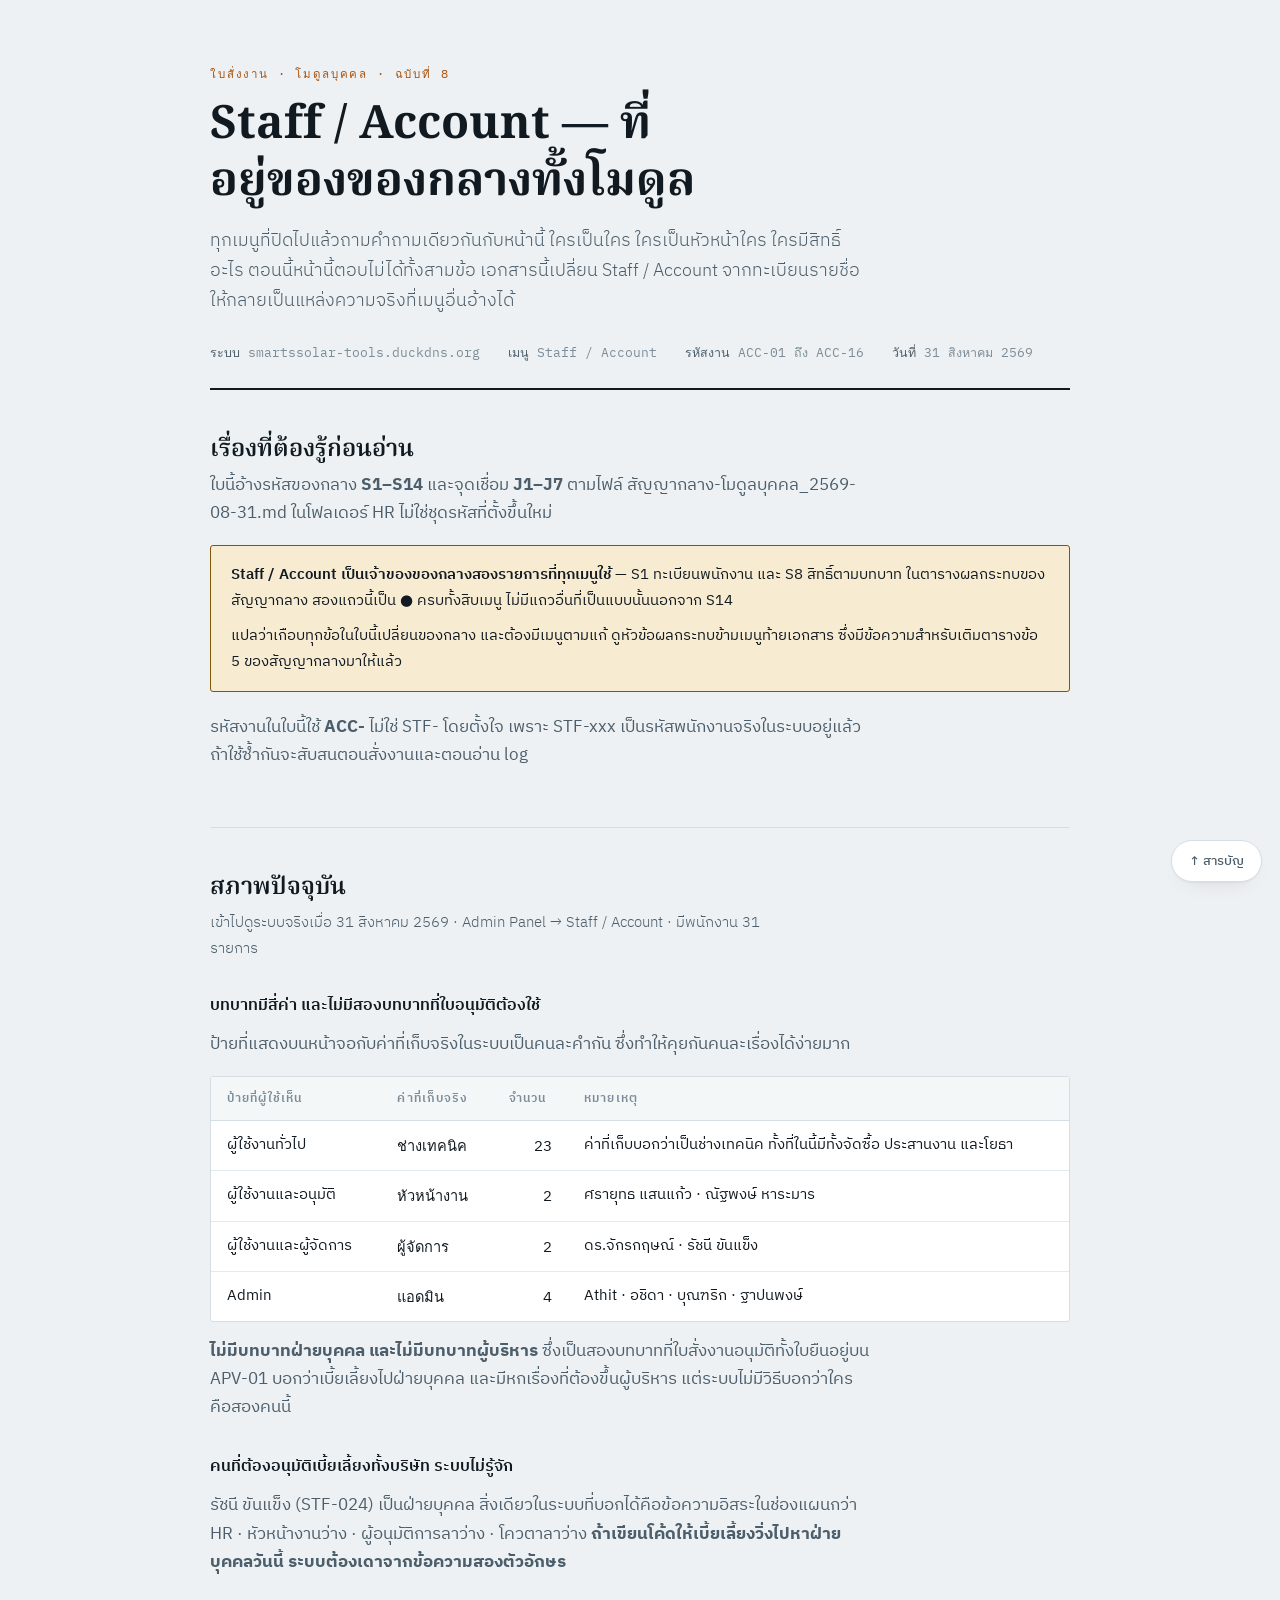
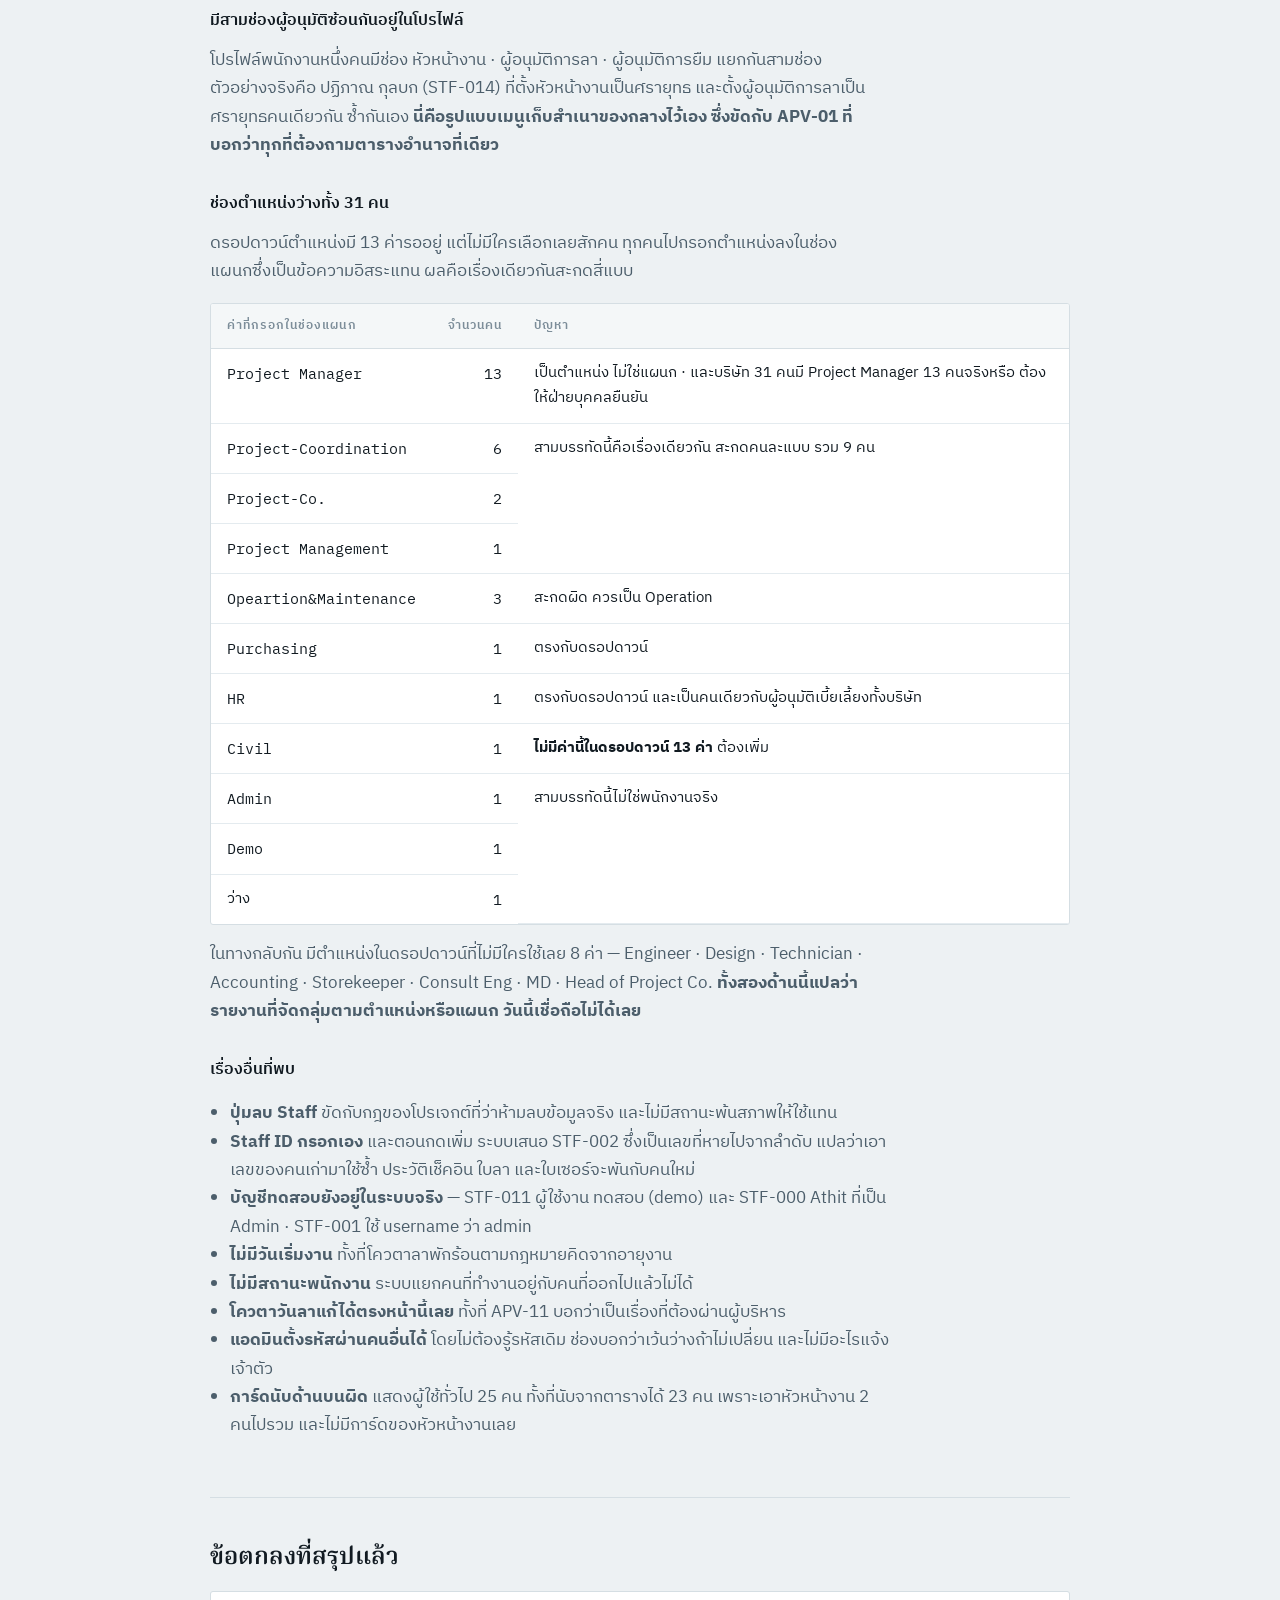
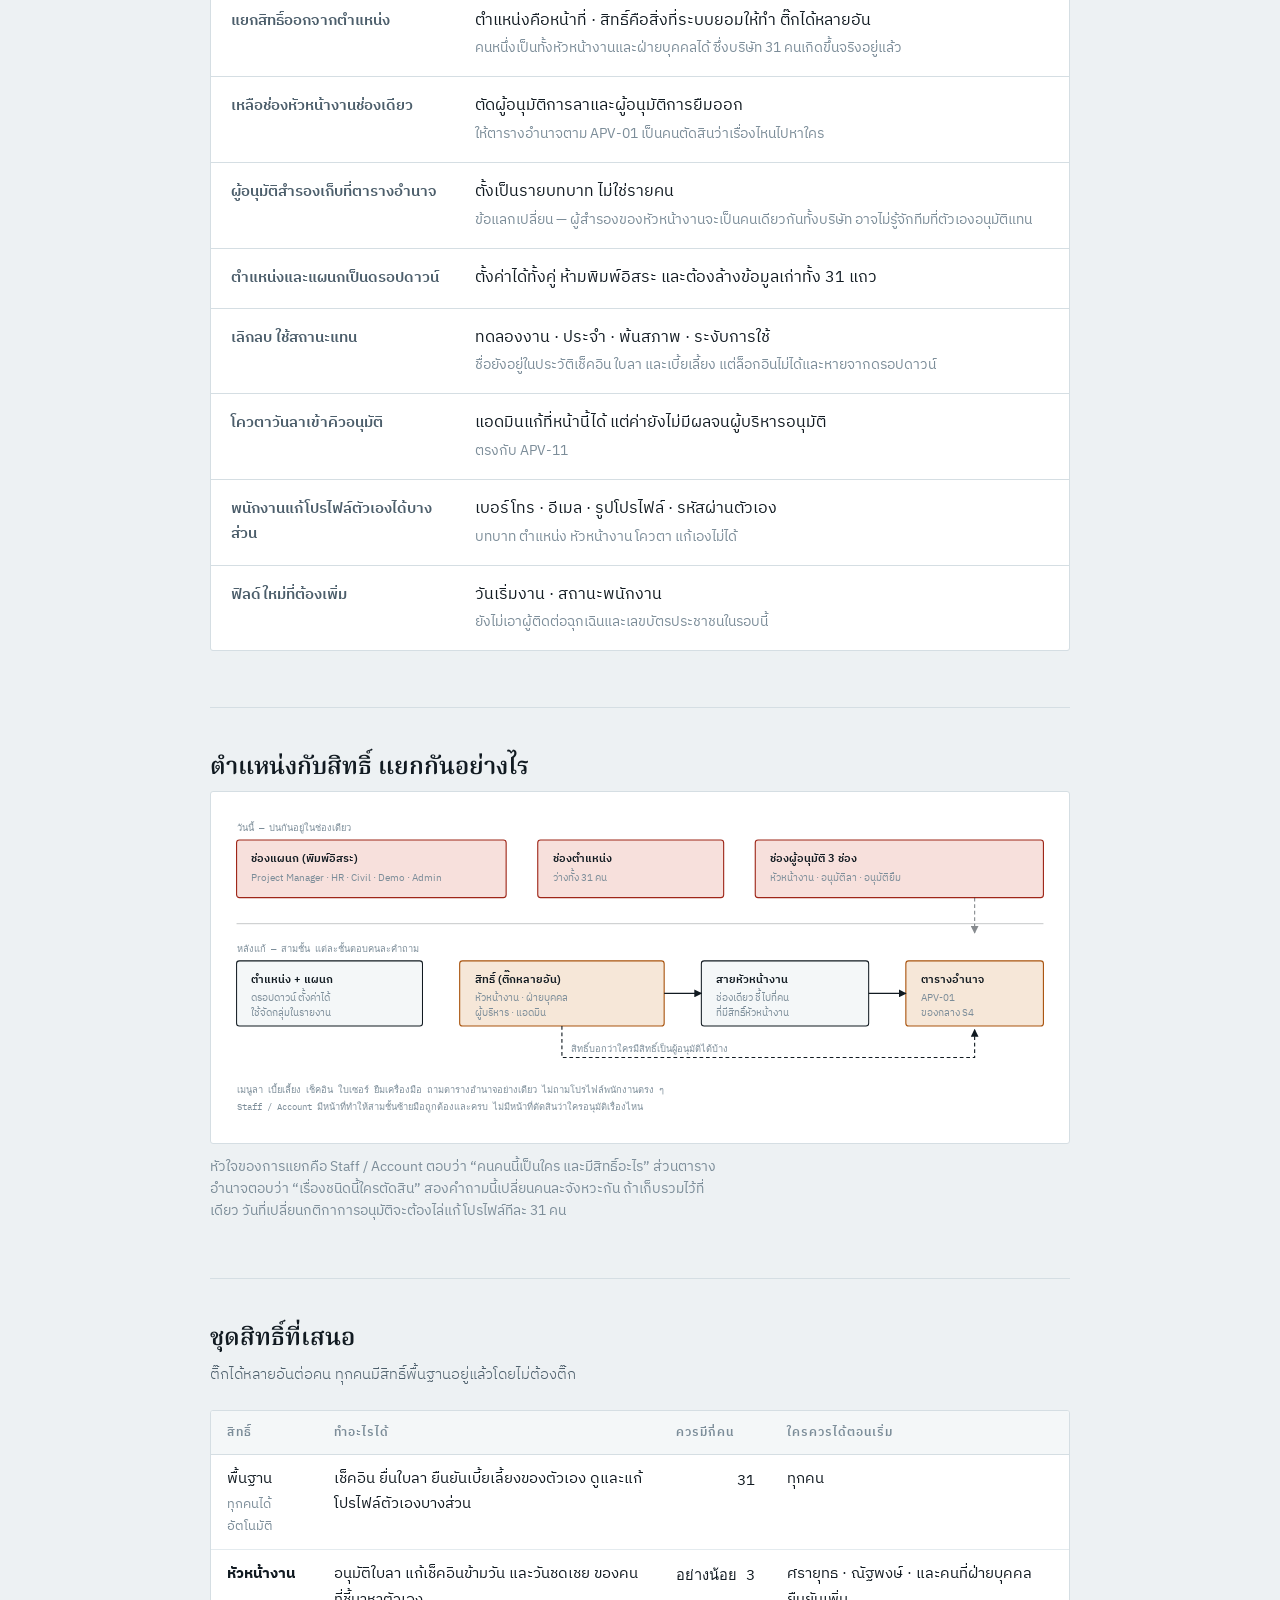
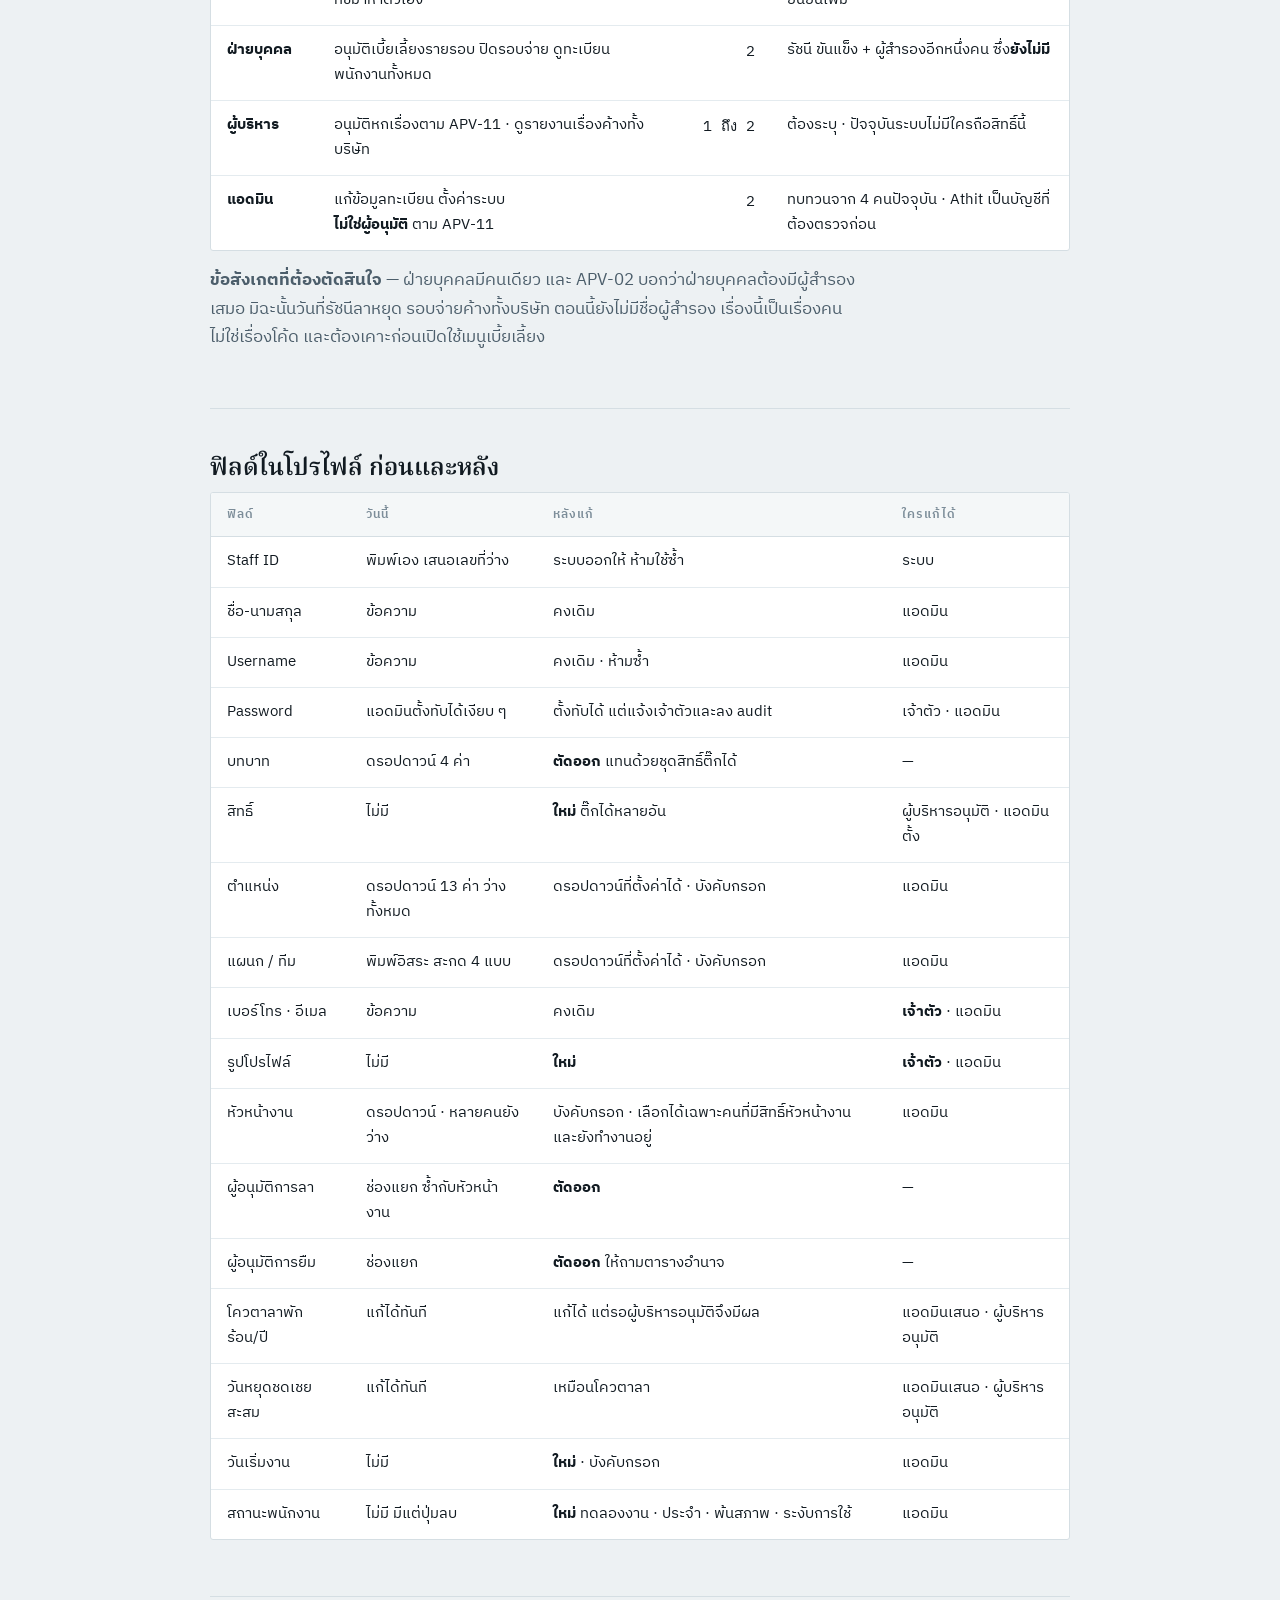
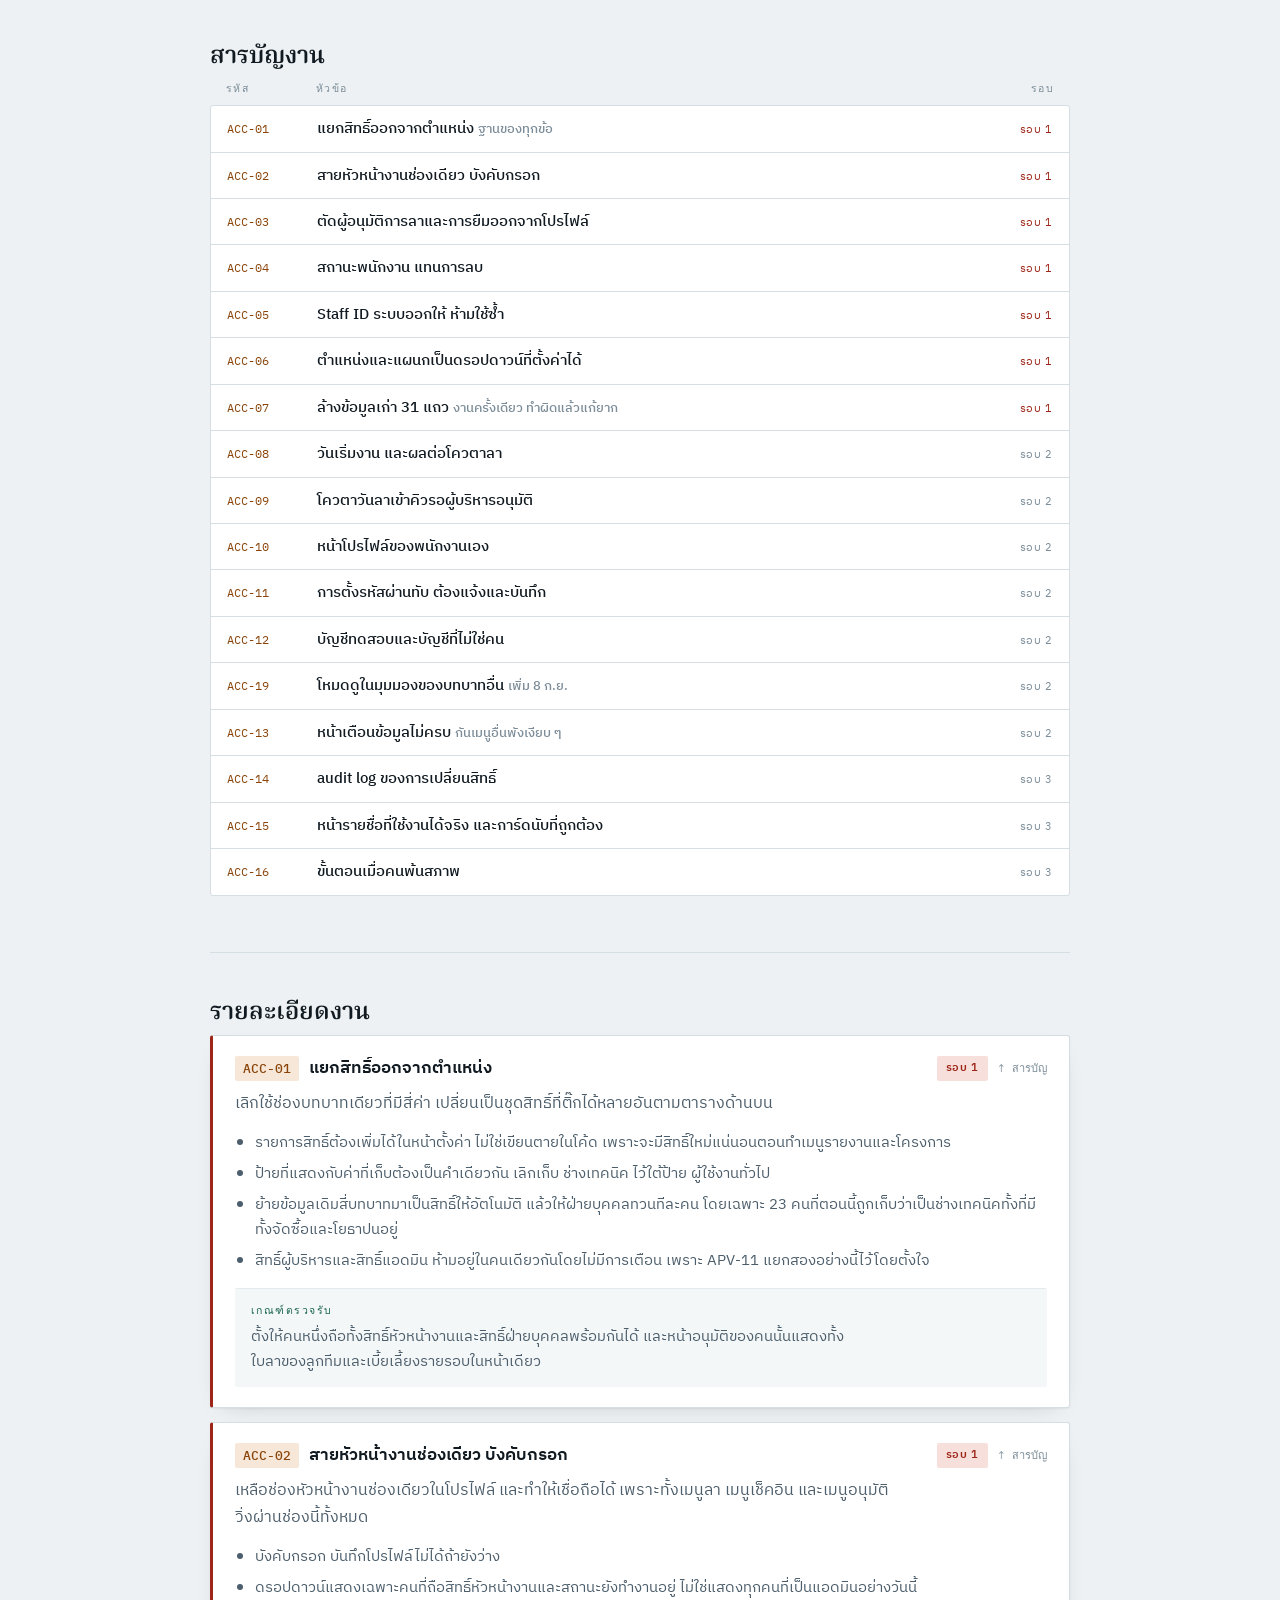
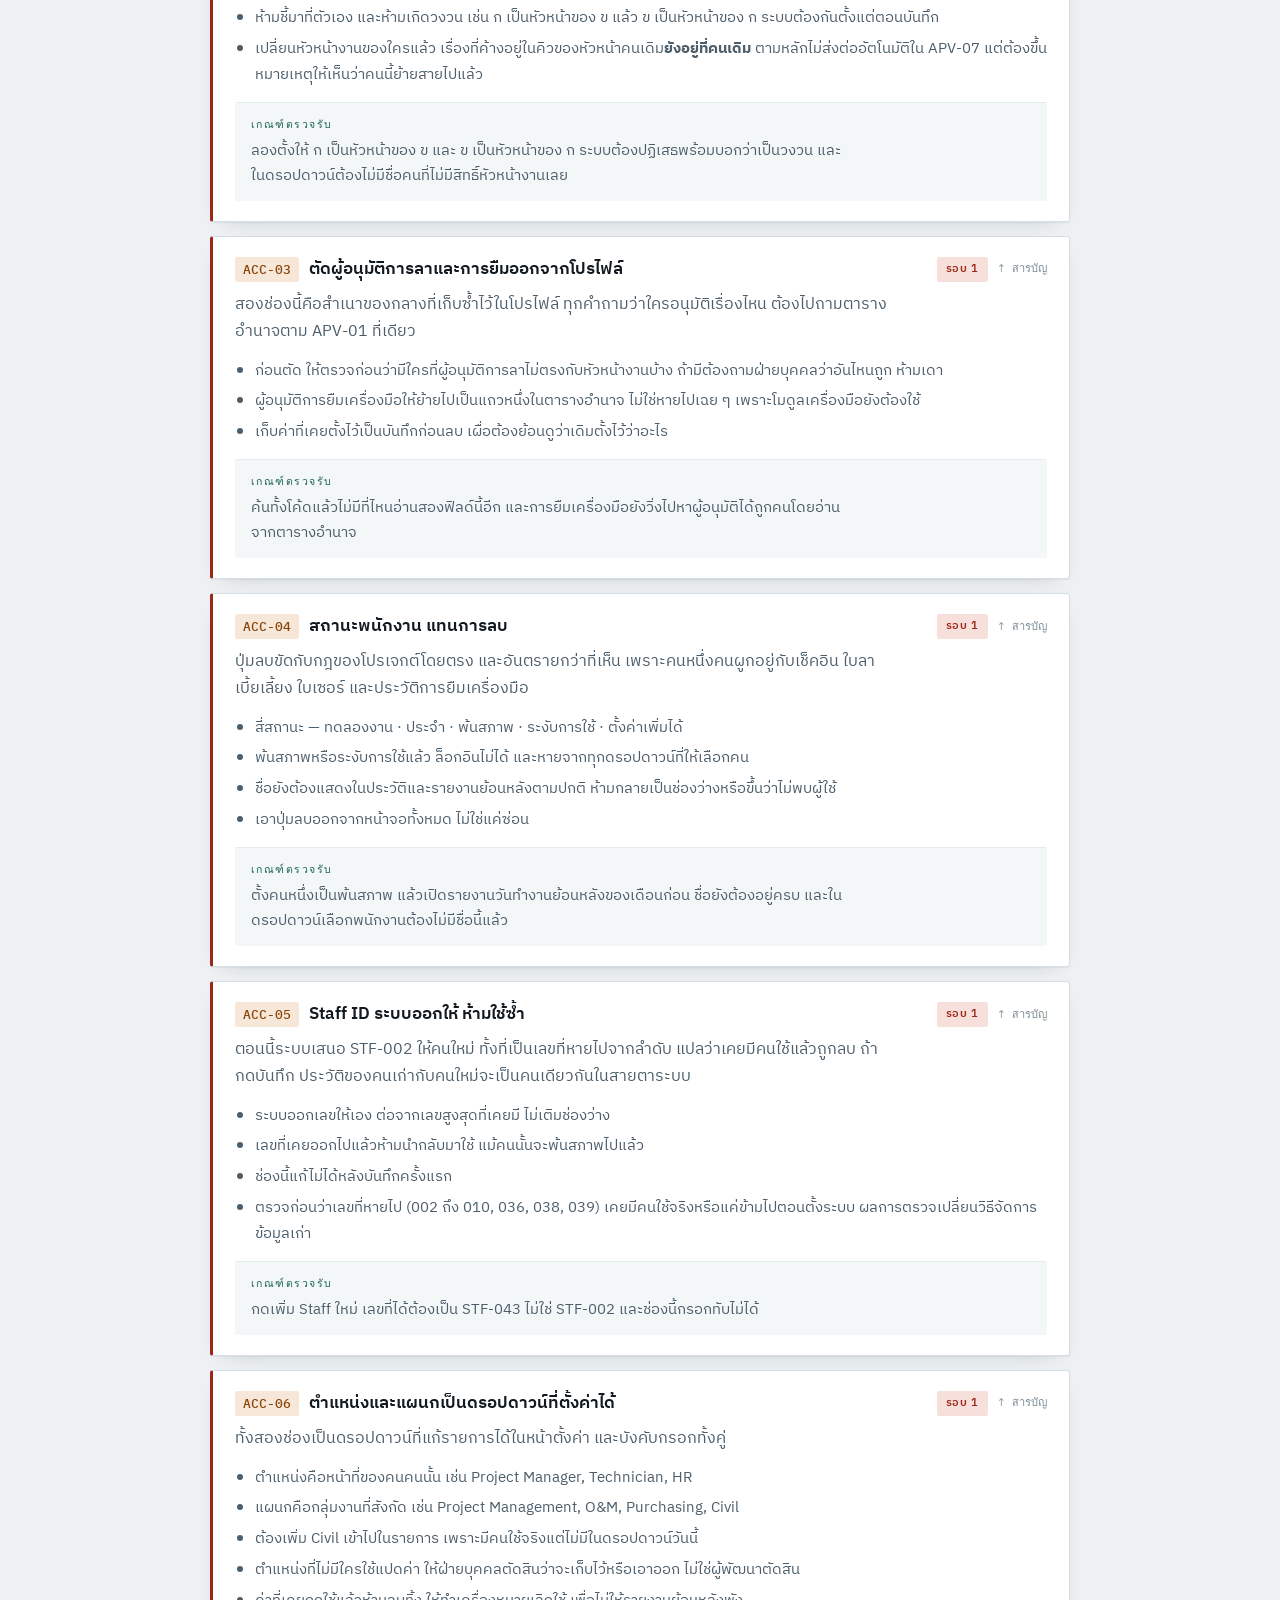
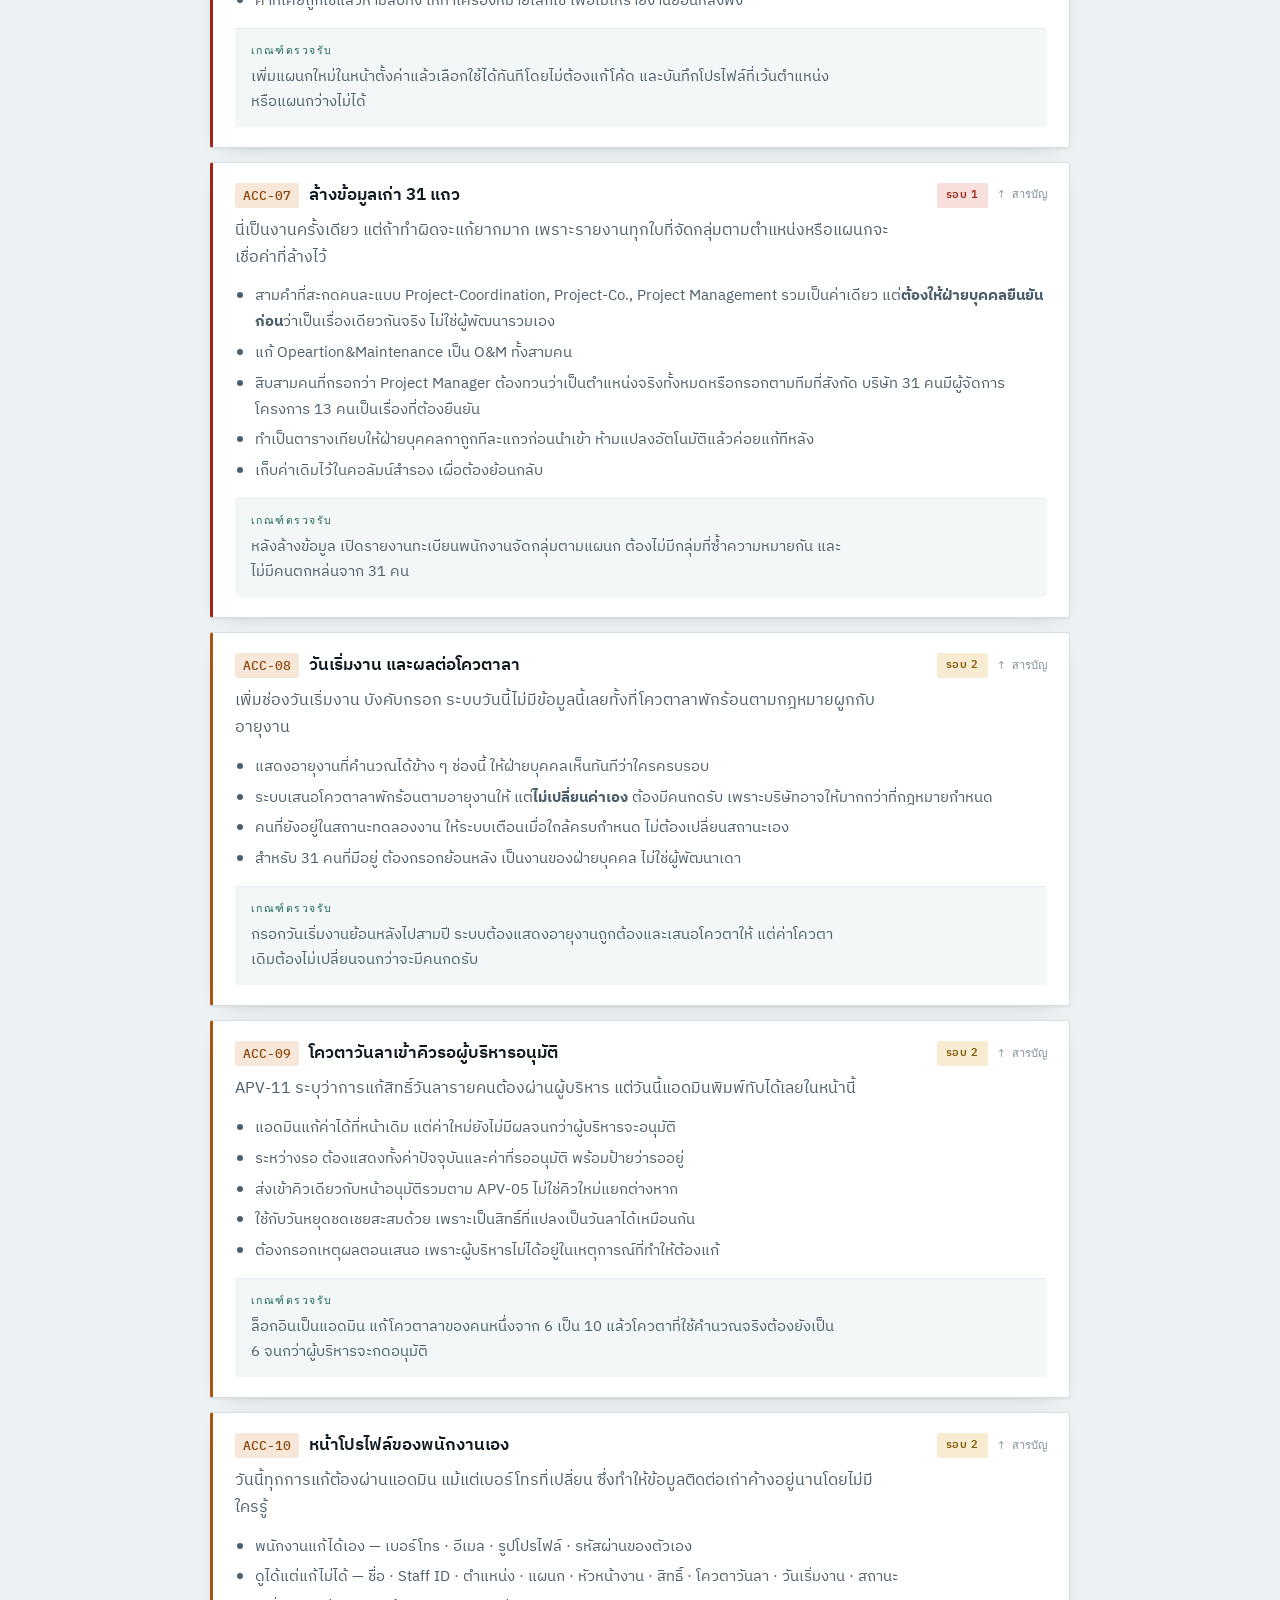
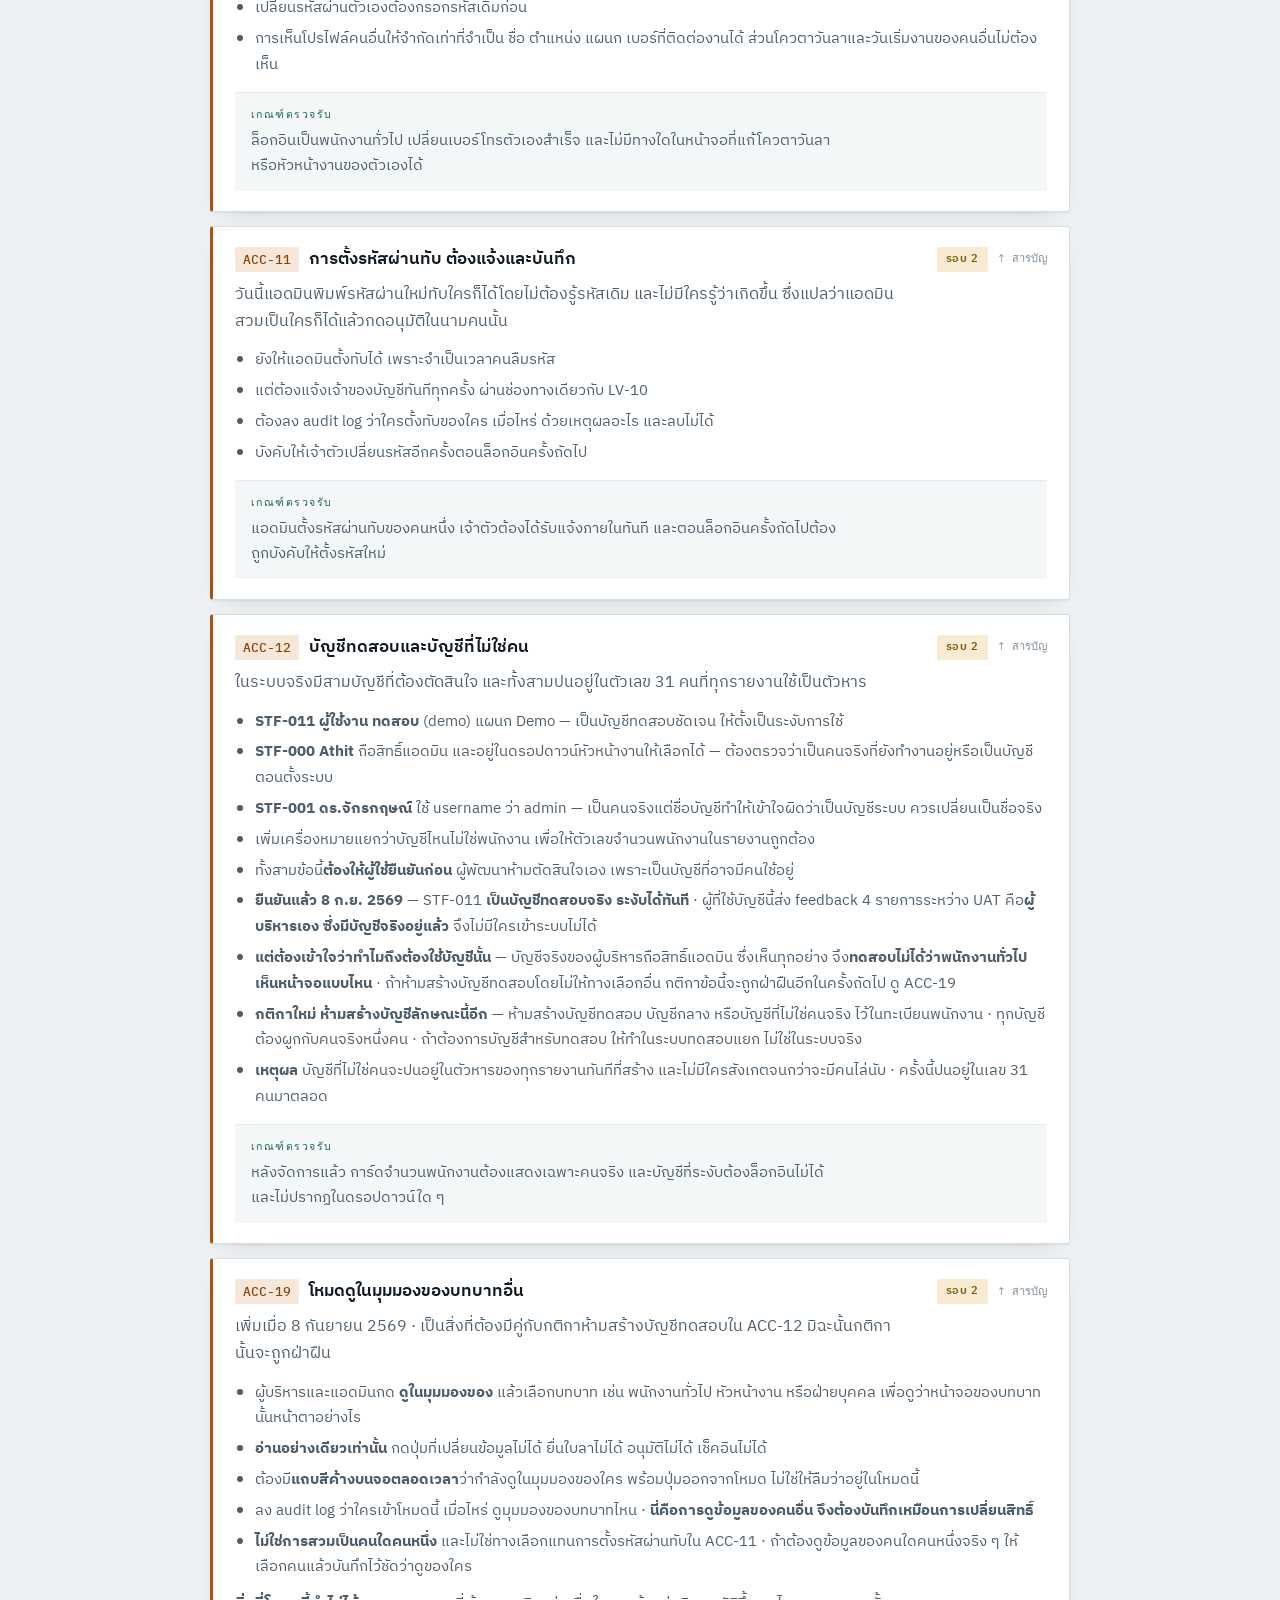
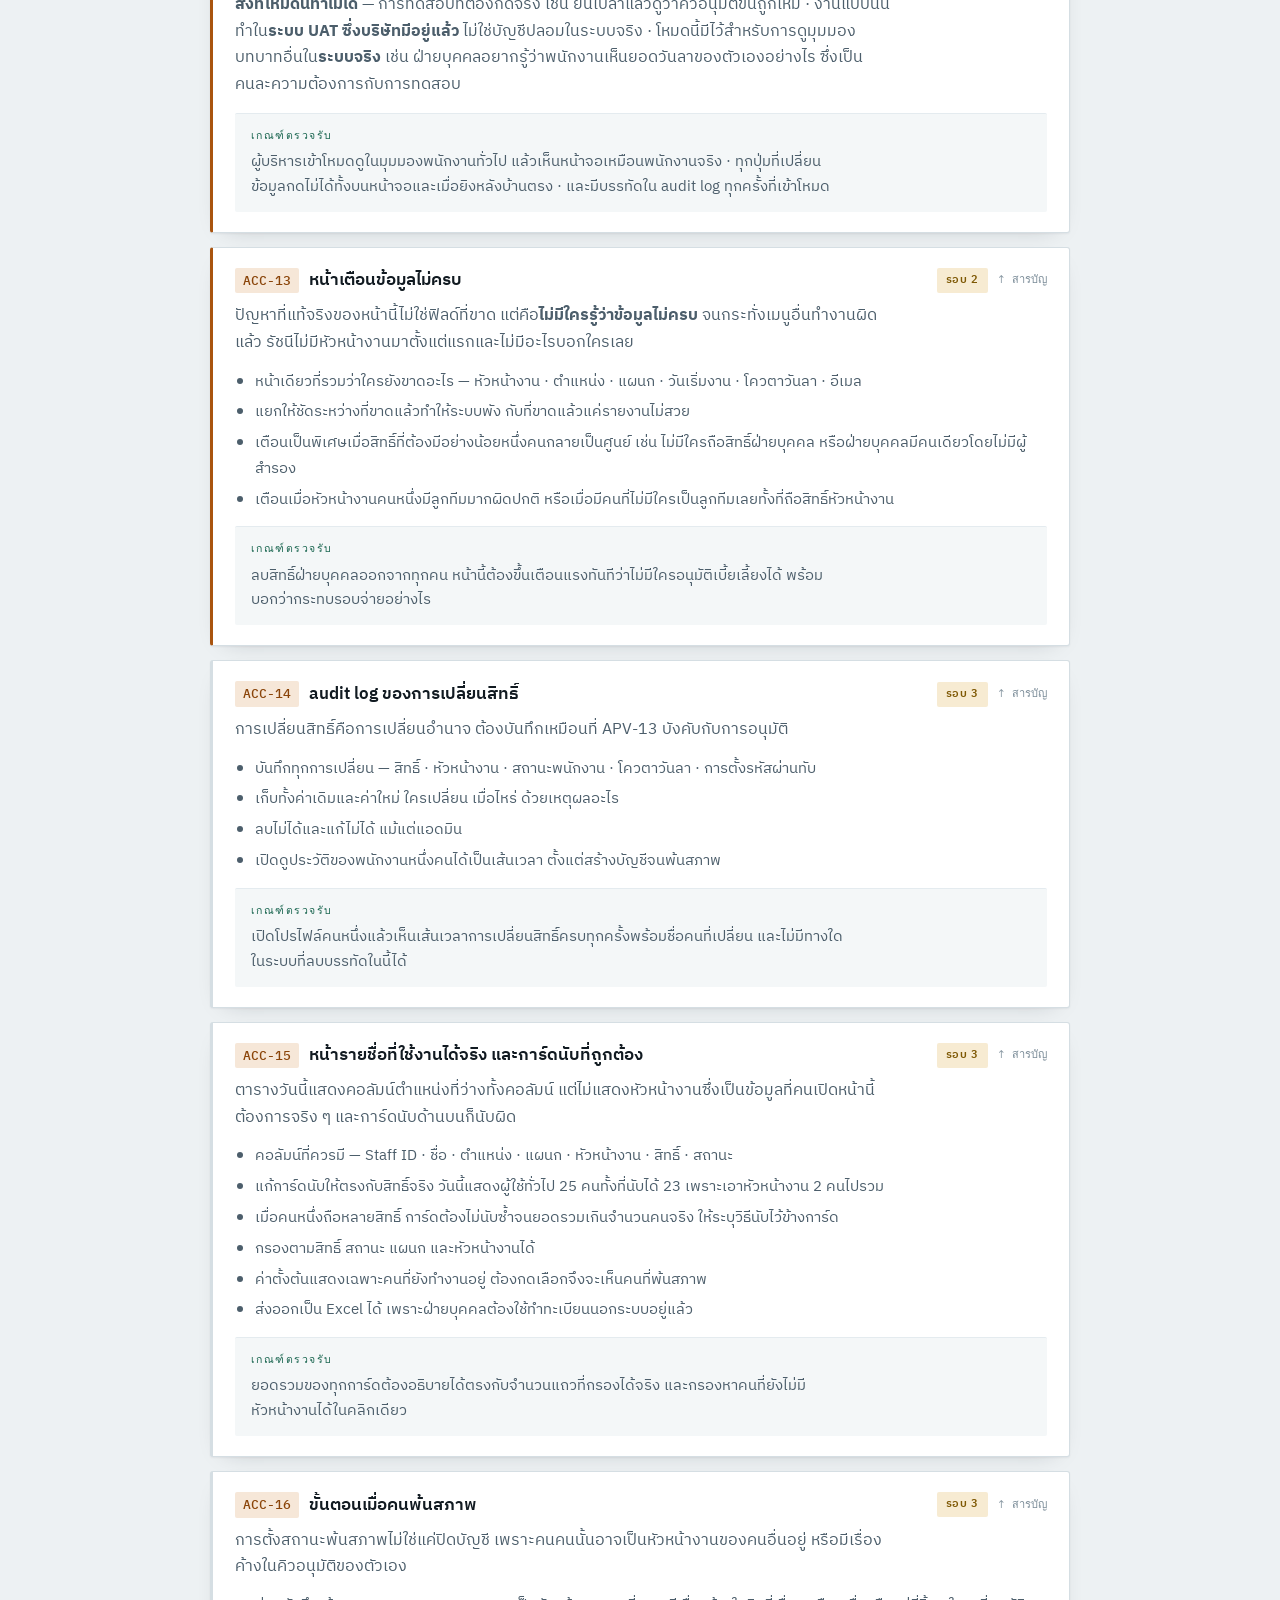
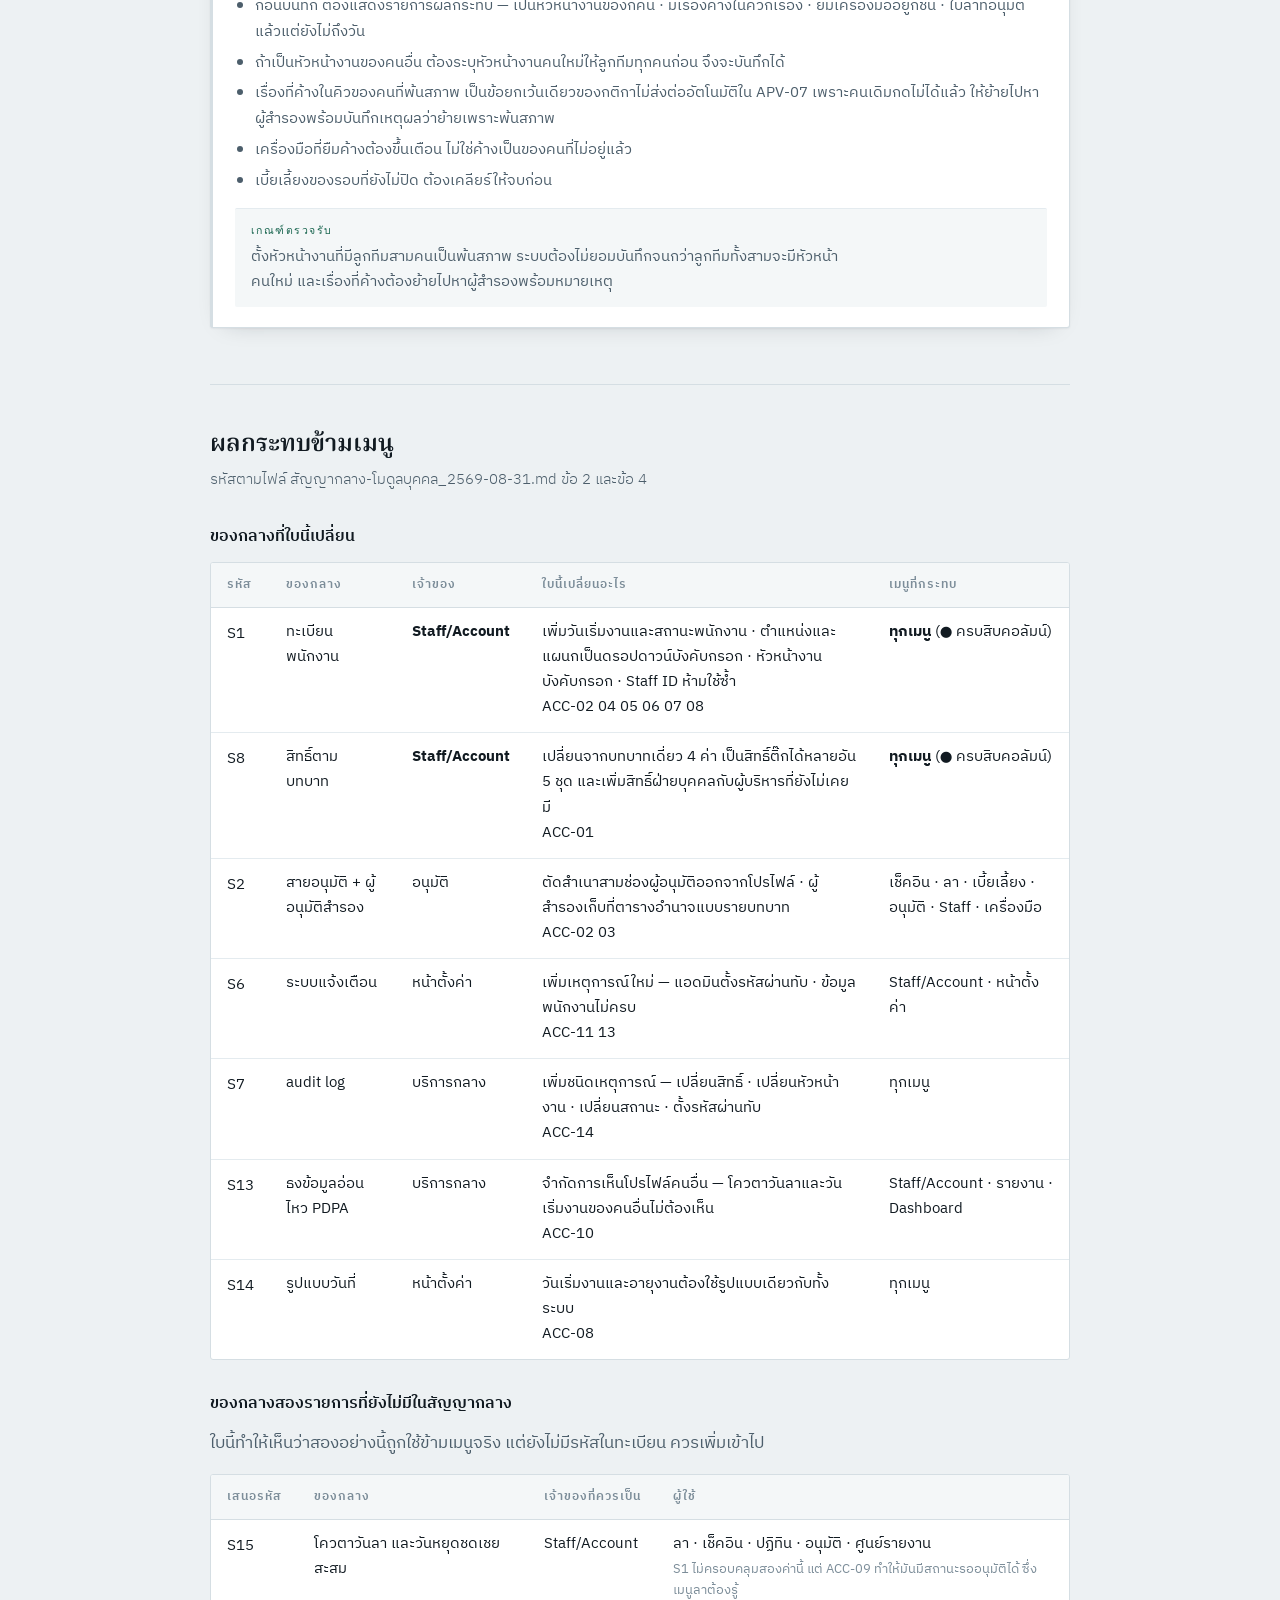
<file: docs/workorder-account.html>
<!DOCTYPE html>
<html lang="th">
<head>
<meta charset="utf-8">
<meta name="viewport" content="width=device-width, initial-scale=1">
<title>ใบสั่งงาน Staff / Account Solar Tools</title>
<link rel="preconnect" href="https://fonts.googleapis.com">
<link rel="preconnect" href="https://fonts.gstatic.com" crossorigin>
<link rel="stylesheet" href="https://fonts.googleapis.com/css2?family=IBM+Plex+Mono:wght@400;500&family=IBM+Plex+Sans+Thai:wght@300;400;500;600&family=Noto+Serif+Thai:wght@500;600;700&display=swap">

<style>
:root{
  --bg:#EDF1F3;--surface:#FFFFFF;--surface-2:#F4F7F8;
  --ink:#111A21;--ink-2:#4C5E6B;--ink-3:#7C8D99;
  --line:#D5DEE3;--line-soft:#E4EBEF;
  --accent:#A9540F;--accent-ink:#8A4409;--accent-soft:#F6E7D8;
  --critical:#9E2618;--critical-soft:#F7E0DC;
  --warn:#7E5804;--warn-soft:#F7EBD2;
  --ok:#1A6650;--ok-soft:#DDEEE7;
  --shadow:0 1px 2px rgba(17,26,33,.05), 0 8px 24px -16px rgba(17,26,33,.28);
}
@media (prefers-color-scheme: dark){
  :root:not([data-theme="light"]){
    --bg:#0C1317;--surface:#141E24;--surface-2:#1A252C;
    --ink:#E8EFF3;--ink-2:#9FB1BC;--ink-3:#758895;
    --line:#25333C;--line-soft:#1E2B33;
    --accent:#E08A42;--accent-ink:#EDA265;--accent-soft:#2C1D11;
    --critical:#E47766;--critical-soft:#301A16;
    --warn:#D9A945;--warn-soft:#2B2210;
    --ok:#54BE97;--ok-soft:#122B23;
    --shadow:0 1px 2px rgba(0,0,0,.4), 0 10px 28px -18px rgba(0,0,0,.9);
  }
}
:root[data-theme="dark"]{
  --bg:#0C1317;--surface:#141E24;--surface-2:#1A252C;
  --ink:#E8EFF3;--ink-2:#9FB1BC;--ink-3:#758895;
  --line:#25333C;--line-soft:#1E2B33;
  --accent:#E08A42;--accent-ink:#EDA265;--accent-soft:#2C1D11;
  --critical:#E47766;--critical-soft:#301A16;
  --warn:#D9A945;--warn-soft:#2B2210;
  --ok:#54BE97;--ok-soft:#122B23;
  --shadow:0 1px 2px rgba(0,0,0,.4), 0 10px 28px -18px rgba(0,0,0,.9);
}
*{box-sizing:border-box}
body{margin:0;background:var(--bg);color:var(--ink);
  font-family:"IBM Plex Sans Thai","Segoe UI",system-ui,sans-serif;
  font-size:16.5px;line-height:1.72;-webkit-font-smoothing:antialiased}
.wrap{max-width:940px;margin:0 auto;padding:clamp(24px,5vw,64px) clamp(18px,4vw,40px) 96px}

.doc-head{border-bottom:2px solid var(--ink);padding-bottom:24px;margin-bottom:44px}
.eyebrow{font-family:"IBM Plex Mono",monospace;font-size:11.5px;letter-spacing:.16em;
  text-transform:uppercase;color:var(--accent);margin:0 0 14px}
h1{font-family:"Noto Serif Thai",Georgia,serif;font-weight:700;font-size:clamp(30px,4.6vw,46px);
  line-height:1.24;margin:0 0 14px;text-wrap:balance}
.lede{font-size:17.5px;color:var(--ink-2);max-width:60ch;margin:0 0 26px;font-weight:300}
.meta{display:flex;flex-wrap:wrap;gap:8px 28px;font-family:"IBM Plex Mono",monospace;font-size:12.5px;color:var(--ink-3)}
.meta b{color:var(--ink-2);font-weight:500}

section{margin:0 0 56px}
h2{font-family:"Noto Serif Thai",Georgia,serif;font-size:24px;font-weight:600;line-height:1.35;margin:0 0 6px;text-wrap:balance}
.sec-note{color:var(--ink-2);font-size:15px;margin:0 0 22px;max-width:62ch;font-weight:300}
h3{font-size:16px;font-weight:600;margin:30px 0 12px}
p.body{color:var(--ink-2);max-width:66ch;margin:0 0 16px}

.decisions{display:grid;gap:1px;background:var(--line);border:1px solid var(--line);border-radius:3px;overflow:hidden}
.dec{background:var(--surface);padding:16px 20px;display:grid;gap:4px}
@media (min-width:680px){.dec{grid-template-columns:220px minmax(0,1fr);gap:24px;align-items:baseline}}
.dec dt{font-weight:600;font-size:14.5px;color:var(--ink-2)}
.dec dd{margin:0;font-size:15.5px}
.dec dd em{font-style:normal;color:var(--ink-3);font-size:14px;display:block;margin-top:2px}

.tablewrap{overflow-x:auto;border:1px solid var(--line);border-radius:3px;background:var(--surface)}
table{border-collapse:collapse;width:100%;min-width:560px;font-size:14.6px}
th{text-align:left;font-weight:600;font-size:11.5px;letter-spacing:.09em;text-transform:uppercase;
  color:var(--ink-3);padding:12px 16px;border-bottom:1px solid var(--line);background:var(--surface-2);white-space:nowrap}
td{padding:12px 16px;border-bottom:1px solid var(--line-soft);vertical-align:top}
tr:last-child td{border-bottom:none}
td.mono{font-family:"IBM Plex Mono",monospace;white-space:nowrap}
td small{display:block;color:var(--ink-3);font-size:12.5px;margin-top:2px}
td.num{font-family:"IBM Plex Mono",monospace;text-align:right;white-space:nowrap}

#index{scroll-margin-top:24px}
.idx{display:grid;gap:1px;background:var(--line);border:1px solid var(--line);border-radius:3px;overflow:hidden}
.idx a{display:grid;grid-template-columns:76px minmax(0,1fr) 66px;gap:14px;align-items:baseline;
  background:var(--surface);padding:10px 16px;text-decoration:none;color:inherit}
.idx a:hover,.idx a:focus{background:var(--surface-2)}
.idx code{font-family:"IBM Plex Mono",monospace;font-size:12px;color:var(--accent-ink)}
.idx b{font-weight:500;font-size:14.8px}
.idx b em{font-style:normal;color:var(--ink-3);font-size:13px}
.idx .ph{font-size:11px;text-transform:uppercase;letter-spacing:.06em;color:var(--ink-3);text-align:right;white-space:nowrap}
.idx a[data-p="1"] .ph{color:var(--critical)}
.idx-head{display:grid;grid-template-columns:76px minmax(0,1fr) 66px;gap:14px;padding:0 16px 8px;
  font-family:"IBM Plex Mono",monospace;font-size:10.5px;letter-spacing:.12em;text-transform:uppercase;color:var(--ink-3)}
.idx-head i{font-style:normal}
.idx-head i:last-child{text-align:right}

.req{scroll-margin-top:24px;background:var(--surface);border:1px solid var(--line);border-left:3px solid var(--line);
  border-radius:3px;padding:20px 22px;margin-bottom:14px;box-shadow:var(--shadow)}
.req[data-p="1"]{border-left-color:var(--critical)}
.req[data-p="2"]{border-left-color:var(--accent)}
.req-top{display:flex;flex-wrap:wrap;align-items:center;gap:10px;margin-bottom:10px}
.rid{font-family:"IBM Plex Mono",monospace;font-size:12.5px;font-weight:500;color:var(--accent-ink);
  background:var(--accent-soft);padding:2px 8px;border-radius:2px}
.req h4{font-size:17px;font-weight:600;margin:0;flex:1 1 240px;line-height:1.45}
.chip{font-size:11px;font-weight:600;letter-spacing:.06em;text-transform:uppercase;padding:3px 9px;border-radius:2px;white-space:nowrap}
.chip.p1{background:var(--critical-soft);color:var(--critical)}
.chip.p2{background:var(--warn-soft);color:var(--warn)}
.back{margin-left:auto;font-family:"IBM Plex Mono",monospace;font-size:11px;color:var(--ink-3);
  text-decoration:none;white-space:nowrap;border-bottom:1px solid transparent}
.back:hover,.back:focus{color:var(--accent-ink);border-bottom-color:var(--accent)}
.req p{margin:0 0 12px;color:var(--ink-2);font-size:15.5px;max-width:66ch}
.req ul{margin:0 0 12px;padding-left:20px;color:var(--ink-2);font-size:15px}
.req li{margin-bottom:5px}
.req > :last-child{margin-bottom:0}
.accept{background:var(--surface-2);border-radius:2px;padding:12px 16px;margin-top:14px;border-top:1px solid var(--line-soft)}
.accept b{display:block;font-family:"IBM Plex Mono",monospace;font-size:10.5px;letter-spacing:.14em;
  text-transform:uppercase;color:var(--ok);margin-bottom:6px;font-weight:500}
.accept p{margin:0;font-size:14.5px;color:var(--ink-2)}

figure{margin:0 0 8px}
figure svg{width:100%;max-width:100%;height:auto;display:block;color:var(--ink)}
figcaption{font-size:13.5px;color:var(--ink-3);margin-top:12px;line-height:1.65;max-width:64ch}
.dg{background:var(--surface);border:1px solid var(--line);border-radius:3px;padding:22px 20px;overflow-x:auto}
svg .n{fill:var(--surface-2);stroke:currentColor;stroke-width:1.1}
svg .n-q{fill:var(--accent-soft);stroke:var(--accent);stroke-width:1.2}
svg .n-x{fill:var(--critical-soft);stroke:var(--critical);stroke-width:1.2}
svg text{font-family:"IBM Plex Sans Thai",sans-serif;fill:currentColor}
svg .tm{font-size:12px;font-weight:600}
svg .ts{font-size:10.5px;fill:var(--ink-3)}
svg .tl{font-family:"IBM Plex Mono",monospace;font-size:10px;fill:var(--ink-3)}
svg .ln{stroke:currentColor;stroke-width:1.2;fill:none}

.log{border-top:1px solid var(--line);padding-top:6px}
.log-item{display:grid;gap:2px;padding:14px 0;border-bottom:1px solid var(--line-soft)}
@media (min-width:680px){.log-item{grid-template-columns:1fr 200px;gap:24px;align-items:baseline}}
.log-item b{font-weight:600;font-size:15.5px}
.log-item span{color:var(--ink-3);font-size:14px}
.log-item i{font-style:normal;color:var(--ink-2);font-size:14.5px;display:block;margin-top:2px}

.callout{background:var(--warn-soft);border:1px solid var(--warn);border-radius:3px;padding:16px 20px;margin:0 0 22px}
.callout p{margin:0;color:var(--ink);font-size:15px}
.callout p + p{margin-top:10px}
.callout b{font-weight:600}

.backtop{position:fixed;right:18px;bottom:18px;z-index:5;background:var(--surface);border:1px solid var(--line);
  border-radius:999px;padding:9px 17px;font-size:13px;font-weight:500;color:var(--ink-2);
  text-decoration:none;box-shadow:var(--shadow);white-space:nowrap}
.backtop:hover,.backtop:focus{color:var(--accent-ink);border-color:var(--accent)}
@media print{.backtop,.back{display:none}}
:focus-visible{outline:2px solid var(--accent);outline-offset:2px}
hr.rule{border:none;border-top:1px solid var(--line);margin:0 0 44px}
</style>
</head>
<body>
<div class="wrap">

<header class="doc-head">
  <p class="eyebrow">ใบสั่งงาน · โมดูลบุคคล · ฉบับที่ 8</p>
  <h1>Staff / Account — ที่อยู่ของของกลางทั้งโมดูล</h1>
  <p class="lede">ทุกเมนูที่ปิดไปแล้วถามคำถามเดียวกันกับหน้านี้ ใครเป็นใคร ใครเป็นหัวหน้าใคร ใครมีสิทธิ์อะไร ตอนนี้หน้านี้ตอบไม่ได้ทั้งสามข้อ เอกสารนี้เปลี่ยน Staff / Account จากทะเบียนรายชื่อ ให้กลายเป็นแหล่งความจริงที่เมนูอื่นอ้างได้</p>
  <div class="meta">
    <span><b>ระบบ</b> smartssolar-tools.duckdns.org</span>
    <span><b>เมนู</b> Staff / Account</span>
    <span><b>รหัสงาน</b> ACC-01 ถึง ACC-16</span>
    <span><b>วันที่</b> 31 สิงหาคม 2569</span>
  </div>
</header>

<section>
  <h2>เรื่องที่ต้องรู้ก่อนอ่าน</h2>
  <p class="body">ใบนี้อ้างรหัสของกลาง <b>S1–S14</b> และจุดเชื่อม <b>J1–J7</b> ตามไฟล์ <span class="mono">สัญญากลาง-โมดูลบุคคล_2569-08-31.md</span> ในโฟลเดอร์ HR ไม่ใช่ชุดรหัสที่ตั้งขึ้นใหม่</p>
  <div class="callout">
    <p><b>Staff / Account เป็นเจ้าของของกลางสองรายการที่ทุกเมนูใช้</b> — S1 ทะเบียนพนักงาน และ S8 สิทธิ์ตามบทบาท ในตารางผลกระทบของสัญญากลาง สองแถวนี้เป็น ● ครบทั้งสิบเมนู ไม่มีแถวอื่นที่เป็นแบบนั้นนอกจาก S14</p>
    <p>แปลว่าเกือบทุกข้อในใบนี้เปลี่ยนของกลาง และต้องมีเมนูตามแก้ ดูหัวข้อผลกระทบข้ามเมนูท้ายเอกสาร ซึ่งมีข้อความสำหรับเติมตารางข้อ 5 ของสัญญากลางมาให้แล้ว</p>
  </div>
  <p class="body">รหัสงานในใบนี้ใช้ <b>ACC-</b> ไม่ใช่ STF- โดยตั้งใจ เพราะ STF-xxx เป็นรหัสพนักงานจริงในระบบอยู่แล้ว ถ้าใช้ซ้ำกันจะสับสนตอนสั่งงานและตอนอ่าน log</p>
</section>

<hr class="rule">

<section>
  <h2>สภาพปัจจุบัน</h2>
  <p class="sec-note">เข้าไปดูระบบจริงเมื่อ 31 สิงหาคม 2569 · Admin Panel → Staff / Account · มีพนักงาน 31 รายการ</p>

  <h3>บทบาทมีสี่ค่า และไม่มีสองบทบาทที่ใบอนุมัติต้องใช้</h3>
  <p class="body">ป้ายที่แสดงบนหน้าจอกับค่าที่เก็บจริงในระบบเป็นคนละคำกัน ซึ่งทำให้คุยกันคนละเรื่องได้ง่ายมาก</p>
  <div class="tablewrap">
    <table>
      <thead><tr><th>ป้ายที่ผู้ใช้เห็น</th><th>ค่าที่เก็บจริง</th><th>จำนวน</th><th>หมายเหตุ</th></tr></thead>
      <tbody>
        <tr><td>ผู้ใช้งานทั่วไป</td><td class="mono">ช่างเทคนิค</td><td class="num">23</td><td>ค่าที่เก็บบอกว่าเป็นช่างเทคนิค ทั้งที่ในนี้มีทั้งจัดซื้อ ประสานงาน และโยธา</td></tr>
        <tr><td>ผู้ใช้งานและอนุมัติ</td><td class="mono">หัวหน้างาน</td><td class="num">2</td><td>ศรายุทธ แสนแก้ว · ณัฐพงษ์ หาระมาร</td></tr>
        <tr><td>ผู้ใช้งานและผู้จัดการ</td><td class="mono">ผู้จัดการ</td><td class="num">2</td><td>ดร.จักรกฤษณ์ · รัชนี ขันแข็ง</td></tr>
        <tr><td>Admin</td><td class="mono">แอดมิน</td><td class="num">4</td><td>Athit · อชิดา · บุณฑริก · ฐาปนพงษ์</td></tr>
      </tbody>
    </table>
  </div>
  <p class="body" style="margin-top:16px"><b>ไม่มีบทบาทฝ่ายบุคคล และไม่มีบทบาทผู้บริหาร</b> ซึ่งเป็นสองบทบาทที่ใบสั่งงานอนุมัติทั้งใบยืนอยู่บน APV-01 บอกว่าเบี้ยเลี้ยงไปฝ่ายบุคคล และมีหกเรื่องที่ต้องขึ้นผู้บริหาร แต่ระบบไม่มีวิธีบอกว่าใครคือสองคนนี้</p>

  <h3>คนที่ต้องอนุมัติเบี้ยเลี้ยงทั้งบริษัท ระบบไม่รู้จัก</h3>
  <p class="body">รัชนี ขันแข็ง (STF-024) เป็นฝ่ายบุคคล สิ่งเดียวในระบบที่บอกได้คือข้อความอิสระในช่องแผนกว่า <span class="mono">HR</span> · หัวหน้างานว่าง · ผู้อนุมัติการลาว่าง · โควตาลาว่าง <b>ถ้าเขียนโค้ดให้เบี้ยเลี้ยงวิ่งไปหาฝ่ายบุคคลวันนี้ ระบบต้องเดาจากข้อความสองตัวอักษร</b></p>

  <h3>มีสามช่องผู้อนุมัติซ้อนกันอยู่ในโปรไฟล์</h3>
  <p class="body">โปรไฟล์พนักงานหนึ่งคนมีช่อง หัวหน้างาน · ผู้อนุมัติการลา · ผู้อนุมัติการยืม แยกกันสามช่อง ตัวอย่างจริงคือ ปฏิภาณ กุลบก (STF-014) ที่ตั้งหัวหน้างานเป็นศรายุทธ และตั้งผู้อนุมัติการลาเป็นศรายุทธคนเดียวกัน ซ้ำกันเอง <b>นี่คือรูปแบบเมนูเก็บสำเนาของกลางไว้เอง ซึ่งขัดกับ APV-01 ที่บอกว่าทุกที่ต้องถามตารางอำนาจที่เดียว</b></p>

  <h3>ช่องตำแหน่งว่างทั้ง 31 คน</h3>
  <p class="body">ดรอปดาวน์ตำแหน่งมี 13 ค่ารออยู่ แต่ไม่มีใครเลือกเลยสักคน ทุกคนไปกรอกตำแหน่งลงในช่องแผนกซึ่งเป็นข้อความอิสระแทน ผลคือเรื่องเดียวกันสะกดสี่แบบ</p>
  <div class="tablewrap">
    <table>
      <thead><tr><th>ค่าที่กรอกในช่องแผนก</th><th>จำนวนคน</th><th>ปัญหา</th></tr></thead>
      <tbody>
        <tr><td class="mono">Project Manager</td><td class="num">13</td><td>เป็นตำแหน่ง ไม่ใช่แผนก · และบริษัท 31 คนมี Project Manager 13 คนจริงหรือ ต้องให้ฝ่ายบุคคลยืนยัน</td></tr>
        <tr><td class="mono">Project-Coordination</td><td class="num">6</td><td rowspan="3">สามบรรทัดนี้คือเรื่องเดียวกัน สะกดคนละแบบ รวม 9 คน</td></tr>
        <tr><td class="mono">Project-Co.</td><td class="num">2</td></tr>
        <tr><td class="mono">Project Management</td><td class="num">1</td></tr>
        <tr><td class="mono">Opeartion&amp;Maintenance</td><td class="num">3</td><td>สะกดผิด ควรเป็น Operation</td></tr>
        <tr><td class="mono">Purchasing</td><td class="num">1</td><td>ตรงกับดรอปดาวน์</td></tr>
        <tr><td class="mono">HR</td><td class="num">1</td><td>ตรงกับดรอปดาวน์ และเป็นคนเดียวกับผู้อนุมัติเบี้ยเลี้ยงทั้งบริษัท</td></tr>
        <tr><td class="mono">Civil</td><td class="num">1</td><td><b>ไม่มีค่านี้ในดรอปดาวน์ 13 ค่า</b> ต้องเพิ่ม</td></tr>
        <tr><td class="mono">Admin</td><td class="num">1</td><td rowspan="3">สามบรรทัดนี้ไม่ใช่พนักงานจริง</td></tr>
        <tr><td class="mono">Demo</td><td class="num">1</td></tr>
        <tr><td>ว่าง</td><td class="num">1</td></tr>
      </tbody>
    </table>
  </div>
  <p class="body" style="margin-top:16px">ในทางกลับกัน มีตำแหน่งในดรอปดาวน์ที่ไม่มีใครใช้เลย 8 ค่า — Engineer · Design · Technician · Accounting · Storekeeper · Consult Eng · MD · Head of Project Co. <b>ทั้งสองด้านนี้แปลว่ารายงานที่จัดกลุ่มตามตำแหน่งหรือแผนก วันนี้เชื่อถือไม่ได้เลย</b></p>

  <h3>เรื่องอื่นที่พบ</h3>
  <ul style="color:var(--ink-2);max-width:68ch;padding-left:20px">
    <li><b>ปุ่มลบ Staff</b> ขัดกับกฎของโปรเจกต์ที่ว่าห้ามลบข้อมูลจริง และไม่มีสถานะพ้นสภาพให้ใช้แทน</li>
    <li><b>Staff ID กรอกเอง</b> และตอนกดเพิ่ม ระบบเสนอ <span class="mono">STF-002</span> ซึ่งเป็นเลขที่หายไปจากลำดับ แปลว่าเอาเลขของคนเก่ามาใช้ซ้ำ ประวัติเช็คอิน ใบลา และใบเซอร์จะพันกับคนใหม่</li>
    <li><b>บัญชีทดสอบยังอยู่ในระบบจริง</b> — STF-011 ผู้ใช้งาน ทดสอบ (<span class="mono">demo</span>) และ STF-000 Athit ที่เป็น Admin · STF-001 ใช้ username ว่า <span class="mono">admin</span></li>
    <li><b>ไม่มีวันเริ่มงาน</b> ทั้งที่โควตาลาพักร้อนตามกฎหมายคิดจากอายุงาน</li>
    <li><b>ไม่มีสถานะพนักงาน</b> ระบบแยกคนที่ทำงานอยู่กับคนที่ออกไปแล้วไม่ได้</li>
    <li><b>โควตาวันลาแก้ได้ตรงหน้านี้เลย</b> ทั้งที่ APV-11 บอกว่าเป็นเรื่องที่ต้องผ่านผู้บริหาร</li>
    <li><b>แอดมินตั้งรหัสผ่านคนอื่นได้</b> โดยไม่ต้องรู้รหัสเดิม ช่องบอกว่าเว้นว่างถ้าไม่เปลี่ยน และไม่มีอะไรแจ้งเจ้าตัว</li>
    <li><b>การ์ดนับด้านบนผิด</b> แสดงผู้ใช้ทั่วไป 25 คน ทั้งที่นับจากตารางได้ 23 คน เพราะเอาหัวหน้างาน 2 คนไปรวม และไม่มีการ์ดของหัวหน้างานเลย</li>
  </ul>
</section>

<hr class="rule">

<section>
  <h2>ข้อตกลงที่สรุปแล้ว</h2>
  <dl class="decisions">
    <div class="dec"><dt>แยกสิทธิ์ออกจากตำแหน่ง</dt><dd>ตำแหน่งคือหน้าที่ · สิทธิ์คือสิ่งที่ระบบยอมให้ทำ ติ๊กได้หลายอัน<em>คนหนึ่งเป็นทั้งหัวหน้างานและฝ่ายบุคคลได้ ซึ่งบริษัท 31 คนเกิดขึ้นจริงอยู่แล้ว</em></dd></div>
    <div class="dec"><dt>เหลือช่องหัวหน้างานช่องเดียว</dt><dd>ตัดผู้อนุมัติการลาและผู้อนุมัติการยืมออก<em>ให้ตารางอำนาจตาม APV-01 เป็นคนตัดสินว่าเรื่องไหนไปหาใคร</em></dd></div>
    <div class="dec"><dt>ผู้อนุมัติสำรองเก็บที่ตารางอำนาจ</dt><dd>ตั้งเป็นรายบทบาท ไม่ใช่รายคน<em>ข้อแลกเปลี่ยน — ผู้สำรองของหัวหน้างานจะเป็นคนเดียวกันทั้งบริษัท อาจไม่รู้จักทีมที่ตัวเองอนุมัติแทน</em></dd></div>
    <div class="dec"><dt>ตำแหน่งและแผนกเป็นดรอปดาวน์</dt><dd>ตั้งค่าได้ทั้งคู่ ห้ามพิมพ์อิสระ และต้องล้างข้อมูลเก่าทั้ง 31 แถว</dd></div>
    <div class="dec"><dt>เลิกลบ ใช้สถานะแทน</dt><dd>ทดลองงาน · ประจำ · พ้นสภาพ · ระงับการใช้<em>ชื่อยังอยู่ในประวัติเช็คอิน ใบลา และเบี้ยเลี้ยง แต่ล็อกอินไม่ได้และหายจากดรอปดาวน์</em></dd></div>
    <div class="dec"><dt>โควตาวันลาเข้าคิวอนุมัติ</dt><dd>แอดมินแก้ที่หน้านี้ได้ แต่ค่ายังไม่มีผลจนผู้บริหารอนุมัติ<em>ตรงกับ APV-11</em></dd></div>
    <div class="dec"><dt>พนักงานแก้โปรไฟล์ตัวเองได้บางส่วน</dt><dd>เบอร์โทร · อีเมล · รูปโปรไฟล์ · รหัสผ่านตัวเอง<em>บทบาท ตำแหน่ง หัวหน้างาน โควตา แก้เองไม่ได้</em></dd></div>
    <div class="dec"><dt>ฟิลด์ใหม่ที่ต้องเพิ่ม</dt><dd>วันเริ่มงาน · สถานะพนักงาน<em>ยังไม่เอาผู้ติดต่อฉุกเฉินและเลขบัตรประชาชนในรอบนี้</em></dd></div>
  </dl>
</section>

<hr class="rule">

<section>
  <h2>ตำแหน่งกับสิทธิ์ แยกกันอย่างไร</h2>
  <figure>
    <div class="dg">
      <svg viewBox="0 0 880 330" role="img" aria-label="แผนภาพแยกตำแหน่งออกจากสิทธิ์ และส่งต่อไปยังตารางอำนาจอนุมัติ">
        <defs>
          <marker id="ar4" viewBox="0 0 10 10" refX="9" refY="5" markerWidth="7" markerHeight="7" orient="auto-start-reverse">
            <path d="M0 0 L10 5 L0 10 z" fill="currentColor"/>
          </marker>
        </defs>

        <text class="tl" x="6" y="18">วันนี้ — ปนกันอยู่ในช่องเดียว</text>
        <rect class="n-x" x="6" y="28" width="290" height="62" rx="3"/>
        <text class="tm" x="22" y="52">ช่องแผนก (พิมพ์อิสระ)</text>
        <text class="ts" x="22" y="72">Project Manager · HR · Civil · Demo · Admin</text>

        <rect class="n-x" x="330" y="28" width="200" height="62" rx="3"/>
        <text class="tm" x="346" y="52">ช่องตำแหน่ง</text>
        <text class="ts" x="346" y="72">ว่างทั้ง 31 คน</text>

        <rect class="n-x" x="564" y="28" width="310" height="62" rx="3"/>
        <text class="tm" x="580" y="52">ช่องผู้อนุมัติ 3 ช่อง</text>
        <text class="ts" x="580" y="72">หัวหน้างาน · อนุมัติลา · อนุมัติยืม</text>

        <line x1="6" y1="118" x2="874" y2="118" stroke="currentColor" stroke-width="1" opacity=".25"/>

        <text class="tl" x="6" y="148">หลังแก้ — สามชั้น แต่ละชั้นตอบคนละคำถาม</text>

        <rect class="n" x="6" y="158" width="200" height="70" rx="3"/>
        <text class="tm" x="22" y="182">ตำแหน่ง + แผนก</text>
        <text class="ts" x="22" y="201">ดรอปดาวน์ ตั้งค่าได้</text>
        <text class="ts" x="22" y="217">ใช้จัดกลุ่มในรายงาน</text>

        <rect class="n-q" x="246" y="158" width="220" height="70" rx="3"/>
        <text class="tm" x="262" y="182">สิทธิ์ (ติ๊กหลายอัน)</text>
        <text class="ts" x="262" y="201">หัวหน้างาน · ฝ่ายบุคคล</text>
        <text class="ts" x="262" y="217">ผู้บริหาร · แอดมิน</text>

        <rect class="n" x="506" y="158" width="180" height="70" rx="3"/>
        <text class="tm" x="522" y="182">สายหัวหน้างาน</text>
        <text class="ts" x="522" y="201">ช่องเดียว ชี้ไปที่คน</text>
        <text class="ts" x="522" y="217">ที่มีสิทธิ์หัวหน้างาน</text>

        <rect class="n-q" x="726" y="158" width="148" height="70" rx="3"/>
        <text class="tm" x="742" y="182">ตารางอำนาจ</text>
        <text class="ts" x="742" y="201">APV-01</text>
        <text class="ts" x="742" y="217">ของกลาง S4</text>

        <path class="ln" d="M466 193 L506 193" marker-end="url(#ar4)"/>
        <path class="ln" d="M686 193 L726 193" marker-end="url(#ar4)"/>
        <path class="ln" d="M356 228 L356 262 L800 262 L800 232" marker-end="url(#ar4)" stroke-dasharray="4 3"/>
        <text class="tl" x="366" y="256">สิทธิ์บอกว่าใครมีสิทธิ์เป็นผู้อนุมัติได้บ้าง</text>

        <path class="ln" d="M800 90 L800 128" marker-end="url(#ar4)" stroke-dasharray="4 3" opacity=".5"/>
        <text class="tl" x="6" y="300">เมนูลา เบี้ยเลี้ยง เช็คอิน ใบเซอร์ ยืมเครื่องมือ ถามตารางอำนาจอย่างเดียว ไม่ถามโปรไฟล์พนักงานตรง ๆ</text>
        <text class="tl" x="6" y="318">Staff / Account มีหน้าที่ทำให้สามชั้นซ้ายมือถูกต้องและครบ ไม่มีหน้าที่ตัดสินว่าใครอนุมัติเรื่องไหน</text>
      </svg>
    </div>
    <figcaption>หัวใจของการแยกคือ Staff / Account ตอบว่า “คนคนนี้เป็นใคร และมีสิทธิ์อะไร” ส่วนตารางอำนาจตอบว่า “เรื่องชนิดนี้ใครตัดสิน” สองคำถามนี้เปลี่ยนคนละจังหวะกัน ถ้าเก็บรวมไว้ที่เดียว วันที่เปลี่ยนกติกาการอนุมัติจะต้องไล่แก้โปรไฟล์ทีละ 31 คน</figcaption>
  </figure>
</section>

<hr class="rule">

<section>
  <h2>ชุดสิทธิ์ที่เสนอ</h2>
  <p class="sec-note">ติ๊กได้หลายอันต่อคน ทุกคนมีสิทธิ์พื้นฐานอยู่แล้วโดยไม่ต้องติ๊ก</p>
  <div class="tablewrap">
    <table>
      <thead><tr><th>สิทธิ์</th><th>ทำอะไรได้</th><th>ควรมีกี่คน</th><th>ใครควรได้ตอนเริ่ม</th></tr></thead>
      <tbody>
        <tr><td>พื้นฐาน<small>ทุกคนได้อัตโนมัติ</small></td><td>เช็คอิน ยื่นใบลา ยืนยันเบี้ยเลี้ยงของตัวเอง ดูและแก้โปรไฟล์ตัวเองบางส่วน</td><td class="num">31</td><td>ทุกคน</td></tr>
        <tr><td><b>หัวหน้างาน</b></td><td>อนุมัติใบลา แก้เช็คอินข้ามวัน และวันชดเชย ของคนที่ชี้มาหาตัวเอง</td><td class="num">อย่างน้อย 3</td><td>ศรายุทธ · ณัฐพงษ์ · และคนที่ฝ่ายบุคคลยืนยันเพิ่ม</td></tr>
        <tr><td><b>ฝ่ายบุคคล</b></td><td>อนุมัติเบี้ยเลี้ยงรายรอบ ปิดรอบจ่าย ดูทะเบียนพนักงานทั้งหมด</td><td class="num">2</td><td>รัชนี ขันแข็ง + ผู้สำรองอีกหนึ่งคน ซึ่ง<b>ยังไม่มี</b></td></tr>
        <tr><td><b>ผู้บริหาร</b></td><td>อนุมัติหกเรื่องตาม APV-11 · ดูรายงานเรื่องค้างทั้งบริษัท</td><td class="num">1 ถึง 2</td><td>ต้องระบุ · ปัจจุบันระบบไม่มีใครถือสิทธิ์นี้</td></tr>
        <tr><td><b>แอดมิน</b></td><td>แก้ข้อมูลทะเบียน ตั้งค่าระบบ<br><b>ไม่ใช่ผู้อนุมัติ</b> ตาม APV-11</td><td class="num">2</td><td>ทบทวนจาก 4 คนปัจจุบัน · Athit เป็นบัญชีที่ต้องตรวจก่อน</td></tr>
      </tbody>
    </table>
  </div>
  <p class="body" style="margin-top:16px"><b>ข้อสังเกตที่ต้องตัดสินใจ</b> — ฝ่ายบุคคลมีคนเดียว และ APV-02 บอกว่าฝ่ายบุคคลต้องมีผู้สำรองเสมอ มิฉะนั้นวันที่รัชนีลาหยุด รอบจ่ายค้างทั้งบริษัท ตอนนี้ยังไม่มีชื่อผู้สำรอง เรื่องนี้เป็นเรื่องคน ไม่ใช่เรื่องโค้ด และต้องเคาะก่อนเปิดใช้เมนูเบี้ยเลี้ยง</p>
</section>

<hr class="rule">

<section>
  <h2>ฟิลด์ในโปรไฟล์ ก่อนและหลัง</h2>
  <div class="tablewrap">
    <table>
      <thead><tr><th>ฟิลด์</th><th>วันนี้</th><th>หลังแก้</th><th>ใครแก้ได้</th></tr></thead>
      <tbody>
        <tr><td>Staff ID</td><td>พิมพ์เอง เสนอเลขที่ว่าง</td><td>ระบบออกให้ ห้ามใช้ซ้ำ</td><td>ระบบ</td></tr>
        <tr><td>ชื่อ-นามสกุล</td><td>ข้อความ</td><td>คงเดิม</td><td>แอดมิน</td></tr>
        <tr><td>Username</td><td>ข้อความ</td><td>คงเดิม · ห้ามซ้ำ</td><td>แอดมิน</td></tr>
        <tr><td>Password</td><td>แอดมินตั้งทับได้เงียบ ๆ</td><td>ตั้งทับได้ แต่แจ้งเจ้าตัวและลง audit</td><td>เจ้าตัว · แอดมิน</td></tr>
        <tr><td>บทบาท</td><td>ดรอปดาวน์ 4 ค่า</td><td><b>ตัดออก</b> แทนด้วยชุดสิทธิ์ติ๊กได้</td><td>—</td></tr>
        <tr><td>สิทธิ์</td><td>ไม่มี</td><td><b>ใหม่</b> ติ๊กได้หลายอัน</td><td>ผู้บริหารอนุมัติ · แอดมินตั้ง</td></tr>
        <tr><td>ตำแหน่ง</td><td>ดรอปดาวน์ 13 ค่า ว่างทั้งหมด</td><td>ดรอปดาวน์ที่ตั้งค่าได้ · บังคับกรอก</td><td>แอดมิน</td></tr>
        <tr><td>แผนก / ทีม</td><td>พิมพ์อิสระ สะกด 4 แบบ</td><td>ดรอปดาวน์ที่ตั้งค่าได้ · บังคับกรอก</td><td>แอดมิน</td></tr>
        <tr><td>เบอร์โทร · อีเมล</td><td>ข้อความ</td><td>คงเดิม</td><td><b>เจ้าตัว</b> · แอดมิน</td></tr>
        <tr><td>รูปโปรไฟล์</td><td>ไม่มี</td><td><b>ใหม่</b></td><td><b>เจ้าตัว</b> · แอดมิน</td></tr>
        <tr><td>หัวหน้างาน</td><td>ดรอปดาวน์ · หลายคนยังว่าง</td><td>บังคับกรอก · เลือกได้เฉพาะคนที่มีสิทธิ์หัวหน้างานและยังทำงานอยู่</td><td>แอดมิน</td></tr>
        <tr><td>ผู้อนุมัติการลา</td><td>ช่องแยก ซ้ำกับหัวหน้างาน</td><td><b>ตัดออก</b></td><td>—</td></tr>
        <tr><td>ผู้อนุมัติการยืม</td><td>ช่องแยก</td><td><b>ตัดออก</b> ให้ถามตารางอำนาจ</td><td>—</td></tr>
        <tr><td>โควตาลาพักร้อน/ปี</td><td>แก้ได้ทันที</td><td>แก้ได้ แต่รอผู้บริหารอนุมัติจึงมีผล</td><td>แอดมินเสนอ · ผู้บริหารอนุมัติ</td></tr>
        <tr><td>วันหยุดชดเชยสะสม</td><td>แก้ได้ทันที</td><td>เหมือนโควตาลา</td><td>แอดมินเสนอ · ผู้บริหารอนุมัติ</td></tr>
        <tr><td>วันเริ่มงาน</td><td>ไม่มี</td><td><b>ใหม่</b> · บังคับกรอก</td><td>แอดมิน</td></tr>
        <tr><td>สถานะพนักงาน</td><td>ไม่มี มีแต่ปุ่มลบ</td><td><b>ใหม่</b> ทดลองงาน · ประจำ · พ้นสภาพ · ระงับการใช้</td><td>แอดมิน</td></tr>
      </tbody>
    </table>
  </div>
</section>

<hr class="rule">

<section id="index">
  <h2>สารบัญงาน</h2>
  <div class="idx-head"><i>รหัส</i><i>หัวข้อ</i><i>รอบ</i></div>
  <nav class="idx">
    <a href="#ACC-01" data-p="1"><code>ACC-01</code><b>แยกสิทธิ์ออกจากตำแหน่ง <em>ฐานของทุกข้อ</em></b><span class="ph">รอบ 1</span></a>
    <a href="#ACC-02" data-p="1"><code>ACC-02</code><b>สายหัวหน้างานช่องเดียว บังคับกรอก</b><span class="ph">รอบ 1</span></a>
    <a href="#ACC-03" data-p="1"><code>ACC-03</code><b>ตัดผู้อนุมัติการลาและการยืมออกจากโปรไฟล์</b><span class="ph">รอบ 1</span></a>
    <a href="#ACC-04" data-p="1"><code>ACC-04</code><b>สถานะพนักงาน แทนการลบ</b><span class="ph">รอบ 1</span></a>
    <a href="#ACC-05" data-p="1"><code>ACC-05</code><b>Staff ID ระบบออกให้ ห้ามใช้ซ้ำ</b><span class="ph">รอบ 1</span></a>
    <a href="#ACC-06" data-p="1"><code>ACC-06</code><b>ตำแหน่งและแผนกเป็นดรอปดาวน์ที่ตั้งค่าได้</b><span class="ph">รอบ 1</span></a>
    <a href="#ACC-07" data-p="1"><code>ACC-07</code><b>ล้างข้อมูลเก่า 31 แถว <em>งานครั้งเดียว ทำผิดแล้วแก้ยาก</em></b><span class="ph">รอบ 1</span></a>
    <a href="#ACC-08" data-p="2"><code>ACC-08</code><b>วันเริ่มงาน และผลต่อโควตาลา</b><span class="ph">รอบ 2</span></a>
    <a href="#ACC-09" data-p="2"><code>ACC-09</code><b>โควตาวันลาเข้าคิวรอผู้บริหารอนุมัติ</b><span class="ph">รอบ 2</span></a>
    <a href="#ACC-10" data-p="2"><code>ACC-10</code><b>หน้าโปรไฟล์ของพนักงานเอง</b><span class="ph">รอบ 2</span></a>
    <a href="#ACC-11" data-p="2"><code>ACC-11</code><b>การตั้งรหัสผ่านทับ ต้องแจ้งและบันทึก</b><span class="ph">รอบ 2</span></a>
    <a href="#ACC-12" data-p="2"><code>ACC-12</code><b>บัญชีทดสอบและบัญชีที่ไม่ใช่คน</b><span class="ph">รอบ 2</span></a>
    <a href="#ACC-19" data-p="2"><code>ACC-19</code><b>โหมดดูในมุมมองของบทบาทอื่น <em>เพิ่ม 8 ก.ย.</em></b><span class="ph">รอบ 2</span></a>
    <a href="#ACC-13" data-p="2"><code>ACC-13</code><b>หน้าเตือนข้อมูลไม่ครบ <em>กันเมนูอื่นพังเงียบ ๆ</em></b><span class="ph">รอบ 2</span></a>
    <a href="#ACC-14" data-p="3"><code>ACC-14</code><b>audit log ของการเปลี่ยนสิทธิ์</b><span class="ph">รอบ 3</span></a>
    <a href="#ACC-15" data-p="3"><code>ACC-15</code><b>หน้ารายชื่อที่ใช้งานได้จริง และการ์ดนับที่ถูกต้อง</b><span class="ph">รอบ 3</span></a>
    <a href="#ACC-16" data-p="3"><code>ACC-16</code><b>ขั้นตอนเมื่อคนพ้นสภาพ</b><span class="ph">รอบ 3</span></a>
  </nav>
</section>

<hr class="rule">

<section>
  <h2>รายละเอียดงาน</h2>

  <article class="req" id="ACC-01" data-p="1">
    <div class="req-top"><span class="rid">ACC-01</span><h4>แยกสิทธิ์ออกจากตำแหน่ง</h4><span class="chip p1">รอบ 1</span><a class="back" href="#index">↑ สารบัญ</a></div>
    <p>เลิกใช้ช่องบทบาทเดียวที่มีสี่ค่า เปลี่ยนเป็นชุดสิทธิ์ที่ติ๊กได้หลายอันตามตารางด้านบน</p>
    <ul>
      <li>รายการสิทธิ์ต้องเพิ่มได้ในหน้าตั้งค่า ไม่ใช่เขียนตายในโค้ด เพราะจะมีสิทธิ์ใหม่แน่นอนตอนทำเมนูรายงานและโครงการ</li>
      <li>ป้ายที่แสดงกับค่าที่เก็บต้องเป็นคำเดียวกัน เลิกเก็บ <span class="mono">ช่างเทคนิค</span> ไว้ใต้ป้าย ผู้ใช้งานทั่วไป</li>
      <li>ย้ายข้อมูลเดิมสี่บทบาทมาเป็นสิทธิ์ให้อัตโนมัติ แล้วให้ฝ่ายบุคคลทวนทีละคน โดยเฉพาะ 23 คนที่ตอนนี้ถูกเก็บว่าเป็นช่างเทคนิคทั้งที่มีทั้งจัดซื้อและโยธาปนอยู่</li>
      <li>สิทธิ์ผู้บริหารและสิทธิ์แอดมิน ห้ามอยู่ในคนเดียวกันโดยไม่มีการเตือน เพราะ APV-11 แยกสองอย่างนี้ไว้โดยตั้งใจ</li>
    </ul>
    <div class="accept"><b>เกณฑ์ตรวจรับ</b><p>ตั้งให้คนหนึ่งถือทั้งสิทธิ์หัวหน้างานและสิทธิ์ฝ่ายบุคคลพร้อมกันได้ และหน้าอนุมัติของคนนั้นแสดงทั้งใบลาของลูกทีมและเบี้ยเลี้ยงรายรอบในหน้าเดียว</p></div>
  </article>

  <article class="req" id="ACC-02" data-p="1">
    <div class="req-top"><span class="rid">ACC-02</span><h4>สายหัวหน้างานช่องเดียว บังคับกรอก</h4><span class="chip p1">รอบ 1</span><a class="back" href="#index">↑ สารบัญ</a></div>
    <p>เหลือช่องหัวหน้างานช่องเดียวในโปรไฟล์ และทำให้เชื่อถือได้ เพราะทั้งเมนูลา เมนูเช็คอิน และเมนูอนุมัติ วิ่งผ่านช่องนี้ทั้งหมด</p>
    <ul>
      <li>บังคับกรอก บันทึกโปรไฟล์ไม่ได้ถ้ายังว่าง</li>
      <li>ดรอปดาวน์แสดงเฉพาะคนที่ถือสิทธิ์หัวหน้างานและสถานะยังทำงานอยู่ ไม่ใช่แสดงทุกคนที่เป็นแอดมินอย่างวันนี้</li>
      <li>ห้ามชี้มาที่ตัวเอง และห้ามเกิดวงวน เช่น ก เป็นหัวหน้าของ ข แล้ว ข เป็นหัวหน้าของ ก ระบบต้องกันตั้งแต่ตอนบันทึก</li>
      <li>เปลี่ยนหัวหน้างานของใครแล้ว เรื่องที่ค้างอยู่ในคิวของหัวหน้าคนเดิม<b>ยังอยู่ที่คนเดิม</b> ตามหลักไม่ส่งต่ออัตโนมัติใน APV-07 แต่ต้องขึ้นหมายเหตุให้เห็นว่าคนนี้ย้ายสายไปแล้ว</li>
    </ul>
    <div class="accept"><b>เกณฑ์ตรวจรับ</b><p>ลองตั้งให้ ก เป็นหัวหน้าของ ข และ ข เป็นหัวหน้าของ ก ระบบต้องปฏิเสธพร้อมบอกว่าเป็นวงวน และในดรอปดาวน์ต้องไม่มีชื่อคนที่ไม่มีสิทธิ์หัวหน้างานเลย</p></div>
  </article>

  <article class="req" id="ACC-03" data-p="1">
    <div class="req-top"><span class="rid">ACC-03</span><h4>ตัดผู้อนุมัติการลาและการยืมออกจากโปรไฟล์</h4><span class="chip p1">รอบ 1</span><a class="back" href="#index">↑ สารบัญ</a></div>
    <p>สองช่องนี้คือสำเนาของกลางที่เก็บซ้ำไว้ในโปรไฟล์ ทุกคำถามว่าใครอนุมัติเรื่องไหน ต้องไปถามตารางอำนาจตาม APV-01 ที่เดียว</p>
    <ul>
      <li>ก่อนตัด ให้ตรวจก่อนว่ามีใครที่ผู้อนุมัติการลาไม่ตรงกับหัวหน้างานบ้าง ถ้ามีต้องถามฝ่ายบุคคลว่าอันไหนถูก ห้ามเดา</li>
      <li>ผู้อนุมัติการยืมเครื่องมือให้ย้ายไปเป็นแถวหนึ่งในตารางอำนาจ ไม่ใช่หายไปเฉย ๆ เพราะโมดูลเครื่องมือยังต้องใช้</li>
      <li>เก็บค่าที่เคยตั้งไว้เป็นบันทึกก่อนลบ เผื่อต้องย้อนดูว่าเดิมตั้งไว้ว่าอะไร</li>
    </ul>
    <div class="accept"><b>เกณฑ์ตรวจรับ</b><p>ค้นทั้งโค้ดแล้วไม่มีที่ไหนอ่านสองฟิลด์นี้อีก และการยืมเครื่องมือยังวิ่งไปหาผู้อนุมัติได้ถูกคนโดยอ่านจากตารางอำนาจ</p></div>
  </article>

  <article class="req" id="ACC-04" data-p="1">
    <div class="req-top"><span class="rid">ACC-04</span><h4>สถานะพนักงาน แทนการลบ</h4><span class="chip p1">รอบ 1</span><a class="back" href="#index">↑ สารบัญ</a></div>
    <p>ปุ่มลบขัดกับกฎของโปรเจกต์โดยตรง และอันตรายกว่าที่เห็น เพราะคนหนึ่งคนผูกอยู่กับเช็คอิน ใบลา เบี้ยเลี้ยง ใบเซอร์ และประวัติการยืมเครื่องมือ</p>
    <ul>
      <li>สี่สถานะ — ทดลองงาน · ประจำ · พ้นสภาพ · ระงับการใช้ · ตั้งค่าเพิ่มได้</li>
      <li>พ้นสภาพหรือระงับการใช้แล้ว ล็อกอินไม่ได้ และหายจากทุกดรอปดาวน์ที่ให้เลือกคน</li>
      <li>ชื่อยังต้องแสดงในประวัติและรายงานย้อนหลังตามปกติ ห้ามกลายเป็นช่องว่างหรือขึ้นว่าไม่พบผู้ใช้</li>
      <li>เอาปุ่มลบออกจากหน้าจอทั้งหมด ไม่ใช่แค่ซ่อน</li>
    </ul>
    <div class="accept"><b>เกณฑ์ตรวจรับ</b><p>ตั้งคนหนึ่งเป็นพ้นสภาพ แล้วเปิดรายงานวันทำงานย้อนหลังของเดือนก่อน ชื่อยังต้องอยู่ครบ และในดรอปดาวน์เลือกพนักงานต้องไม่มีชื่อนี้แล้ว</p></div>
  </article>

  <article class="req" id="ACC-05" data-p="1">
    <div class="req-top"><span class="rid">ACC-05</span><h4>Staff ID ระบบออกให้ ห้ามใช้ซ้ำ</h4><span class="chip p1">รอบ 1</span><a class="back" href="#index">↑ สารบัญ</a></div>
    <p>ตอนนี้ระบบเสนอ <span class="mono">STF-002</span> ให้คนใหม่ ทั้งที่เป็นเลขที่หายไปจากลำดับ แปลว่าเคยมีคนใช้แล้วถูกลบ ถ้ากดบันทึก ประวัติของคนเก่ากับคนใหม่จะเป็นคนเดียวกันในสายตาระบบ</p>
    <ul>
      <li>ระบบออกเลขให้เอง ต่อจากเลขสูงสุดที่เคยมี ไม่เติมช่องว่าง</li>
      <li>เลขที่เคยออกไปแล้วห้ามนำกลับมาใช้ แม้คนนั้นจะพ้นสภาพไปแล้ว</li>
      <li>ช่องนี้แก้ไม่ได้หลังบันทึกครั้งแรก</li>
      <li>ตรวจก่อนว่าเลขที่หายไป (002 ถึง 010, 036, 038, 039) เคยมีคนใช้จริงหรือแค่ข้ามไปตอนตั้งระบบ ผลการตรวจเปลี่ยนวิธีจัดการข้อมูลเก่า</li>
    </ul>
    <div class="accept"><b>เกณฑ์ตรวจรับ</b><p>กดเพิ่ม Staff ใหม่ เลขที่ได้ต้องเป็น STF-043 ไม่ใช่ STF-002 และช่องนี้กรอกทับไม่ได้</p></div>
  </article>

  <article class="req" id="ACC-06" data-p="1">
    <div class="req-top"><span class="rid">ACC-06</span><h4>ตำแหน่งและแผนกเป็นดรอปดาวน์ที่ตั้งค่าได้</h4><span class="chip p1">รอบ 1</span><a class="back" href="#index">↑ สารบัญ</a></div>
    <p>ทั้งสองช่องเป็นดรอปดาวน์ที่แก้รายการได้ในหน้าตั้งค่า และบังคับกรอกทั้งคู่</p>
    <ul>
      <li>ตำแหน่งคือหน้าที่ของคนคนนั้น เช่น Project Manager, Technician, HR</li>
      <li>แผนกคือกลุ่มงานที่สังกัด เช่น Project Management, O&amp;M, Purchasing, Civil</li>
      <li>ต้องเพิ่ม Civil เข้าไปในรายการ เพราะมีคนใช้จริงแต่ไม่มีในดรอปดาวน์วันนี้</li>
      <li>ตำแหน่งที่ไม่มีใครใช้แปดค่า ให้ฝ่ายบุคคลตัดสินว่าจะเก็บไว้หรือเอาออก ไม่ใช่ผู้พัฒนาตัดสิน</li>
      <li>ค่าที่เคยถูกใช้แล้วห้ามลบทิ้ง ให้ทำเครื่องหมายเลิกใช้ เพื่อไม่ให้รายงานย้อนหลังพัง</li>
    </ul>
    <div class="accept"><b>เกณฑ์ตรวจรับ</b><p>เพิ่มแผนกใหม่ในหน้าตั้งค่าแล้วเลือกใช้ได้ทันทีโดยไม่ต้องแก้โค้ด และบันทึกโปรไฟล์ที่เว้นตำแหน่งหรือแผนกว่างไม่ได้</p></div>
  </article>

  <article class="req" id="ACC-07" data-p="1">
    <div class="req-top"><span class="rid">ACC-07</span><h4>ล้างข้อมูลเก่า 31 แถว</h4><span class="chip p1">รอบ 1</span><a class="back" href="#index">↑ สารบัญ</a></div>
    <p>นี่เป็นงานครั้งเดียว แต่ถ้าทำผิดจะแก้ยากมาก เพราะรายงานทุกใบที่จัดกลุ่มตามตำแหน่งหรือแผนกจะเชื่อค่าที่ล้างไว้</p>
    <ul>
      <li>สามคำที่สะกดคนละแบบ Project-Coordination, Project-Co., Project Management รวมเป็นค่าเดียว แต่<b>ต้องให้ฝ่ายบุคคลยืนยันก่อน</b>ว่าเป็นเรื่องเดียวกันจริง ไม่ใช่ผู้พัฒนารวมเอง</li>
      <li>แก้ <span class="mono">Opeartion&amp;Maintenance</span> เป็น O&amp;M ทั้งสามคน</li>
      <li>สิบสามคนที่กรอกว่า Project Manager ต้องทวนว่าเป็นตำแหน่งจริงทั้งหมดหรือกรอกตามทีมที่สังกัด บริษัท 31 คนมีผู้จัดการโครงการ 13 คนเป็นเรื่องที่ต้องยืนยัน</li>
      <li>ทำเป็นตารางเทียบให้ฝ่ายบุคคลกาถูกทีละแถวก่อนนำเข้า ห้ามแปลงอัตโนมัติแล้วค่อยแก้ทีหลัง</li>
      <li>เก็บค่าเดิมไว้ในคอลัมน์สำรอง เผื่อต้องย้อนกลับ</li>
    </ul>
    <div class="accept"><b>เกณฑ์ตรวจรับ</b><p>หลังล้างข้อมูล เปิดรายงานทะเบียนพนักงานจัดกลุ่มตามแผนก ต้องไม่มีกลุ่มที่ซ้ำความหมายกัน และไม่มีคนตกหล่นจาก 31 คน</p></div>
  </article>

  <article class="req" id="ACC-08" data-p="2">
    <div class="req-top"><span class="rid">ACC-08</span><h4>วันเริ่มงาน และผลต่อโควตาลา</h4><span class="chip p2">รอบ 2</span><a class="back" href="#index">↑ สารบัญ</a></div>
    <p>เพิ่มช่องวันเริ่มงาน บังคับกรอก ระบบวันนี้ไม่มีข้อมูลนี้เลยทั้งที่โควตาลาพักร้อนตามกฎหมายผูกกับอายุงาน</p>
    <ul>
      <li>แสดงอายุงานที่คำนวณได้ข้าง ๆ ช่องนี้ ให้ฝ่ายบุคคลเห็นทันทีว่าใครครบรอบ</li>
      <li>ระบบเสนอโควตาลาพักร้อนตามอายุงานให้ แต่<b>ไม่เปลี่ยนค่าเอง</b> ต้องมีคนกดรับ เพราะบริษัทอาจให้มากกว่าที่กฎหมายกำหนด</li>
      <li>คนที่ยังอยู่ในสถานะทดลองงาน ให้ระบบเตือนเมื่อใกล้ครบกำหนด ไม่ต้องเปลี่ยนสถานะเอง</li>
      <li>สำหรับ 31 คนที่มีอยู่ ต้องกรอกย้อนหลัง เป็นงานของฝ่ายบุคคล ไม่ใช่ผู้พัฒนาเดา</li>
    </ul>
    <div class="accept"><b>เกณฑ์ตรวจรับ</b><p>กรอกวันเริ่มงานย้อนหลังไปสามปี ระบบต้องแสดงอายุงานถูกต้องและเสนอโควตาให้ แต่ค่าโควตาเดิมต้องไม่เปลี่ยนจนกว่าจะมีคนกดรับ</p></div>
  </article>

  <article class="req" id="ACC-09" data-p="2">
    <div class="req-top"><span class="rid">ACC-09</span><h4>โควตาวันลาเข้าคิวรอผู้บริหารอนุมัติ</h4><span class="chip p2">รอบ 2</span><a class="back" href="#index">↑ สารบัญ</a></div>
    <p>APV-11 ระบุว่าการแก้สิทธิ์วันลารายคนต้องผ่านผู้บริหาร แต่วันนี้แอดมินพิมพ์ทับได้เลยในหน้านี้</p>
    <ul>
      <li>แอดมินแก้ค่าได้ที่หน้าเดิม แต่ค่าใหม่ยังไม่มีผลจนกว่าผู้บริหารจะอนุมัติ</li>
      <li>ระหว่างรอ ต้องแสดงทั้งค่าปัจจุบันและค่าที่รออนุมัติ พร้อมป้ายว่ารออยู่</li>
      <li>ส่งเข้าคิวเดียวกับหน้าอนุมัติรวมตาม APV-05 ไม่ใช่คิวใหม่แยกต่างหาก</li>
      <li>ใช้กับวันหยุดชดเชยสะสมด้วย เพราะเป็นสิทธิ์ที่แปลงเป็นวันลาได้เหมือนกัน</li>
      <li>ต้องกรอกเหตุผลตอนเสนอ เพราะผู้บริหารไม่ได้อยู่ในเหตุการณ์ที่ทำให้ต้องแก้</li>
    </ul>
    <div class="accept"><b>เกณฑ์ตรวจรับ</b><p>ล็อกอินเป็นแอดมิน แก้โควตาลาของคนหนึ่งจาก 6 เป็น 10 แล้วโควตาที่ใช้คำนวณจริงต้องยังเป็น 6 จนกว่าผู้บริหารจะกดอนุมัติ</p></div>
  </article>

  <article class="req" id="ACC-10" data-p="2">
    <div class="req-top"><span class="rid">ACC-10</span><h4>หน้าโปรไฟล์ของพนักงานเอง</h4><span class="chip p2">รอบ 2</span><a class="back" href="#index">↑ สารบัญ</a></div>
    <p>วันนี้ทุกการแก้ต้องผ่านแอดมิน แม้แต่เบอร์โทรที่เปลี่ยน ซึ่งทำให้ข้อมูลติดต่อเก่าค้างอยู่นานโดยไม่มีใครรู้</p>
    <ul>
      <li>พนักงานแก้ได้เอง — เบอร์โทร · อีเมล · รูปโปรไฟล์ · รหัสผ่านของตัวเอง</li>
      <li>ดูได้แต่แก้ไม่ได้ — ชื่อ · Staff ID · ตำแหน่ง · แผนก · หัวหน้างาน · สิทธิ์ · โควตาวันลา · วันเริ่มงาน · สถานะ</li>
      <li>เปลี่ยนรหัสผ่านตัวเองต้องกรอกรหัสเดิมก่อน</li>
      <li>การเห็นโปรไฟล์คนอื่นให้จำกัดเท่าที่จำเป็น ชื่อ ตำแหน่ง แผนก เบอร์ที่ติดต่องานได้ ส่วนโควตาวันลาและวันเริ่มงานของคนอื่นไม่ต้องเห็น</li>
    </ul>
    <div class="accept"><b>เกณฑ์ตรวจรับ</b><p>ล็อกอินเป็นพนักงานทั่วไป เปลี่ยนเบอร์โทรตัวเองสำเร็จ และไม่มีทางใดในหน้าจอที่แก้โควตาวันลาหรือหัวหน้างานของตัวเองได้</p></div>
  </article>

  <article class="req" id="ACC-11" data-p="2">
    <div class="req-top"><span class="rid">ACC-11</span><h4>การตั้งรหัสผ่านทับ ต้องแจ้งและบันทึก</h4><span class="chip p2">รอบ 2</span><a class="back" href="#index">↑ สารบัญ</a></div>
    <p>วันนี้แอดมินพิมพ์รหัสผ่านใหม่ทับใครก็ได้โดยไม่ต้องรู้รหัสเดิม และไม่มีใครรู้ว่าเกิดขึ้น ซึ่งแปลว่าแอดมินสวมเป็นใครก็ได้แล้วกดอนุมัติในนามคนนั้น</p>
    <ul>
      <li>ยังให้แอดมินตั้งทับได้ เพราะจำเป็นเวลาคนลืมรหัส</li>
      <li>แต่ต้องแจ้งเจ้าของบัญชีทันทีทุกครั้ง ผ่านช่องทางเดียวกับ LV-10</li>
      <li>ต้องลง audit log ว่าใครตั้งทับของใคร เมื่อไหร่ ด้วยเหตุผลอะไร และลบไม่ได้</li>
      <li>บังคับให้เจ้าตัวเปลี่ยนรหัสอีกครั้งตอนล็อกอินครั้งถัดไป</li>
    </ul>
    <div class="accept"><b>เกณฑ์ตรวจรับ</b><p>แอดมินตั้งรหัสผ่านทับของคนหนึ่ง เจ้าตัวต้องได้รับแจ้งภายในทันที และตอนล็อกอินครั้งถัดไปต้องถูกบังคับให้ตั้งรหัสใหม่</p></div>
  </article>

  <article class="req" id="ACC-12" data-p="2">
    <div class="req-top"><span class="rid">ACC-12</span><h4>บัญชีทดสอบและบัญชีที่ไม่ใช่คน</h4><span class="chip p2">รอบ 2</span><a class="back" href="#index">↑ สารบัญ</a></div>
    <p>ในระบบจริงมีสามบัญชีที่ต้องตัดสินใจ และทั้งสามปนอยู่ในตัวเลข 31 คนที่ทุกรายงานใช้เป็นตัวหาร</p>
    <ul>
      <li><b>STF-011 ผู้ใช้งาน ทดสอบ</b> (<span class="mono">demo</span>) แผนก Demo — เป็นบัญชีทดสอบชัดเจน ให้ตั้งเป็นระงับการใช้</li>
      <li><b>STF-000 Athit</b> ถือสิทธิ์แอดมิน และอยู่ในดรอปดาวน์หัวหน้างานให้เลือกได้ — ต้องตรวจว่าเป็นคนจริงที่ยังทำงานอยู่หรือเป็นบัญชีตอนตั้งระบบ</li>
      <li><b>STF-001 ดร.จักรกฤษณ์</b> ใช้ username ว่า <span class="mono">admin</span> — เป็นคนจริงแต่ชื่อบัญชีทำให้เข้าใจผิดว่าเป็นบัญชีระบบ ควรเปลี่ยนเป็นชื่อจริง</li>
      <li>เพิ่มเครื่องหมายแยกว่าบัญชีไหนไม่ใช่พนักงาน เพื่อให้ตัวเลขจำนวนพนักงานในรายงานถูกต้อง</li>
      <li>ทั้งสามข้อนี้<b>ต้องให้ผู้ใช้ยืนยันก่อน</b> ผู้พัฒนาห้ามตัดสินใจเอง เพราะเป็นบัญชีที่อาจมีคนใช้อยู่</li>
      <li><b>ยืนยันแล้ว 8 ก.ย. 2569</b> — STF-011 <b>เป็นบัญชีทดสอบจริง ระงับได้ทันที</b> · ผู้ที่ใช้บัญชีนี้ส่ง feedback 4 รายการระหว่าง UAT คือ<b>ผู้บริหารเอง ซึ่งมีบัญชีจริงอยู่แล้ว</b> จึงไม่มีใครเข้าระบบไม่ได้</li>
      <li><b>แต่ต้องเข้าใจว่าทำไมถึงต้องใช้บัญชีนั้น</b> — บัญชีจริงของผู้บริหารถือสิทธิ์แอดมิน ซึ่งเห็นทุกอย่าง จึง<b>ทดสอบไม่ได้ว่าพนักงานทั่วไปเห็นหน้าจอแบบไหน</b> · ถ้าห้ามสร้างบัญชีทดสอบโดยไม่ให้ทางเลือกอื่น กติกาข้อนี้จะถูกฝ่าฝืนอีกในครั้งถัดไป ดู ACC-19</li>
      <li><b>กติกาใหม่ ห้ามสร้างบัญชีลักษณะนี้อีก</b> — ห้ามสร้างบัญชีทดสอบ บัญชีกลาง หรือบัญชีที่ไม่ใช่คนจริง ไว้ในทะเบียนพนักงาน · ทุกบัญชีต้องผูกกับคนจริงหนึ่งคน · ถ้าต้องการบัญชีสำหรับทดสอบ ให้ทำในระบบทดสอบแยก ไม่ใช่ในระบบจริง</li>
      <li><b>เหตุผล</b> บัญชีที่ไม่ใช่คนจะปนอยู่ในตัวหารของทุกรายงานทันทีที่สร้าง และไม่มีใครสังเกตจนกว่าจะมีคนไล่นับ · ครั้งนี้ปนอยู่ในเลข 31 คนมาตลอด</li>
    </ul>
    <div class="accept"><b>เกณฑ์ตรวจรับ</b><p>หลังจัดการแล้ว การ์ดจำนวนพนักงานต้องแสดงเฉพาะคนจริง และบัญชีที่ระงับต้องล็อกอินไม่ได้และไม่ปรากฏในดรอปดาวน์ใด ๆ</p></div>
  </article>

  <article class="req" id="ACC-19" data-p="2">
    <div class="req-top"><span class="rid">ACC-19</span><h4>โหมดดูในมุมมองของบทบาทอื่น</h4><span class="chip p2">รอบ 2</span><a class="back" href="#index">↑ สารบัญ</a></div>
    <p>เพิ่มเมื่อ 8 กันยายน 2569 · เป็นสิ่งที่ต้องมีคู่กับกติกาห้ามสร้างบัญชีทดสอบใน ACC-12 มิฉะนั้นกติกานั้นจะถูกฝ่าฝืน</p>
    <ul>
      <li>ผู้บริหารและแอดมินกด <b>ดูในมุมมองของ</b> แล้วเลือกบทบาท เช่น พนักงานทั่วไป หัวหน้างาน หรือฝ่ายบุคคล เพื่อดูว่าหน้าจอของบทบาทนั้นหน้าตาอย่างไร</li>
      <li><b>อ่านอย่างเดียวเท่านั้น</b> กดปุ่มที่เปลี่ยนข้อมูลไม่ได้ ยื่นใบลาไม่ได้ อนุมัติไม่ได้ เช็คอินไม่ได้</li>
      <li>ต้องมี<b>แถบสีค้างบนจอตลอดเวลา</b>ว่ากำลังดูในมุมมองของใคร พร้อมปุ่มออกจากโหมด ไม่ใช่ให้ลืมว่าอยู่ในโหมดนี้</li>
      <li>ลง audit log ว่าใครเข้าโหมดนี้ เมื่อไหร่ ดูมุมมองของบทบาทไหน · <b>นี่คือการดูข้อมูลของคนอื่น จึงต้องบันทึกเหมือนการเปลี่ยนสิทธิ์</b></li>
      <li><b>ไม่ใช่การสวมเป็นคนใดคนหนึ่ง</b> และไม่ใช่ทางเลือกแทนการตั้งรหัสผ่านทับใน ACC-11 · ถ้าต้องดูข้อมูลของคนใดคนหนึ่งจริง ๆ ให้เลือกคนแล้วบันทึกไว้ชัดว่าดูของใคร</li>
    </ul>
    <p><b>สิ่งที่โหมดนี้ทำไม่ได้</b> — การทดสอบที่ต้องกดจริง เช่น ยื่นใบลาแล้วดูว่าคิวอนุมัติขึ้นถูกไหม · งานแบบนั้นทำใน<b>ระบบ UAT ซึ่งบริษัทมีอยู่แล้ว</b> ไม่ใช่บัญชีปลอมในระบบจริง · โหมดนี้มีไว้สำหรับการดูมุมมองบทบาทอื่นใน<b>ระบบจริง</b> เช่น ฝ่ายบุคคลอยากรู้ว่าพนักงานเห็นยอดวันลาของตัวเองอย่างไร ซึ่งเป็นคนละความต้องการกับการทดสอบ</p>
    <div class="accept"><b>เกณฑ์ตรวจรับ</b><p>ผู้บริหารเข้าโหมดดูในมุมมองพนักงานทั่วไป แล้วเห็นหน้าจอเหมือนพนักงานจริง · ทุกปุ่มที่เปลี่ยนข้อมูลกดไม่ได้ทั้งบนหน้าจอและเมื่อยิงหลังบ้านตรง · และมีบรรทัดใน audit log ทุกครั้งที่เข้าโหมด</p></div>
  </article>

  <article class="req" id="ACC-13" data-p="2">
    <div class="req-top"><span class="rid">ACC-13</span><h4>หน้าเตือนข้อมูลไม่ครบ</h4><span class="chip p2">รอบ 2</span><a class="back" href="#index">↑ สารบัญ</a></div>
    <p>ปัญหาที่แท้จริงของหน้านี้ไม่ใช่ฟิลด์ที่ขาด แต่คือ<b>ไม่มีใครรู้ว่าข้อมูลไม่ครบ</b> จนกระทั่งเมนูอื่นทำงานผิดแล้ว รัชนีไม่มีหัวหน้างานมาตั้งแต่แรกและไม่มีอะไรบอกใครเลย</p>
    <ul>
      <li>หน้าเดียวที่รวมว่าใครยังขาดอะไร — หัวหน้างาน · ตำแหน่ง · แผนก · วันเริ่มงาน · โควตาวันลา · อีเมล</li>
      <li>แยกให้ชัดระหว่างที่ขาดแล้วทำให้ระบบพัง กับที่ขาดแล้วแค่รายงานไม่สวย</li>
      <li>เตือนเป็นพิเศษเมื่อสิทธิ์ที่ต้องมีอย่างน้อยหนึ่งคนกลายเป็นศูนย์ เช่น ไม่มีใครถือสิทธิ์ฝ่ายบุคคล หรือฝ่ายบุคคลมีคนเดียวโดยไม่มีผู้สำรอง</li>
      <li>เตือนเมื่อหัวหน้างานคนหนึ่งมีลูกทีมมากผิดปกติ หรือเมื่อมีคนที่ไม่มีใครเป็นลูกทีมเลยทั้งที่ถือสิทธิ์หัวหน้างาน</li>
    </ul>
    <div class="accept"><b>เกณฑ์ตรวจรับ</b><p>ลบสิทธิ์ฝ่ายบุคคลออกจากทุกคน หน้านี้ต้องขึ้นเตือนแรงทันทีว่าไม่มีใครอนุมัติเบี้ยเลี้ยงได้ พร้อมบอกว่ากระทบรอบจ่ายอย่างไร</p></div>
  </article>

  <article class="req" id="ACC-14" data-p="3">
    <div class="req-top"><span class="rid">ACC-14</span><h4>audit log ของการเปลี่ยนสิทธิ์</h4><span class="chip p2">รอบ 3</span><a class="back" href="#index">↑ สารบัญ</a></div>
    <p>การเปลี่ยนสิทธิ์คือการเปลี่ยนอำนาจ ต้องบันทึกเหมือนที่ APV-13 บังคับกับการอนุมัติ</p>
    <ul>
      <li>บันทึกทุกการเปลี่ยน — สิทธิ์ · หัวหน้างาน · สถานะพนักงาน · โควตาวันลา · การตั้งรหัสผ่านทับ</li>
      <li>เก็บทั้งค่าเดิมและค่าใหม่ ใครเปลี่ยน เมื่อไหร่ ด้วยเหตุผลอะไร</li>
      <li>ลบไม่ได้และแก้ไม่ได้ แม้แต่แอดมิน</li>
      <li>เปิดดูประวัติของพนักงานหนึ่งคนได้เป็นเส้นเวลา ตั้งแต่สร้างบัญชีจนพ้นสภาพ</li>
    </ul>
    <div class="accept"><b>เกณฑ์ตรวจรับ</b><p>เปิดโปรไฟล์คนหนึ่งแล้วเห็นเส้นเวลาการเปลี่ยนสิทธิ์ครบทุกครั้งพร้อมชื่อคนที่เปลี่ยน และไม่มีทางใดในระบบที่ลบบรรทัดในนี้ได้</p></div>
  </article>

  <article class="req" id="ACC-15" data-p="3">
    <div class="req-top"><span class="rid">ACC-15</span><h4>หน้ารายชื่อที่ใช้งานได้จริง และการ์ดนับที่ถูกต้อง</h4><span class="chip p2">รอบ 3</span><a class="back" href="#index">↑ สารบัญ</a></div>
    <p>ตารางวันนี้แสดงคอลัมน์ตำแหน่งที่ว่างทั้งคอลัมน์ แต่ไม่แสดงหัวหน้างานซึ่งเป็นข้อมูลที่คนเปิดหน้านี้ต้องการจริง ๆ และการ์ดนับด้านบนก็นับผิด</p>
    <ul>
      <li>คอลัมน์ที่ควรมี — Staff ID · ชื่อ · ตำแหน่ง · แผนก · หัวหน้างาน · สิทธิ์ · สถานะ</li>
      <li>แก้การ์ดนับให้ตรงกับสิทธิ์จริง วันนี้แสดงผู้ใช้ทั่วไป 25 คนทั้งที่นับได้ 23 เพราะเอาหัวหน้างาน 2 คนไปรวม</li>
      <li>เมื่อคนหนึ่งถือหลายสิทธิ์ การ์ดต้องไม่นับซ้ำจนยอดรวมเกินจำนวนคนจริง ให้ระบุวิธีนับไว้ข้างการ์ด</li>
      <li>กรองตามสิทธิ์ สถานะ แผนก และหัวหน้างานได้</li>
      <li>ค่าตั้งต้นแสดงเฉพาะคนที่ยังทำงานอยู่ ต้องกดเลือกจึงจะเห็นคนที่พ้นสภาพ</li>
      <li>ส่งออกเป็น Excel ได้ เพราะฝ่ายบุคคลต้องใช้ทำทะเบียนนอกระบบอยู่แล้ว</li>
    </ul>
    <div class="accept"><b>เกณฑ์ตรวจรับ</b><p>ยอดรวมของทุกการ์ดต้องอธิบายได้ตรงกับจำนวนแถวที่กรองได้จริง และกรองหาคนที่ยังไม่มีหัวหน้างานได้ในคลิกเดียว</p></div>
  </article>

  <article class="req" id="ACC-16" data-p="3">
    <div class="req-top"><span class="rid">ACC-16</span><h4>ขั้นตอนเมื่อคนพ้นสภาพ</h4><span class="chip p2">รอบ 3</span><a class="back" href="#index">↑ สารบัญ</a></div>
    <p>การตั้งสถานะพ้นสภาพไม่ใช่แค่ปิดบัญชี เพราะคนคนนั้นอาจเป็นหัวหน้างานของคนอื่นอยู่ หรือมีเรื่องค้างในคิวอนุมัติของตัวเอง</p>
    <ul>
      <li>ก่อนบันทึก ต้องแสดงรายการผลกระทบ — เป็นหัวหน้างานของกี่คน · มีเรื่องค้างในคิวกี่เรื่อง · ยืมเครื่องมืออยู่กี่ชิ้น · ใบลาที่อนุมัติแล้วแต่ยังไม่ถึงวัน</li>
      <li>ถ้าเป็นหัวหน้างานของคนอื่น ต้องระบุหัวหน้างานคนใหม่ให้ลูกทีมทุกคนก่อน จึงจะบันทึกได้</li>
      <li>เรื่องที่ค้างในคิวของคนที่พ้นสภาพ เป็นข้อยกเว้นเดียวของกติกาไม่ส่งต่ออัตโนมัติใน APV-07 เพราะคนเดิมกดไม่ได้แล้ว ให้ย้ายไปหาผู้สำรองพร้อมบันทึกเหตุผลว่าย้ายเพราะพ้นสภาพ</li>
      <li>เครื่องมือที่ยืมค้างต้องขึ้นเตือน ไม่ใช่ค้างเป็นของคนที่ไม่อยู่แล้ว</li>
      <li>เบี้ยเลี้ยงของรอบที่ยังไม่ปิด ต้องเคลียร์ให้จบก่อน</li>
    </ul>
    <div class="accept"><b>เกณฑ์ตรวจรับ</b><p>ตั้งหัวหน้างานที่มีลูกทีมสามคนเป็นพ้นสภาพ ระบบต้องไม่ยอมบันทึกจนกว่าลูกทีมทั้งสามจะมีหัวหน้าคนใหม่ และเรื่องที่ค้างต้องย้ายไปหาผู้สำรองพร้อมหมายเหตุ</p></div>
  </article>
</section>

<hr class="rule">

<section>
  <h2>ผลกระทบข้ามเมนู</h2>
  <p class="sec-note">รหัสตามไฟล์ <span class="mono">สัญญากลาง-โมดูลบุคคล_2569-08-31.md</span> ข้อ 2 และข้อ 4</p>

  <h3>ของกลางที่ใบนี้เปลี่ยน</h3>
  <div class="tablewrap">
    <table>
      <thead><tr><th>รหัส</th><th>ของกลาง</th><th>เจ้าของ</th><th>ใบนี้เปลี่ยนอะไร</th><th>เมนูที่กระทบ</th></tr></thead>
      <tbody>
        <tr><td class="mono">S1</td><td>ทะเบียนพนักงาน</td><td><b>Staff/Account</b></td><td>เพิ่มวันเริ่มงานและสถานะพนักงาน · ตำแหน่งและแผนกเป็นดรอปดาวน์บังคับกรอก · หัวหน้างานบังคับกรอก · Staff ID ห้ามใช้ซ้ำ<br><span class="mono">ACC-02 04 05 06 07 08</span></td><td><b>ทุกเมนู</b> (● ครบสิบคอลัมน์)</td></tr>
        <tr><td class="mono">S8</td><td>สิทธิ์ตามบทบาท</td><td><b>Staff/Account</b></td><td>เปลี่ยนจากบทบาทเดี่ยว 4 ค่า เป็นสิทธิ์ติ๊กได้หลายอัน 5 ชุด และเพิ่มสิทธิ์ฝ่ายบุคคลกับผู้บริหารที่ยังไม่เคยมี<br><span class="mono">ACC-01</span></td><td><b>ทุกเมนู</b> (● ครบสิบคอลัมน์)</td></tr>
        <tr><td class="mono">S2</td><td>สายอนุมัติ + ผู้อนุมัติสำรอง</td><td>อนุมัติ</td><td>ตัดสำเนาสามช่องผู้อนุมัติออกจากโปรไฟล์ · ผู้สำรองเก็บที่ตารางอำนาจแบบรายบทบาท<br><span class="mono">ACC-02 03</span></td><td>เช็คอิน · ลา · เบี้ยเลี้ยง · อนุมัติ · Staff · เครื่องมือ</td></tr>
        <tr><td class="mono">S6</td><td>ระบบแจ้งเตือน</td><td>หน้าตั้งค่า</td><td>เพิ่มเหตุการณ์ใหม่ — แอดมินตั้งรหัสผ่านทับ · ข้อมูลพนักงานไม่ครบ<br><span class="mono">ACC-11 13</span></td><td>Staff/Account · หน้าตั้งค่า</td></tr>
        <tr><td class="mono">S7</td><td>audit log</td><td>บริการกลาง</td><td>เพิ่มชนิดเหตุการณ์ — เปลี่ยนสิทธิ์ · เปลี่ยนหัวหน้างาน · เปลี่ยนสถานะ · ตั้งรหัสผ่านทับ<br><span class="mono">ACC-14</span></td><td>ทุกเมนู</td></tr>
        <tr><td class="mono">S13</td><td>ธงข้อมูลอ่อนไหว PDPA</td><td>บริการกลาง</td><td>จำกัดการเห็นโปรไฟล์คนอื่น — โควตาวันลาและวันเริ่มงานของคนอื่นไม่ต้องเห็น<br><span class="mono">ACC-10</span></td><td>Staff/Account · รายงาน · Dashboard</td></tr>
        <tr><td class="mono">S14</td><td>รูปแบบวันที่</td><td>หน้าตั้งค่า</td><td>วันเริ่มงานและอายุงานต้องใช้รูปแบบเดียวกับทั้งระบบ<br><span class="mono">ACC-08</span></td><td>ทุกเมนู</td></tr>
      </tbody>
    </table>
  </div>

  <h3>ของกลางสองรายการที่ยังไม่มีในสัญญากลาง</h3>
  <p class="body">ใบนี้ทำให้เห็นว่าสองอย่างนี้ถูกใช้ข้ามเมนูจริง แต่ยังไม่มีรหัสในทะเบียน ควรเพิ่มเข้าไป</p>
  <div class="tablewrap">
    <table>
      <thead><tr><th>เสนอรหัส</th><th>ของกลาง</th><th>เจ้าของที่ควรเป็น</th><th>ผู้ใช้</th></tr></thead>
      <tbody>
        <tr><td class="mono">S15</td><td>โควตาวันลา และวันหยุดชดเชยสะสม</td><td>Staff/Account</td><td>ลา · เช็คอิน · ปฏิทิน · อนุมัติ · ศูนย์รายงาน<br><small>S1 ไม่ครอบคลุมสองค่านี้ แต่ ACC-09 ทำให้มันมีสถานะรออนุมัติได้ ซึ่งเมนูลาต้องรู้</small></td></tr>
        <tr><td class="mono">S16</td><td>บัญชีผู้ใช้และรหัสผ่าน</td><td>Staff/Account</td><td>ทุกเมนู<br><small>ACC-11 เปลี่ยนกติกาการตั้งรหัสผ่านทับ ซึ่งกระทบทุกคนที่ล็อกอิน</small></td></tr>
      </tbody>
    </table>
  </div>

  <h3>จุดเชื่อมที่ใบนี้แตะ</h3>
  <div class="tablewrap">
    <table>
      <thead><tr><th>จุดเชื่อม</th><th>ใบนี้ทำอะไรกับมัน</th></tr></thead>
      <tbody>
        <tr><td class="mono">J5</td><td><b>พนักงานลาออกหรือย้ายแผนก</b> — เดิมสัญญากลางเขียนแค่หลักการว่าห้ามลบ ใบนี้ขยายเป็นขั้นตอนจริง ต้องระบุหัวหน้าคนใหม่ให้ลูกทีมก่อน · เรื่องที่ค้างย้ายไปผู้สำรอง · เครื่องมือที่ยืมค้างต้องเตือน · เบี้ยเลี้ยงรอบที่ยังไม่ปิดต้องเคลียร์ <span class="mono">ACC-04 16</span></td></tr>
        <tr><td class="mono">J7</td><td><b>เพิ่มช่องทางแจ้งเตือนหรือแก้เทมเพลต</b> — เพิ่มเหตุการณ์ แอดมินตั้งรหัสผ่านทับ ผู้รับคือเจ้าของบัญชี <span class="mono">ACC-11</span></td></tr>
        <tr><td class="mono">J4</td><td><b>ต้องเคาะก่อน มีข้อขัดกันอยู่</b> — สัญญากลาง J4 เขียนว่าผู้อนุมัติสำรองเว้นว่างแล้วส่งไปแอดมิน แต่ APV-02 เคาะว่าให้ไปที่ผู้บริหาร และ APV-11 เคาะว่าแอดมินไม่ใช่ผู้อนุมัติ สามข้อนี้ขัดกันเอง ต้องเลือกอันเดียว</td></tr>
      </tbody>
    </table>
  </div>

  <h3>ข้อความสำหรับเติมตารางข้อ 5 ของสัญญากลาง</h3>
  <div class="tablewrap">
    <table>
      <thead><tr><th>วันที่</th><th>ของกลาง</th><th>เปลี่ยนอะไร</th><th>กระทบเมนู</th><th>สถานะตามแก้</th></tr></thead>
      <tbody>
        <tr><td class="mono">2569-08-31</td><td class="mono">S1</td><td>เพิ่มวันเริ่มงาน + สถานะพนักงาน · ตำแหน่งและแผนกเป็นดรอปดาวน์บังคับกรอก · หัวหน้างานบังคับกรอก · Staff ID ห้ามใช้ซ้ำ (ACC-02, 04–08)</td><td>ทุกเมนู</td><td>รอตามแก้</td></tr>
        <tr><td class="mono">2569-08-31</td><td class="mono">S8</td><td>บทบาทเดี่ยว 4 ค่า → สิทธิ์ติ๊กได้หลายอัน 5 ชุด เพิ่มฝ่ายบุคคลและผู้บริหาร (ACC-01)</td><td>ทุกเมนู</td><td>รอตามแก้</td></tr>
        <tr><td class="mono">2569-08-31</td><td class="mono">S2</td><td>ตัดสำเนาผู้อนุมัติออกจากโปรไฟล์ · ผู้สำรองเป็นรายบทบาทที่ตารางอำนาจ (ACC-03)</td><td>ลา · เบี้ยเลี้ยง · เช็คอิน · อนุมัติ · เครื่องมือ</td><td>รอตามแก้</td></tr>
        <tr><td class="mono">2569-08-31</td><td class="mono">S6 · J7</td><td>เพิ่มเหตุการณ์แจ้งเตือน แอดมินตั้งรหัสผ่านทับ (ACC-11)</td><td>Staff/Account</td><td>รอตามแก้</td></tr>
        <tr><td class="mono">2569-08-31</td><td class="mono">J5</td><td>ขยายเป็นขั้นตอนพ้นสภาพที่บังคับได้จริง (ACC-16)</td><td>ทุกเมนู</td><td>รอตามแก้</td></tr>
        <tr><td class="mono">2569-08-31</td><td class="mono">S15 S16</td><td>เสนอเพิ่มของกลางสองรายการ — โควตาวันลา/วันหยุดชดเชย และบัญชีผู้ใช้/รหัสผ่าน</td><td>ลา · อนุมัติ · รายงาน · ทุกเมนู</td><td>รอเคาะ</td></tr>
      </tbody>
    </table>
  </div>

  <h3>เมนูที่ต้องเปิดแชทตามแก้หลังใบนี้</h3>
  <div class="tablewrap">
    <table>
      <thead><tr><th>เมนู</th><th>เพราะอะไร</th><th>ของกลาง</th></tr></thead>
      <tbody>
        <tr><td><b>อนุมัติ</b></td><td>ตารางอำนาจต้องรับผู้สำรองรายบทบาท และรับแถวผู้อนุมัติการยืมที่ย้ายมาจากโปรไฟล์ · ต้องเคาะข้อขัดกัน J4</td><td class="mono">S2 S8</td></tr>
        <tr><td><b>ลา</b></td><td>เลิกอ่านช่องผู้อนุมัติการลาในโปรไฟล์ ให้ถามตารางอำนาจแทน · โควตาวันลาอาจอยู่ในสถานะรออนุมัติ</td><td class="mono">S1 S2 S15</td></tr>
        <tr><td><b>เบี้ยเลี้ยง</b></td><td>ALW-11 ต้องอ้างสิทธิ์ฝ่ายบุคคล ไม่ใช่ข้อความ HR ในช่องแผนก · ต้องมีผู้สำรองฝ่ายบุคคลก่อนเปิดใช้</td><td class="mono">S2 S8</td></tr>
        <tr><td><b>เครื่องมือ (ยืม-คืน)</b></td><td>ผู้อนุมัติการยืมย้ายออกจากโปรไฟล์ ต้องแก้จุดที่อ่านค่านี้</td><td class="mono">S2</td></tr>
        <tr><td><b>ใบเซอร์</b></td><td>การกันคนที่ใบหมดอายุไม่ให้ลงไซต์ ต้องรู้ตำแหน่งจริง ซึ่งวันนี้ว่างทั้ง 31 คน</td><td class="mono">S1 S11</td></tr>
        <tr><td><b>Dashboard</b></td><td>DSH ที่ปิดไปแล้วนับคนจาก 31 รายการซึ่งมีบัญชีทดสอบปนอยู่ · ต้องกันคนพ้นสภาพออกจากตัวหาร</td><td class="mono">S1 S8</td></tr>
        <tr><td><b>ศูนย์รายงาน</b></td><td>รายงานที่จัดกลุ่มตามตำแหน่งหรือแผนก วันนี้เชื่อถือไม่ได้ทั้งหมด</td><td class="mono">S1 S13</td></tr>
      </tbody>
    </table>
  </div>
</section>

<hr class="rule">

<section>
  <h2>สิ่งที่ต้องแก้ในเอกสารเดิม</h2>
  <div class="log">
    <div class="log-item"><b>APV-01 ตารางอำนาจอนุมัติ<i>ต้องเพิ่มช่องผู้สำรองรายบทบาท ตามที่เคาะในใบนี้ว่าผู้สำรองเก็บที่ตารางอำนาจ ไม่ใช่ที่โปรไฟล์รายคน</i></b><span>ขยายขอบเขต</span></div>
    <div class="log-item"><b>APV-02 ผู้อนุมัติผูกกับบทบาท<i>เดิมเขียนกว้าง ๆ ว่ามีผู้สำรอง ตอนนี้ระบุชัดว่าเป็นผู้สำรองระดับบทบาท และรับข้อแลกเปลี่ยนว่าผู้สำรองของหัวหน้างานจะเป็นคนเดียวกันทั้งบริษัท</i></b><span>ระบุให้ชัด</span></div>
    <div class="log-item"><b>APV-07 ไม่ส่งต่ออัตโนมัติ<i>เพิ่มข้อยกเว้นเดียว คือเมื่อผู้อนุมัติพ้นสภาพ เรื่องที่ค้างต้องย้ายไปผู้สำรองพร้อมบันทึกเหตุผล ตาม ACC-16</i></b><span>เพิ่มข้อยกเว้น</span></div>
    <div class="log-item"><b>ALW-11 ผู้อนุมัติเบี้ยเลี้ยง<i>ให้อ้างสิทธิ์ฝ่ายบุคคลตาม ACC-01 และต้องเคาะชื่อผู้สำรองฝ่ายบุคคลก่อนเปิดใช้ เพราะวันนี้มีคนเดียว</i></b><span>ต้องแก้</span></div>
    <div class="log-item"><b>ทุกใบที่อ้างคำว่าแอดมิน<i>ตั้งแต่ใบนี้ไป แอดมินคือผู้ดูแลข้อมูล ไม่ใช่ผู้อนุมัติและไม่ใช่ผู้บริหาร สามคำนี้ต้องแยกกันในทุกเอกสาร</i></b><span>ปรับถ้อยคำ</span></div>
    <div class="log-item"><b>สัญญากลาง ข้อ 2 ทะเบียนของกลาง<i>เพิ่ม S15 โควตาวันลาและวันหยุดชดเชยสะสม · S16 บัญชีผู้ใช้และรหัสผ่าน ทั้งสองมีเจ้าของเป็น Staff/Account</i></b><span>ต้องเพิ่ม</span></div>
    <div class="log-item"><b>สัญญากลาง J4 ผู้อนุมัติสำรองเว้นว่าง<i>เขียนว่าส่งไปแอดมิน ซึ่งขัดกับ APV-02 ที่ว่าให้ไปผู้บริหาร และขัดกับ APV-11 ที่ว่าแอดมินไม่ใช่ผู้อนุมัติ ต้องเลือกอันเดียวแล้วแก้ให้ตรงกันทั้งสามที่</i></b><span>ขัดกันเอง</span></div>
    <div class="log-item"><b>สัญญากลาง ข้อ 5 บันทึกการเปลี่ยนของกลาง<i>ยังมีแถวเดียวคือแถวตั้งไฟล์ ให้เติมหกแถวที่เตรียมไว้ในหัวข้อผลกระทบข้ามเมนูของใบนี้</i></b><span>ต้องเติม</span></div>
    <div class="log-item"><b>สัญญากลางไม่ได้อยู่ในโปรเจกต์<i>ไฟล์อยู่ในโฟลเดอร์ HR บนเครื่องเท่านั้น แชทใหม่ในโปรเจกต์จึงหาไม่เจอทั้งที่คำสั่งโปรเจกต์สั่งให้อ่านก่อนทุกครั้ง ควรอัปโหลดเข้าโปรเจกต์</i></b><span>ต้องอัปโหลด</span></div>
  </div>
</section>

<hr class="rule">

<section>
  <h2>เรื่องที่ยังไม่เคาะ</h2>
  <ol style="color:var(--ink-2);max-width:68ch;padding-left:22px">
    <li><b>ใครเป็นผู้บริหารในระบบ</b> ทั้งใบสั่งงานอนุมัติและใบนี้ต้องใช้ แต่ยังไม่มีชื่อ และวันนี้ไม่มีใครถือสิทธิ์นี้เลย</li>
    <li><b>ใครเป็นผู้สำรองของฝ่ายบุคคล</b> APV-02 บังคับว่าต้องมี แต่ฝ่ายบุคคลมีคนเดียว</li>
    <li><b>หัวหน้างานควรมีกี่คน</b> วันนี้มี 2 คนสำหรับพนักงาน 31 คน ต้องยืนยันว่าตรงกับความจริงหน้างานหรือมีคนที่ทำหน้าที่นี้อยู่แต่ยังไม่ได้ตั้งในระบบ</li>
    <li><b>สิบสามคนที่กรอกว่า Project Manager เป็นตำแหน่งจริงหรือไม่</b> กระทบทั้งการล้างข้อมูลและรายงานทุกใบที่จัดกลุ่มตามตำแหน่ง</li>
    <li><b>เลข Staff ID ที่หายไป</b> (002–010, 036, 038, 039) เคยมีคนใช้จริงหรือแค่ข้ามไปตอนตั้งระบบ</li>
    <li><b>บัญชี Athit</b> เป็นคนจริงที่ยังทำงานอยู่หรือเป็นบัญชีตอนตั้งระบบ</li>
    <li><b>ผู้ติดต่อกรณีฉุกเฉิน</b> ยังไม่เอาในรอบนี้ แต่งานไซต์มีความเสี่ยง และกฎหมายความปลอดภัยกำหนดให้มี ควรทบทวนอีกครั้งตอนทำเมนูโครงการ/ไซต์งาน</li>
  </ol>
</section>

<a class="backtop" href="#index">↑ สารบัญ</a>

</div>
</body>
</html>
</file>
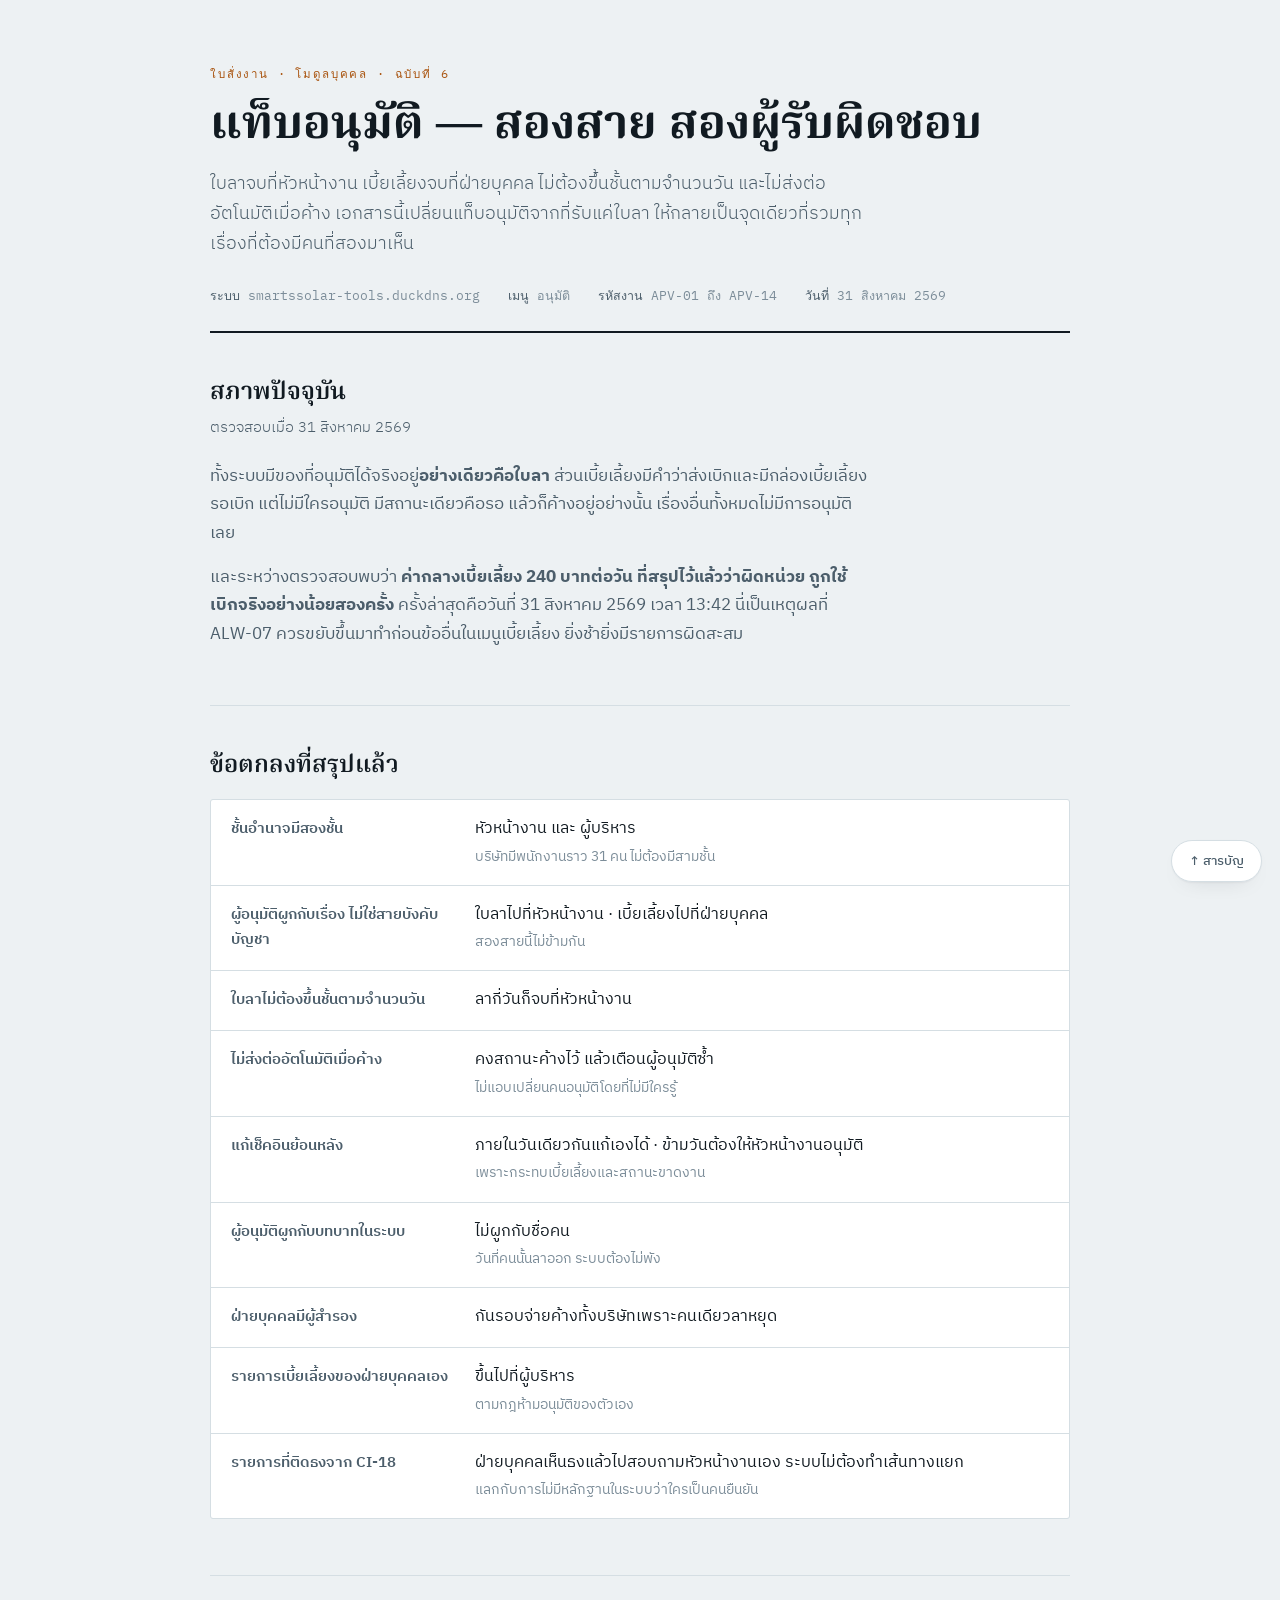
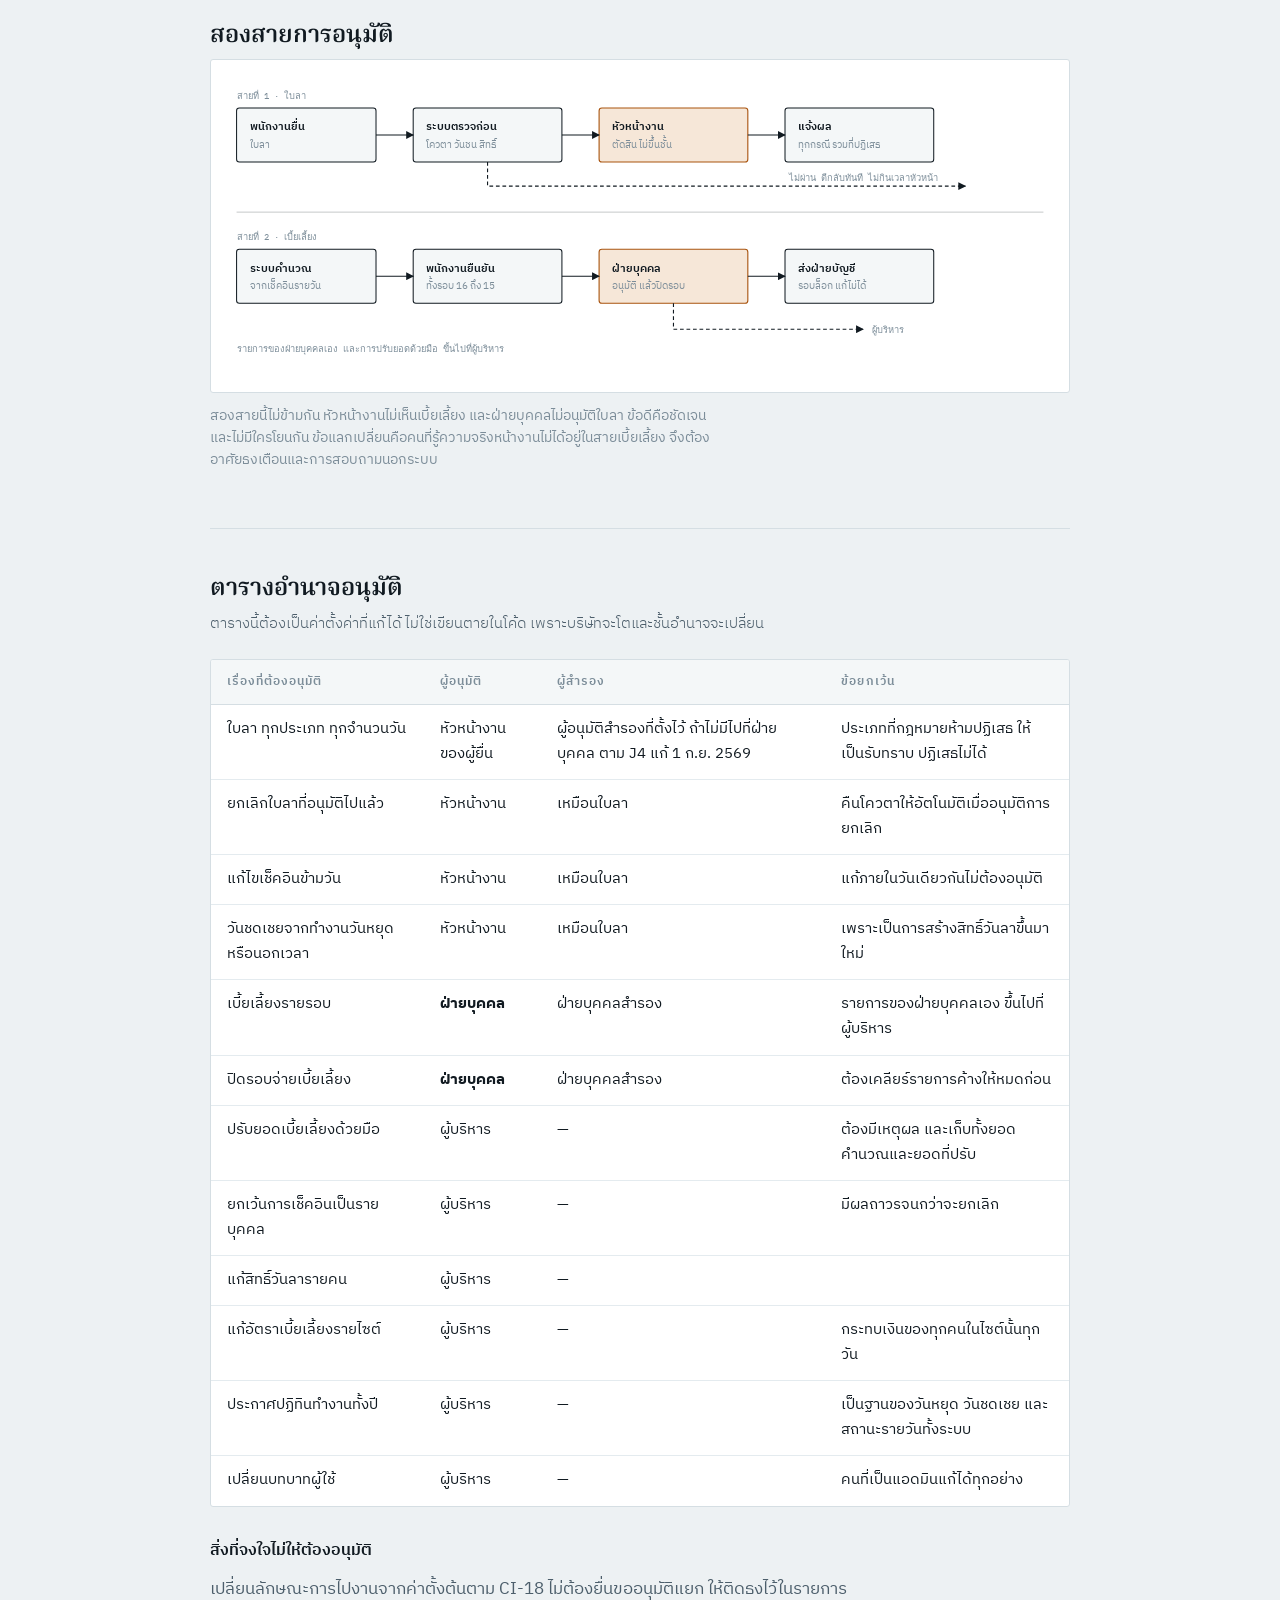
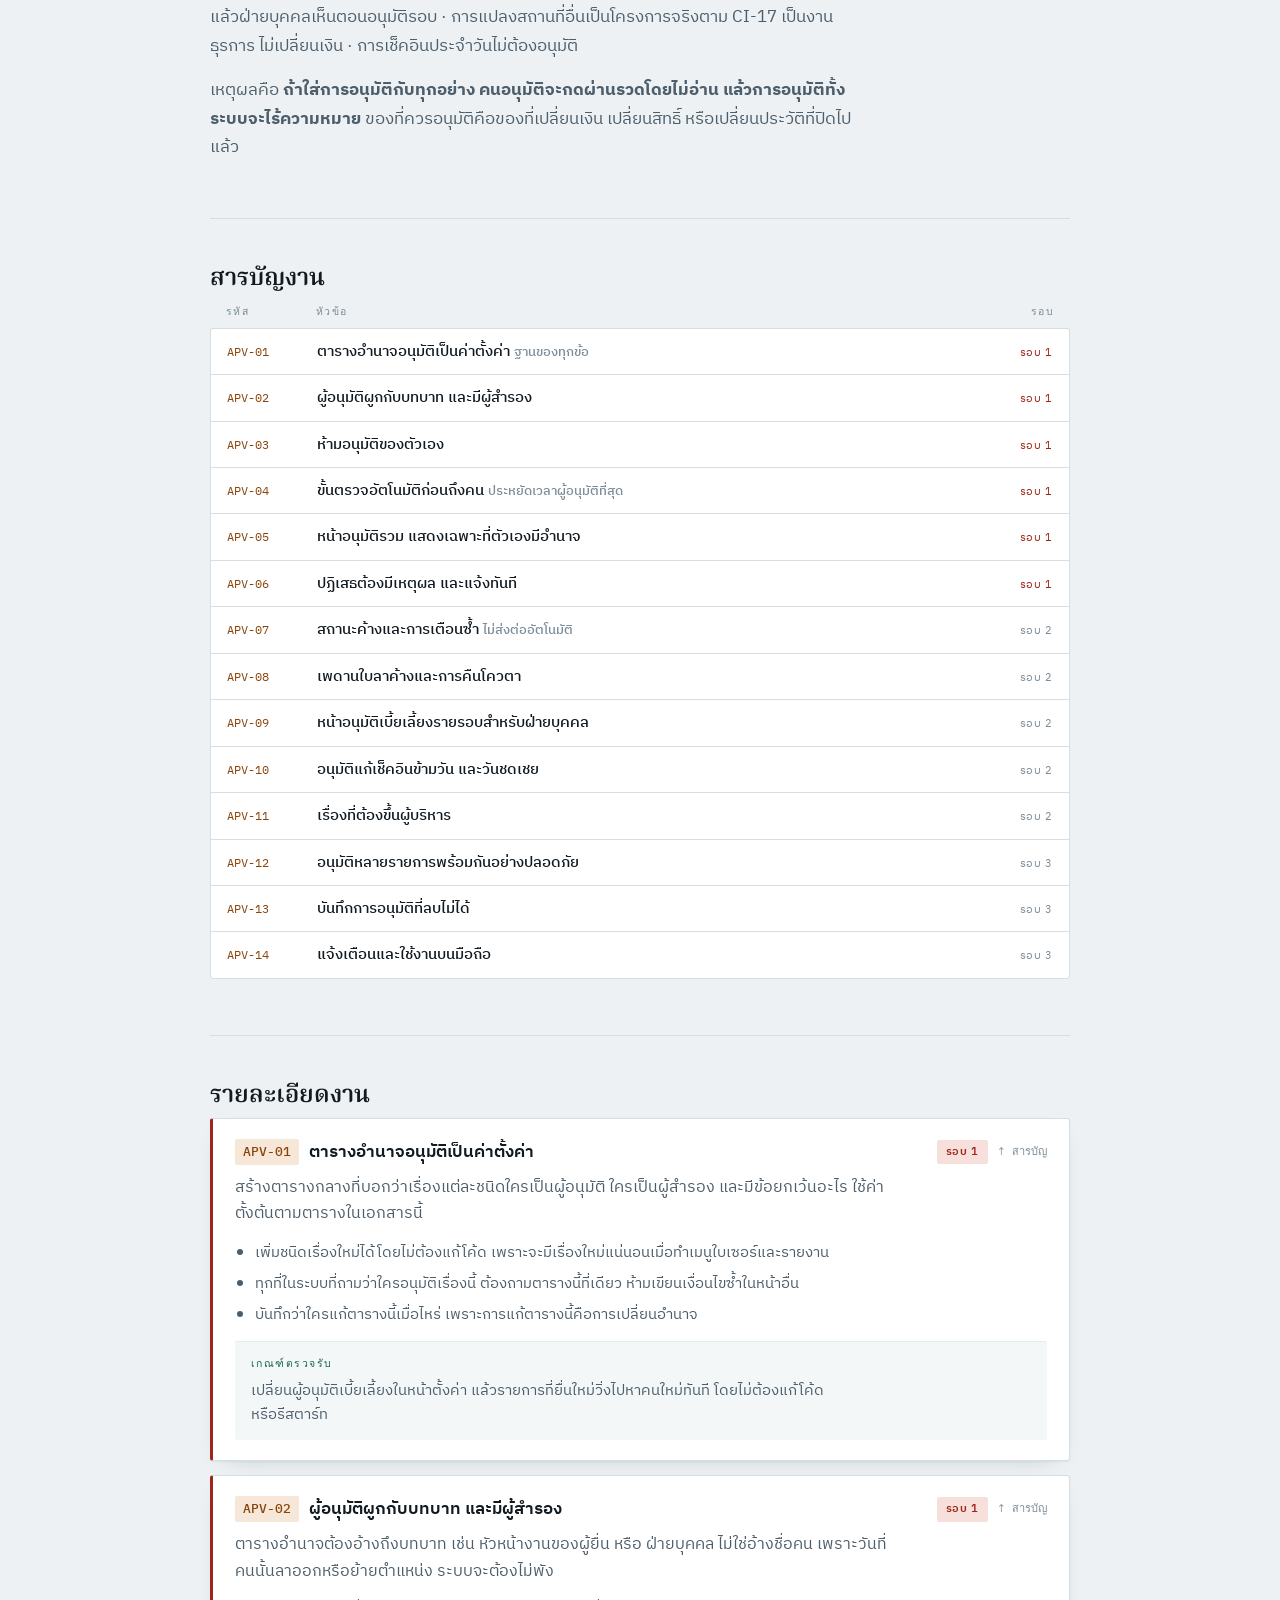
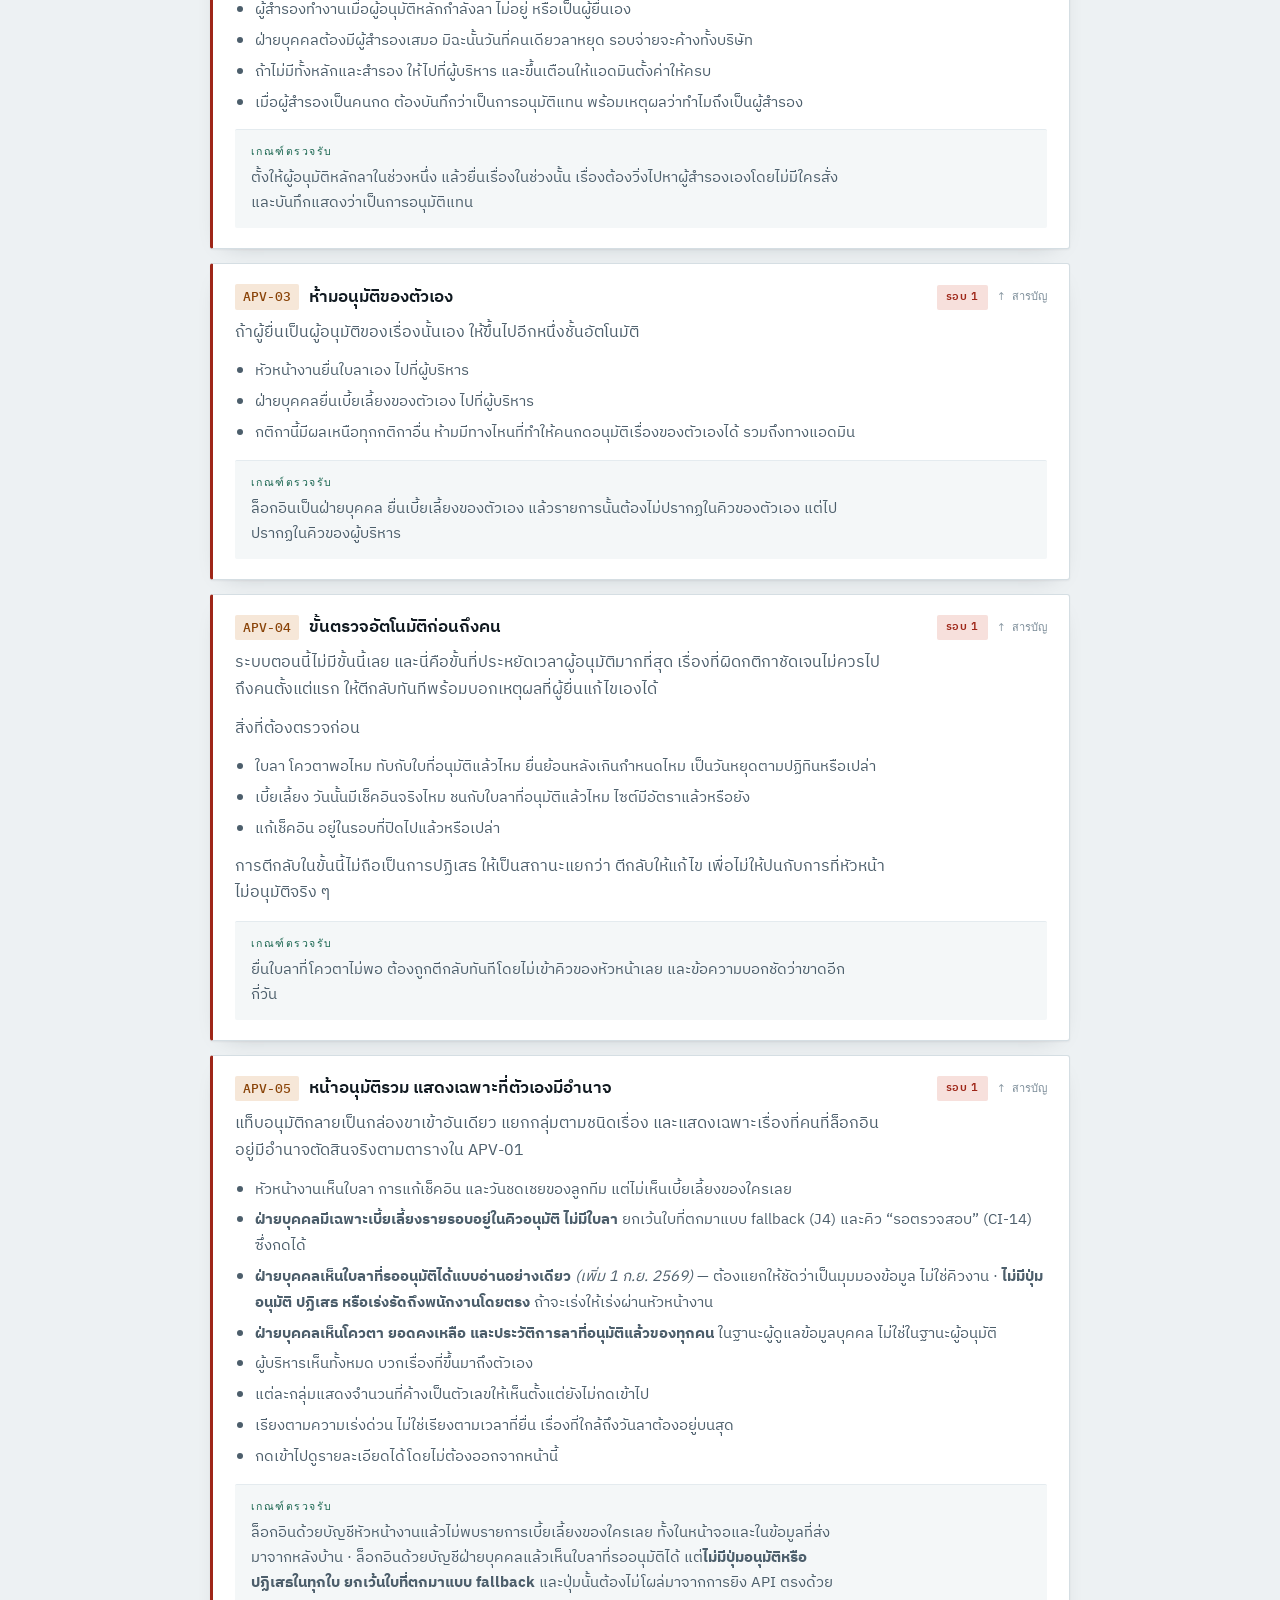
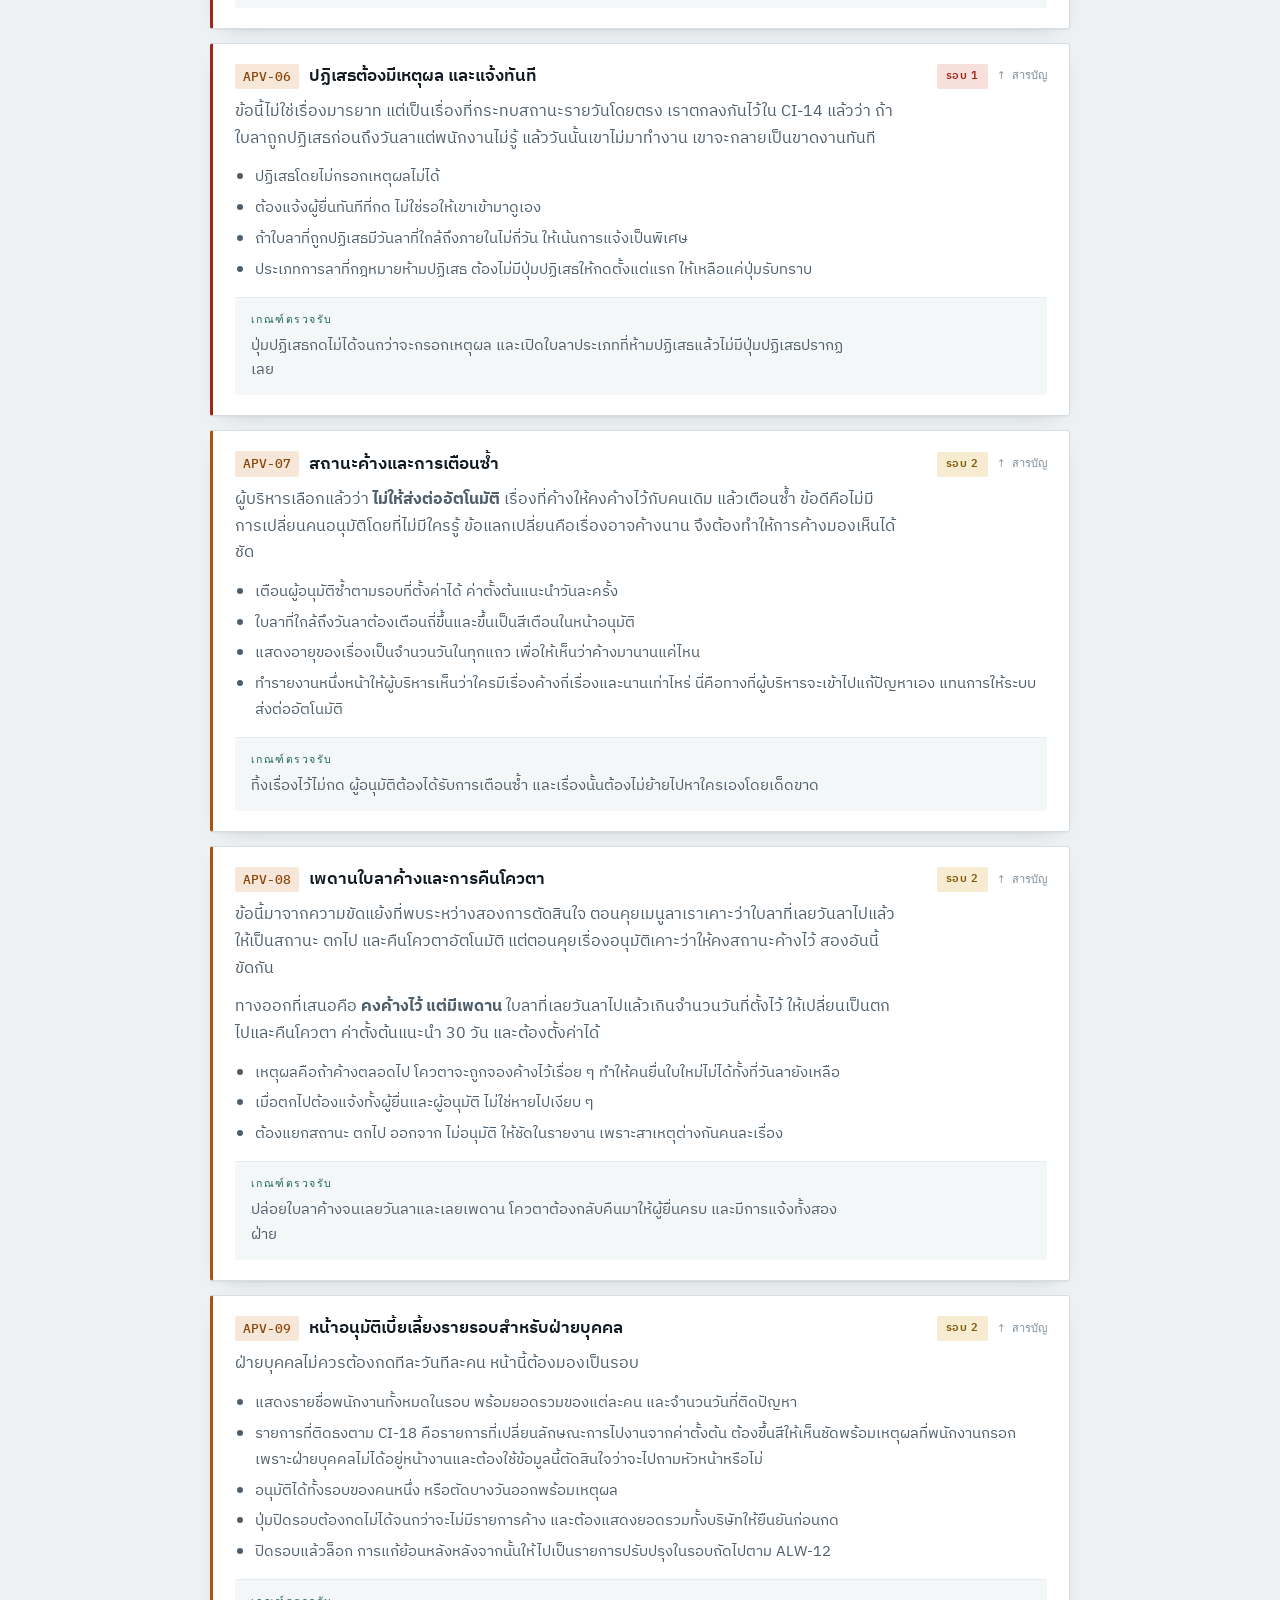
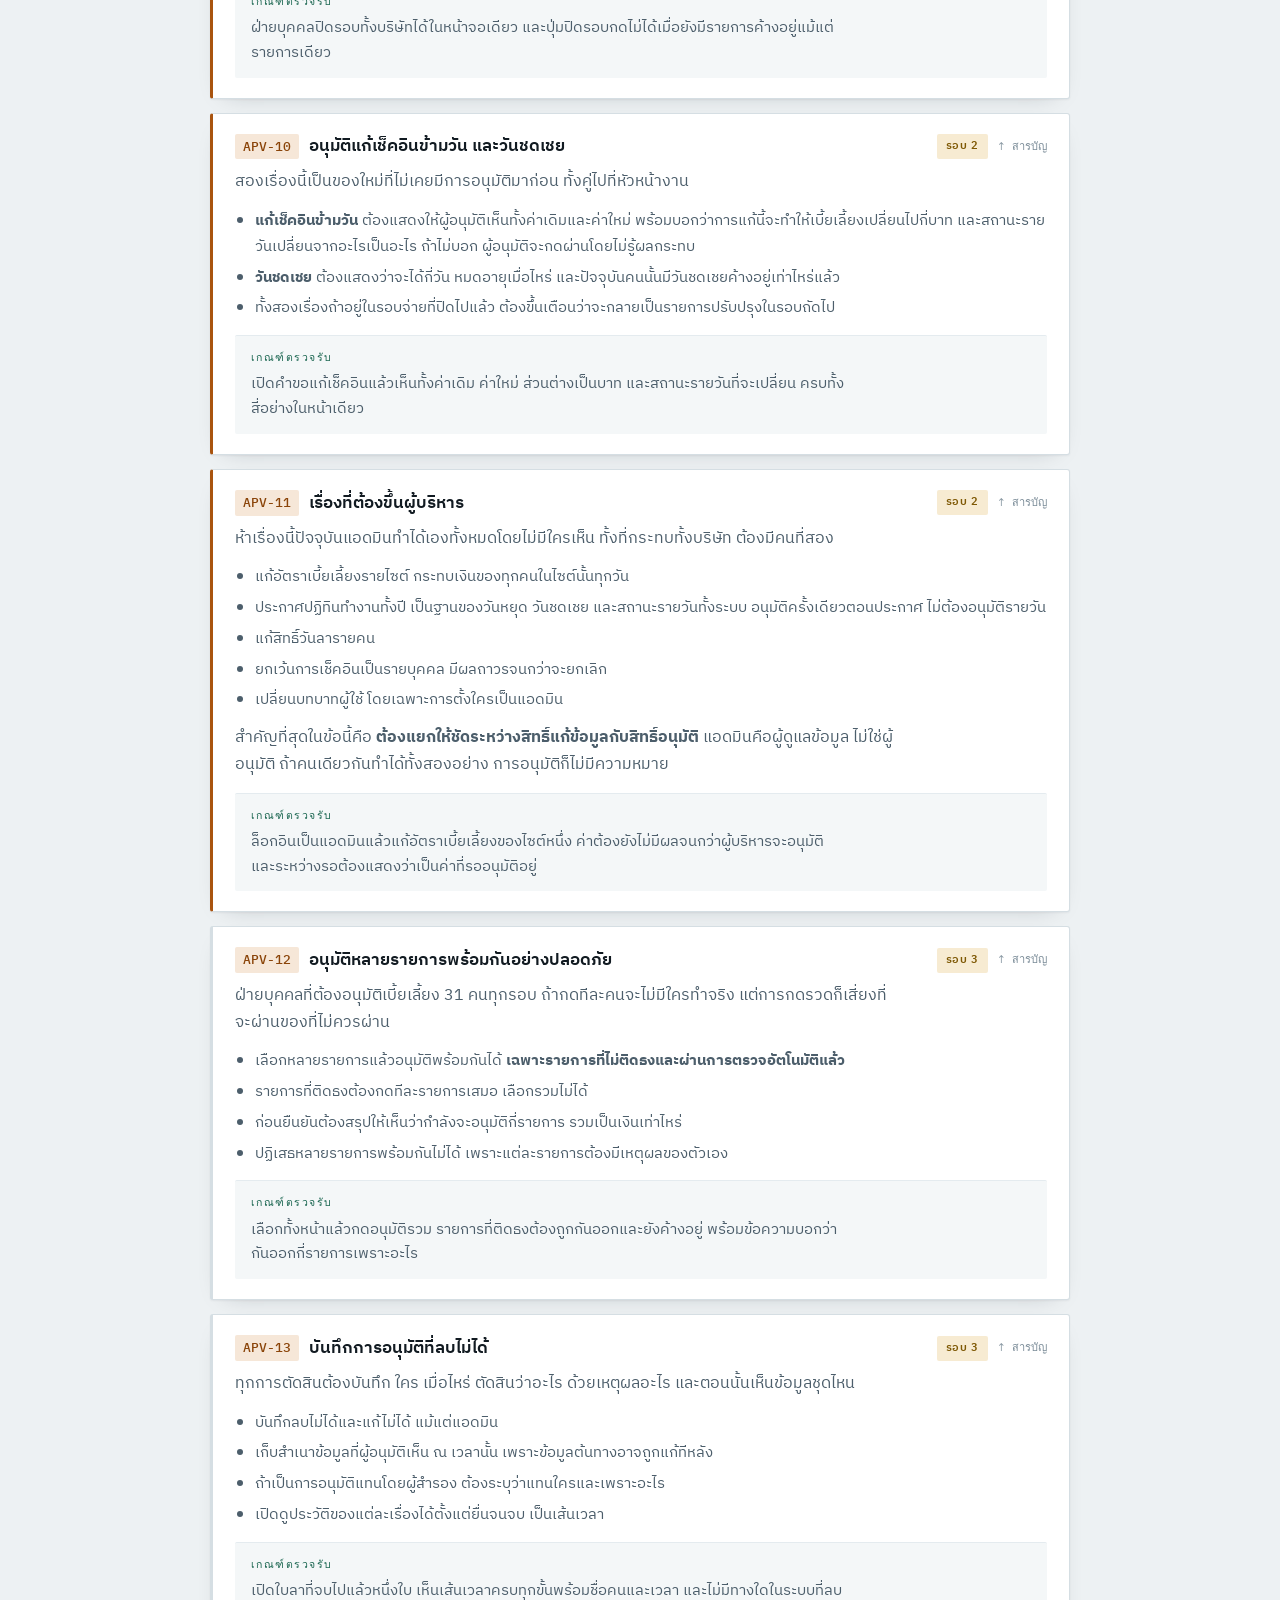
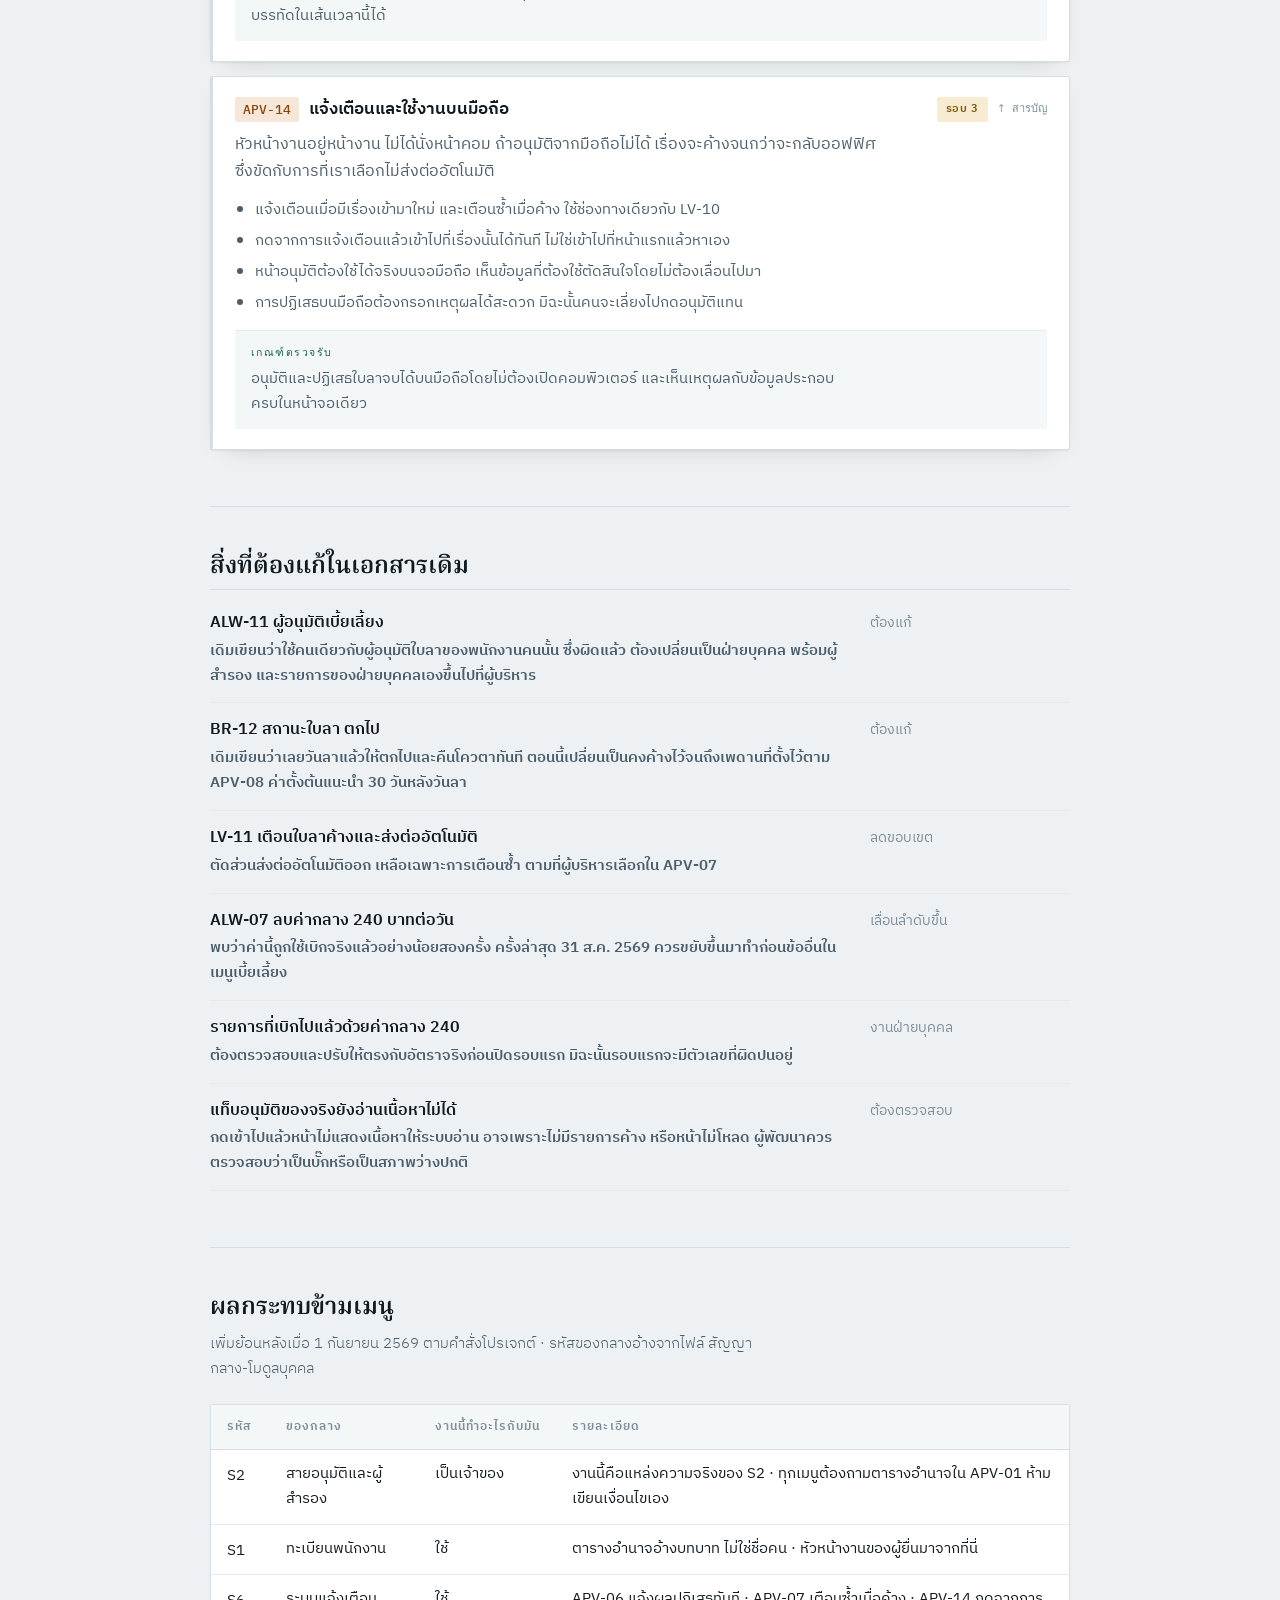
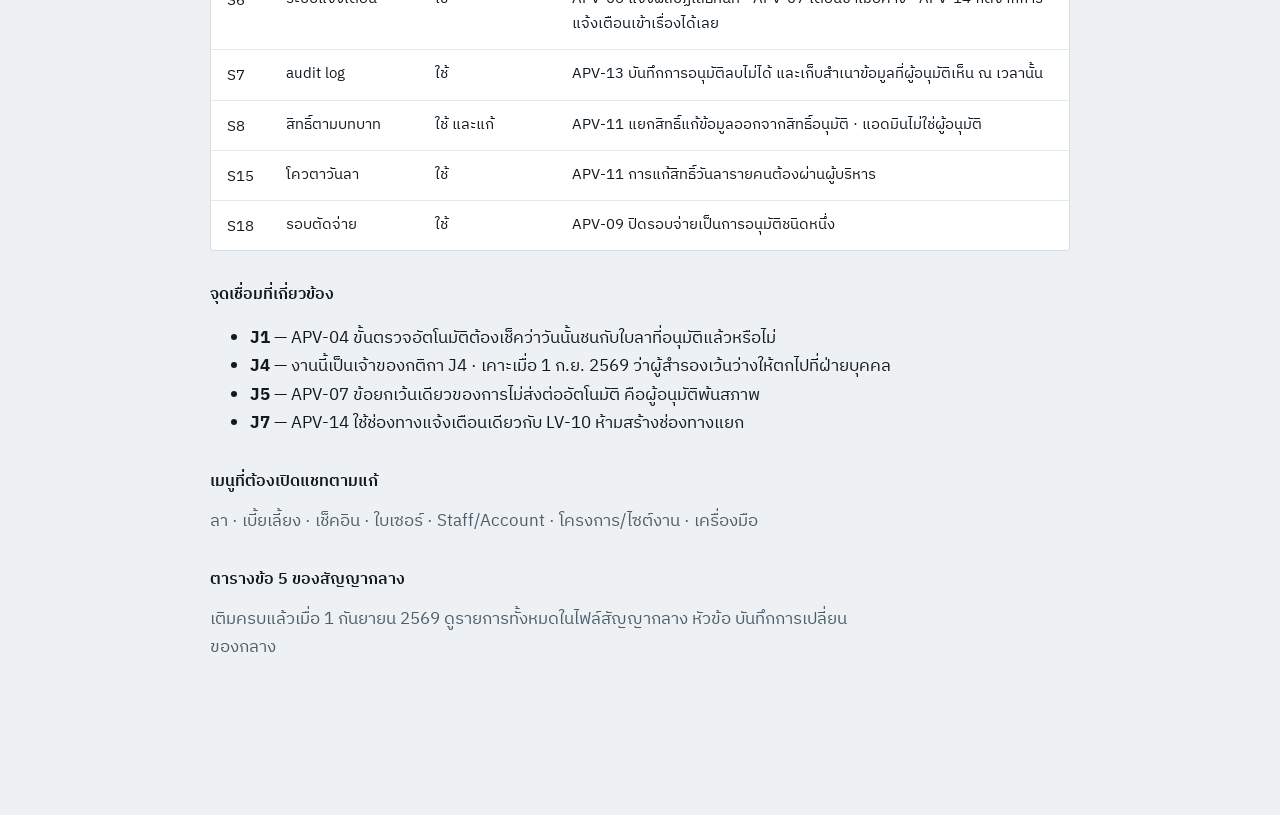
<file: docs/workorder-approval.html>
<!DOCTYPE html>
<html lang="th">
<head>
<meta charset="utf-8">
<meta name="viewport" content="width=device-width, initial-scale=1">
<title>ใบสั่งงานแท็บอนุมัติ Solar Tools</title>
<link rel="preconnect" href="https://fonts.googleapis.com">
<link rel="preconnect" href="https://fonts.gstatic.com" crossorigin>
<link rel="stylesheet" href="https://fonts.googleapis.com/css2?family=IBM+Plex+Mono:wght@400;500&family=IBM+Plex+Sans+Thai:wght@300;400;500;600&family=Noto+Serif+Thai:wght@500;600;700&display=swap">

<style>
:root{
  --bg:#EDF1F3;--surface:#FFFFFF;--surface-2:#F4F7F8;
  --ink:#111A21;--ink-2:#4C5E6B;--ink-3:#7C8D99;
  --line:#D5DEE3;--line-soft:#E4EBEF;
  --accent:#A9540F;--accent-ink:#8A4409;--accent-soft:#F6E7D8;
  --critical:#9E2618;--critical-soft:#F7E0DC;
  --warn:#7E5804;--warn-soft:#F7EBD2;
  --ok:#1A6650;--ok-soft:#DDEEE7;
  --shadow:0 1px 2px rgba(17,26,33,.05), 0 8px 24px -16px rgba(17,26,33,.28);
}
@media (prefers-color-scheme: dark){
  :root:not([data-theme="light"]){
    --bg:#0C1317;--surface:#141E24;--surface-2:#1A252C;
    --ink:#E8EFF3;--ink-2:#9FB1BC;--ink-3:#758895;
    --line:#25333C;--line-soft:#1E2B33;
    --accent:#E08A42;--accent-ink:#EDA265;--accent-soft:#2C1D11;
    --critical:#E47766;--critical-soft:#301A16;
    --warn:#D9A945;--warn-soft:#2B2210;
    --ok:#54BE97;--ok-soft:#122B23;
    --shadow:0 1px 2px rgba(0,0,0,.4), 0 10px 28px -18px rgba(0,0,0,.9);
  }
}
:root[data-theme="dark"]{
  --bg:#0C1317;--surface:#141E24;--surface-2:#1A252C;
  --ink:#E8EFF3;--ink-2:#9FB1BC;--ink-3:#758895;
  --line:#25333C;--line-soft:#1E2B33;
  --accent:#E08A42;--accent-ink:#EDA265;--accent-soft:#2C1D11;
  --critical:#E47766;--critical-soft:#301A16;
  --warn:#D9A945;--warn-soft:#2B2210;
  --ok:#54BE97;--ok-soft:#122B23;
  --shadow:0 1px 2px rgba(0,0,0,.4), 0 10px 28px -18px rgba(0,0,0,.9);
}
*{box-sizing:border-box}
body{margin:0;background:var(--bg);color:var(--ink);
  font-family:"IBM Plex Sans Thai","Segoe UI",system-ui,sans-serif;
  font-size:16.5px;line-height:1.72;-webkit-font-smoothing:antialiased}
.wrap{max-width:940px;margin:0 auto;padding:clamp(24px,5vw,64px) clamp(18px,4vw,40px) 96px}

.doc-head{border-bottom:2px solid var(--ink);padding-bottom:24px;margin-bottom:44px}
.eyebrow{font-family:"IBM Plex Mono",monospace;font-size:11.5px;letter-spacing:.16em;
  text-transform:uppercase;color:var(--accent);margin:0 0 14px}
h1{font-family:"Noto Serif Thai",Georgia,serif;font-weight:700;font-size:clamp(30px,4.6vw,46px);
  line-height:1.24;margin:0 0 14px;text-wrap:balance}
.lede{font-size:17.5px;color:var(--ink-2);max-width:60ch;margin:0 0 26px;font-weight:300}
.meta{display:flex;flex-wrap:wrap;gap:8px 28px;font-family:"IBM Plex Mono",monospace;font-size:12.5px;color:var(--ink-3)}
.meta b{color:var(--ink-2);font-weight:500}

section{margin:0 0 56px}
h2{font-family:"Noto Serif Thai",Georgia,serif;font-size:24px;font-weight:600;line-height:1.35;margin:0 0 6px;text-wrap:balance}
.sec-note{color:var(--ink-2);font-size:15px;margin:0 0 22px;max-width:62ch;font-weight:300}
h3{font-size:16px;font-weight:600;margin:30px 0 12px}
p.body{color:var(--ink-2);max-width:66ch;margin:0 0 16px}

.decisions{display:grid;gap:1px;background:var(--line);border:1px solid var(--line);border-radius:3px;overflow:hidden}
.dec{background:var(--surface);padding:16px 20px;display:grid;gap:4px}
@media (min-width:680px){.dec{grid-template-columns:220px minmax(0,1fr);gap:24px;align-items:baseline}}
.dec dt{font-weight:600;font-size:14.5px;color:var(--ink-2)}
.dec dd{margin:0;font-size:15.5px}
.dec dd em{font-style:normal;color:var(--ink-3);font-size:14px;display:block;margin-top:2px}

.tablewrap{overflow-x:auto;border:1px solid var(--line);border-radius:3px;background:var(--surface)}
table{border-collapse:collapse;width:100%;min-width:560px;font-size:14.6px}
th{text-align:left;font-weight:600;font-size:11.5px;letter-spacing:.09em;text-transform:uppercase;
  color:var(--ink-3);padding:12px 16px;border-bottom:1px solid var(--line);background:var(--surface-2);white-space:nowrap}
td{padding:12px 16px;border-bottom:1px solid var(--line-soft);vertical-align:top}
tr:last-child td{border-bottom:none}
td.mono{font-family:"IBM Plex Mono",monospace;white-space:nowrap}
td small{display:block;color:var(--ink-3);font-size:12.5px;margin-top:2px}

#index{scroll-margin-top:24px}
.idx{display:grid;gap:1px;background:var(--line);border:1px solid var(--line);border-radius:3px;overflow:hidden}
.idx a{display:grid;grid-template-columns:76px minmax(0,1fr) 66px;gap:14px;align-items:baseline;
  background:var(--surface);padding:10px 16px;text-decoration:none;color:inherit}
.idx a:hover,.idx a:focus{background:var(--surface-2)}
.idx code{font-family:"IBM Plex Mono",monospace;font-size:12px;color:var(--accent-ink)}
.idx b{font-weight:500;font-size:14.8px}
.idx b em{font-style:normal;color:var(--ink-3);font-size:13px}
.idx .ph{font-size:11px;text-transform:uppercase;letter-spacing:.06em;color:var(--ink-3);text-align:right;white-space:nowrap}
.idx a[data-p="1"] .ph{color:var(--critical)}
.idx-head{display:grid;grid-template-columns:76px minmax(0,1fr) 66px;gap:14px;padding:0 16px 8px;
  font-family:"IBM Plex Mono",monospace;font-size:10.5px;letter-spacing:.12em;text-transform:uppercase;color:var(--ink-3)}
.idx-head i{font-style:normal}
.idx-head i:last-child{text-align:right}

.req{scroll-margin-top:24px;background:var(--surface);border:1px solid var(--line);border-left:3px solid var(--line);
  border-radius:3px;padding:20px 22px;margin-bottom:14px;box-shadow:var(--shadow)}
.req[data-p="1"]{border-left-color:var(--critical)}
.req[data-p="2"]{border-left-color:var(--accent)}
.req-top{display:flex;flex-wrap:wrap;align-items:center;gap:10px;margin-bottom:10px}
.rid{font-family:"IBM Plex Mono",monospace;font-size:12.5px;font-weight:500;color:var(--accent-ink);
  background:var(--accent-soft);padding:2px 8px;border-radius:2px}
.req h4{font-size:17px;font-weight:600;margin:0;flex:1 1 240px;line-height:1.45}
.chip{font-size:11px;font-weight:600;letter-spacing:.06em;text-transform:uppercase;padding:3px 9px;border-radius:2px;white-space:nowrap}
.chip.p1{background:var(--critical-soft);color:var(--critical)}
.chip.p2{background:var(--warn-soft);color:var(--warn)}
.back{margin-left:auto;font-family:"IBM Plex Mono",monospace;font-size:11px;color:var(--ink-3);
  text-decoration:none;white-space:nowrap;border-bottom:1px solid transparent}
.back:hover,.back:focus{color:var(--accent-ink);border-bottom-color:var(--accent)}
.req p{margin:0 0 12px;color:var(--ink-2);font-size:15.5px;max-width:66ch}
.req ul{margin:0 0 12px;padding-left:20px;color:var(--ink-2);font-size:15px}
.req li{margin-bottom:5px}
.req > :last-child{margin-bottom:0}
.accept{background:var(--surface-2);border-radius:2px;padding:12px 16px;margin-top:14px;border-top:1px solid var(--line-soft)}
.accept b{display:block;font-family:"IBM Plex Mono",monospace;font-size:10.5px;letter-spacing:.14em;
  text-transform:uppercase;color:var(--ok);margin-bottom:6px;font-weight:500}
.accept p{margin:0;font-size:14.5px;color:var(--ink-2)}

.mock{font-family:"IBM Plex Mono",monospace;font-size:13.5px;line-height:1.85;background:var(--surface-2);
  border:1px dashed var(--line);border-radius:3px;padding:16px 18px;margin:0 0 14px;white-space:pre-wrap;
  color:var(--ink-2);overflow-x:auto}
.mock strong{color:var(--ink);font-weight:500}

figure{margin:0 0 8px}
figure svg{width:100%;max-width:100%;height:auto;display:block;color:var(--ink)}
figcaption{font-size:13.5px;color:var(--ink-3);margin-top:12px;line-height:1.65;max-width:64ch}
.dg{background:var(--surface);border:1px solid var(--line);border-radius:3px;padding:22px 20px;overflow-x:auto}
svg .n{fill:var(--surface-2);stroke:currentColor;stroke-width:1.1}
svg .n-q{fill:var(--accent-soft);stroke:var(--accent);stroke-width:1.2}
svg text{font-family:"IBM Plex Sans Thai",sans-serif;fill:currentColor}
svg .tm{font-size:12px;font-weight:600}
svg .ts{font-size:10.5px;fill:var(--ink-3)}
svg .tl{font-family:"IBM Plex Mono",monospace;font-size:10px;fill:var(--ink-3)}
svg .ln{stroke:currentColor;stroke-width:1.2;fill:none}

.log{border-top:1px solid var(--line);padding-top:6px}
.log-item{display:grid;gap:2px;padding:14px 0;border-bottom:1px solid var(--line-soft)}
@media (min-width:680px){.log-item{grid-template-columns:1fr 200px;gap:24px;align-items:baseline}}
.log-item b{font-weight:600;font-size:15.5px}
.log-item span{color:var(--ink-3);font-size:14px}
.log-item i{font-style:normal;color:var(--ink-2);font-size:14.5px;display:block;margin-top:2px}

.backtop{position:fixed;right:18px;bottom:18px;z-index:5;background:var(--surface);border:1px solid var(--line);
  border-radius:999px;padding:9px 17px;font-size:13px;font-weight:500;color:var(--ink-2);
  text-decoration:none;box-shadow:var(--shadow);white-space:nowrap}
.backtop:hover,.backtop:focus{color:var(--accent-ink);border-color:var(--accent)}
@media print{.backtop,.back{display:none}}
:focus-visible{outline:2px solid var(--accent);outline-offset:2px}
hr.rule{border:none;border-top:1px solid var(--line);margin:0 0 44px}
</style>
</head>
<body>
<div class="wrap">

<header class="doc-head">
  <p class="eyebrow">ใบสั่งงาน · โมดูลบุคคล · ฉบับที่ 6</p>
  <h1>แท็บอนุมัติ — สองสาย สองผู้รับผิดชอบ</h1>
  <p class="lede">ใบลาจบที่หัวหน้างาน เบี้ยเลี้ยงจบที่ฝ่ายบุคคล ไม่ต้องขึ้นชั้นตามจำนวนวัน และไม่ส่งต่ออัตโนมัติเมื่อค้าง เอกสารนี้เปลี่ยนแท็บอนุมัติจากที่รับแค่ใบลา ให้กลายเป็นจุดเดียวที่รวมทุกเรื่องที่ต้องมีคนที่สองมาเห็น</p>
  <div class="meta">
    <span><b>ระบบ</b> smartssolar-tools.duckdns.org</span>
    <span><b>เมนู</b> อนุมัติ</span>
    <span><b>รหัสงาน</b> APV-01 ถึง APV-14</span>
    <span><b>วันที่</b> 31 สิงหาคม 2569</span>
  </div>
</header>

<section>
  <h2>สภาพปัจจุบัน</h2>
  <p class="sec-note">ตรวจสอบเมื่อ 31 สิงหาคม 2569</p>
  <p class="body">ทั้งระบบมีของที่อนุมัติได้จริงอยู่<b>อย่างเดียวคือใบลา</b> ส่วนเบี้ยเลี้ยงมีคำว่าส่งเบิกและมีกล่องเบี้ยเลี้ยงรอเบิก แต่ไม่มีใครอนุมัติ มีสถานะเดียวคือรอ แล้วก็ค้างอยู่อย่างนั้น เรื่องอื่นทั้งหมดไม่มีการอนุมัติเลย</p>
  <p class="body">และระหว่างตรวจสอบพบว่า <b>ค่ากลางเบี้ยเลี้ยง 240 บาทต่อวัน ที่สรุปไว้แล้วว่าผิดหน่วย ถูกใช้เบิกจริงอย่างน้อยสองครั้ง</b> ครั้งล่าสุดคือวันที่ 31 สิงหาคม 2569 เวลา 13:42 นี่เป็นเหตุผลที่ ALW-07 ควรขยับขึ้นมาทำก่อนข้ออื่นในเมนูเบี้ยเลี้ยง ยิ่งช้ายิ่งมีรายการผิดสะสม</p>
</section>

<hr class="rule">

<section>
  <h2>ข้อตกลงที่สรุปแล้ว</h2>
  <dl class="decisions">
    <div class="dec"><dt>ชั้นอำนาจมีสองชั้น</dt><dd>หัวหน้างาน และ ผู้บริหาร<em>บริษัทมีพนักงานราว 31 คน ไม่ต้องมีสามชั้น</em></dd></div>
    <div class="dec"><dt>ผู้อนุมัติผูกกับเรื่อง ไม่ใช่สายบังคับบัญชา</dt><dd>ใบลาไปที่หัวหน้างาน · เบี้ยเลี้ยงไปที่ฝ่ายบุคคล<em>สองสายนี้ไม่ข้ามกัน</em></dd></div>
    <div class="dec"><dt>ใบลาไม่ต้องขึ้นชั้นตามจำนวนวัน</dt><dd>ลากี่วันก็จบที่หัวหน้างาน</dd></div>
    <div class="dec"><dt>ไม่ส่งต่ออัตโนมัติเมื่อค้าง</dt><dd>คงสถานะค้างไว้ แล้วเตือนผู้อนุมัติซ้ำ<em>ไม่แอบเปลี่ยนคนอนุมัติโดยที่ไม่มีใครรู้</em></dd></div>
    <div class="dec"><dt>แก้เช็คอินย้อนหลัง</dt><dd>ภายในวันเดียวกันแก้เองได้ · ข้ามวันต้องให้หัวหน้างานอนุมัติ<em>เพราะกระทบเบี้ยเลี้ยงและสถานะขาดงาน</em></dd></div>
    <div class="dec"><dt>ผู้อนุมัติผูกกับบทบาทในระบบ</dt><dd>ไม่ผูกกับชื่อคน<em>วันที่คนนั้นลาออก ระบบต้องไม่พัง</em></dd></div>
    <div class="dec"><dt>ฝ่ายบุคคลมีผู้สำรอง</dt><dd>กันรอบจ่ายค้างทั้งบริษัทเพราะคนเดียวลาหยุด</dd></div>
    <div class="dec"><dt>รายการเบี้ยเลี้ยงของฝ่ายบุคคลเอง</dt><dd>ขึ้นไปที่ผู้บริหาร<em>ตามกฎห้ามอนุมัติของตัวเอง</em></dd></div>
    <div class="dec"><dt>รายการที่ติดธงจาก CI-18</dt><dd>ฝ่ายบุคคลเห็นธงแล้วไปสอบถามหัวหน้างานเอง ระบบไม่ต้องทำเส้นทางแยก<em>แลกกับการไม่มีหลักฐานในระบบว่าใครเป็นคนยืนยัน</em></dd></div>
  </dl>
</section>

<hr class="rule">

<section>
  <h2>สองสายการอนุมัติ</h2>
  <figure>
    <div class="dg">
      <svg viewBox="0 0 880 310" role="img" aria-label="แผนภาพสองสายการอนุมัติ ใบลาและเบี้ยเลี้ยง">
        <defs>
          <marker id="ar3" viewBox="0 0 10 10" refX="9" refY="5" markerWidth="7" markerHeight="7" orient="auto-start-reverse">
            <path d="M0 0 L10 5 L0 10 z" fill="currentColor"/>
          </marker>
        </defs>

        <text class="tl" x="6" y="18">สายที่ 1 · ใบลา</text>
        <rect class="n" x="6" y="28" width="150" height="58" rx="3"/>
        <text class="tm" x="20" y="52">พนักงานยื่น</text>
        <text class="ts" x="20" y="71">ใบลา</text>

        <rect class="n" x="196" y="28" width="160" height="58" rx="3"/>
        <text class="tm" x="210" y="52">ระบบตรวจก่อน</text>
        <text class="ts" x="210" y="71">โควตา วันชน สิทธิ์</text>

        <rect class="n-q" x="396" y="28" width="160" height="58" rx="3"/>
        <text class="tm" x="410" y="52">หัวหน้างาน</text>
        <text class="ts" x="410" y="71">ตัดสิน ไม่ขึ้นชั้น</text>

        <rect class="n" x="596" y="28" width="160" height="58" rx="3"/>
        <text class="tm" x="610" y="52">แจ้งผล</text>
        <text class="ts" x="610" y="71">ทุกกรณี รวมที่ปฏิเสธ</text>

        <path class="ln" d="M156 57 L196 57" marker-end="url(#ar3)"/>
        <path class="ln" d="M356 57 L396 57" marker-end="url(#ar3)"/>
        <path class="ln" d="M556 57 L596 57" marker-end="url(#ar3)"/>
        <path class="ln" d="M276 86 L276 112 L790 112" marker-end="url(#ar3)" stroke-dasharray="4 3"/>
        <text class="tl" x="600" y="106">ไม่ผ่าน ตีกลับทันที ไม่กินเวลาหัวหน้า</text>

        <line x1="6" y1="140" x2="874" y2="140" stroke="currentColor" stroke-width="1" opacity=".25"/>

        <text class="tl" x="6" y="170">สายที่ 2 · เบี้ยเลี้ยง</text>
        <rect class="n" x="6" y="180" width="150" height="58" rx="3"/>
        <text class="tm" x="20" y="204">ระบบคำนวณ</text>
        <text class="ts" x="20" y="223">จากเช็คอินรายวัน</text>

        <rect class="n" x="196" y="180" width="160" height="58" rx="3"/>
        <text class="tm" x="210" y="204">พนักงานยืนยัน</text>
        <text class="ts" x="210" y="223">ทั้งรอบ 16 ถึง 15</text>

        <rect class="n-q" x="396" y="180" width="160" height="58" rx="3"/>
        <text class="tm" x="410" y="204">ฝ่ายบุคคล</text>
        <text class="ts" x="410" y="223">อนุมัติ แล้วปิดรอบ</text>

        <rect class="n" x="596" y="180" width="160" height="58" rx="3"/>
        <text class="tm" x="610" y="204">ส่งฝ่ายบัญชี</text>
        <text class="ts" x="610" y="223">รอบล็อก แก้ไม่ได้</text>

        <path class="ln" d="M156 209 L196 209" marker-end="url(#ar3)"/>
        <path class="ln" d="M356 209 L396 209" marker-end="url(#ar3)"/>
        <path class="ln" d="M556 209 L596 209" marker-end="url(#ar3)"/>
        <path class="ln" d="M476 238 L476 266 L680 266" marker-end="url(#ar3)" stroke-dasharray="4 3"/>
        <text class="tl" x="6" y="290">รายการของฝ่ายบุคคลเอง และการปรับยอดด้วยมือ ขึ้นไปที่ผู้บริหาร</text>
        <text class="tl" x="690" y="270">ผู้บริหาร</text>
      </svg>
    </div>
    <figcaption>สองสายนี้ไม่ข้ามกัน หัวหน้างานไม่เห็นเบี้ยเลี้ยง และฝ่ายบุคคลไม่อนุมัติใบลา ข้อดีคือชัดเจนและไม่มีใครโยนกัน ข้อแลกเปลี่ยนคือคนที่รู้ความจริงหน้างานไม่ได้อยู่ในสายเบี้ยเลี้ยง จึงต้องอาศัยธงเตือนและการสอบถามนอกระบบ</figcaption>
  </figure>
</section>

<hr class="rule">

<section>
  <h2>ตารางอำนาจอนุมัติ</h2>
  <p class="sec-note">ตารางนี้ต้องเป็นค่าตั้งค่าที่แก้ได้ ไม่ใช่เขียนตายในโค้ด เพราะบริษัทจะโตและชั้นอำนาจจะเปลี่ยน</p>
  <div class="tablewrap">
    <table>
      <thead><tr><th>เรื่องที่ต้องอนุมัติ</th><th>ผู้อนุมัติ</th><th>ผู้สำรอง</th><th>ข้อยกเว้น</th></tr></thead>
      <tbody>
        <tr><td>ใบลา ทุกประเภท ทุกจำนวนวัน</td><td>หัวหน้างานของผู้ยื่น</td><td>ผู้อนุมัติสำรองที่ตั้งไว้ ถ้าไม่มีไปที่ฝ่ายบุคคล ตาม J4 แก้ 1 ก.ย. 2569</td><td>ประเภทที่กฎหมายห้ามปฏิเสธ ให้เป็นรับทราบ ปฏิเสธไม่ได้</td></tr>
        <tr><td>ยกเลิกใบลาที่อนุมัติไปแล้ว</td><td>หัวหน้างาน</td><td>เหมือนใบลา</td><td>คืนโควตาให้อัตโนมัติเมื่ออนุมัติการยกเลิก</td></tr>
        <tr><td>แก้ไขเช็คอินข้ามวัน</td><td>หัวหน้างาน</td><td>เหมือนใบลา</td><td>แก้ภายในวันเดียวกันไม่ต้องอนุมัติ</td></tr>
        <tr><td>วันชดเชยจากทำงานวันหยุดหรือนอกเวลา</td><td>หัวหน้างาน</td><td>เหมือนใบลา</td><td>เพราะเป็นการสร้างสิทธิ์วันลาขึ้นมาใหม่</td></tr>
        <tr><td>เบี้ยเลี้ยงรายรอบ</td><td><b>ฝ่ายบุคคล</b></td><td>ฝ่ายบุคคลสำรอง</td><td>รายการของฝ่ายบุคคลเอง ขึ้นไปที่ผู้บริหาร</td></tr>
        <tr><td>ปิดรอบจ่ายเบี้ยเลี้ยง</td><td><b>ฝ่ายบุคคล</b></td><td>ฝ่ายบุคคลสำรอง</td><td>ต้องเคลียร์รายการค้างให้หมดก่อน</td></tr>
        <tr><td>ปรับยอดเบี้ยเลี้ยงด้วยมือ</td><td>ผู้บริหาร</td><td>—</td><td>ต้องมีเหตุผล และเก็บทั้งยอดคำนวณและยอดที่ปรับ</td></tr>
        <tr><td>ยกเว้นการเช็คอินเป็นรายบุคคล</td><td>ผู้บริหาร</td><td>—</td><td>มีผลถาวรจนกว่าจะยกเลิก</td></tr>
        <tr><td>แก้สิทธิ์วันลารายคน</td><td>ผู้บริหาร</td><td>—</td><td></td></tr>
        <tr><td>แก้อัตราเบี้ยเลี้ยงรายไซต์</td><td>ผู้บริหาร</td><td>—</td><td>กระทบเงินของทุกคนในไซต์นั้นทุกวัน</td></tr>
        <tr><td>ประกาศปฏิทินทำงานทั้งปี</td><td>ผู้บริหาร</td><td>—</td><td>เป็นฐานของวันหยุด วันชดเชย และสถานะรายวันทั้งระบบ</td></tr>
        <tr><td>เปลี่ยนบทบาทผู้ใช้</td><td>ผู้บริหาร</td><td>—</td><td>คนที่เป็นแอดมินแก้ได้ทุกอย่าง</td></tr>
      </tbody>
    </table>
  </div>
  <h3>สิ่งที่จงใจไม่ให้ต้องอนุมัติ</h3>
  <p class="body">เปลี่ยนลักษณะการไปงานจากค่าตั้งต้นตาม CI-18 ไม่ต้องยื่นขออนุมัติแยก ให้ติดธงไว้ในรายการแล้วฝ่ายบุคคลเห็นตอนอนุมัติรอบ · การแปลงสถานที่อื่นเป็นโครงการจริงตาม CI-17 เป็นงานธุรการ ไม่เปลี่ยนเงิน · การเช็คอินประจำวันไม่ต้องอนุมัติ</p>
  <p class="body">เหตุผลคือ <b>ถ้าใส่การอนุมัติกับทุกอย่าง คนอนุมัติจะกดผ่านรวดโดยไม่อ่าน แล้วการอนุมัติทั้งระบบจะไร้ความหมาย</b> ของที่ควรอนุมัติคือของที่เปลี่ยนเงิน เปลี่ยนสิทธิ์ หรือเปลี่ยนประวัติที่ปิดไปแล้ว</p>
</section>

<hr class="rule">

<section id="index">
  <h2>สารบัญงาน</h2>
  <div class="idx-head"><i>รหัส</i><i>หัวข้อ</i><i>รอบ</i></div>
  <nav class="idx">
    <a href="#APV-01" data-p="1"><code>APV-01</code><b>ตารางอำนาจอนุมัติเป็นค่าตั้งค่า <em>ฐานของทุกข้อ</em></b><span class="ph">รอบ 1</span></a>
    <a href="#APV-02" data-p="1"><code>APV-02</code><b>ผู้อนุมัติผูกกับบทบาท และมีผู้สำรอง</b><span class="ph">รอบ 1</span></a>
    <a href="#APV-03" data-p="1"><code>APV-03</code><b>ห้ามอนุมัติของตัวเอง</b><span class="ph">รอบ 1</span></a>
    <a href="#APV-04" data-p="1"><code>APV-04</code><b>ขั้นตรวจอัตโนมัติก่อนถึงคน <em>ประหยัดเวลาผู้อนุมัติที่สุด</em></b><span class="ph">รอบ 1</span></a>
    <a href="#APV-05" data-p="1"><code>APV-05</code><b>หน้าอนุมัติรวม แสดงเฉพาะที่ตัวเองมีอำนาจ</b><span class="ph">รอบ 1</span></a>
    <a href="#APV-06" data-p="1"><code>APV-06</code><b>ปฏิเสธต้องมีเหตุผล และแจ้งทันที</b><span class="ph">รอบ 1</span></a>
    <a href="#APV-07" data-p="2"><code>APV-07</code><b>สถานะค้างและการเตือนซ้ำ <em>ไม่ส่งต่ออัตโนมัติ</em></b><span class="ph">รอบ 2</span></a>
    <a href="#APV-08" data-p="2"><code>APV-08</code><b>เพดานใบลาค้างและการคืนโควตา</b><span class="ph">รอบ 2</span></a>
    <a href="#APV-09" data-p="2"><code>APV-09</code><b>หน้าอนุมัติเบี้ยเลี้ยงรายรอบสำหรับฝ่ายบุคคล</b><span class="ph">รอบ 2</span></a>
    <a href="#APV-10" data-p="2"><code>APV-10</code><b>อนุมัติแก้เช็คอินข้ามวัน และวันชดเชย</b><span class="ph">รอบ 2</span></a>
    <a href="#APV-11" data-p="2"><code>APV-11</code><b>เรื่องที่ต้องขึ้นผู้บริหาร</b><span class="ph">รอบ 2</span></a>
    <a href="#APV-12" data-p="3"><code>APV-12</code><b>อนุมัติหลายรายการพร้อมกันอย่างปลอดภัย</b><span class="ph">รอบ 3</span></a>
    <a href="#APV-13" data-p="3"><code>APV-13</code><b>บันทึกการอนุมัติที่ลบไม่ได้</b><span class="ph">รอบ 3</span></a>
    <a href="#APV-14" data-p="3"><code>APV-14</code><b>แจ้งเตือนและใช้งานบนมือถือ</b><span class="ph">รอบ 3</span></a>
  </nav>
</section>

<hr class="rule">

<section>
  <h2>รายละเอียดงาน</h2>

  <article class="req" id="APV-01" data-p="1">
    <div class="req-top"><span class="rid">APV-01</span><h4>ตารางอำนาจอนุมัติเป็นค่าตั้งค่า</h4><span class="chip p1">รอบ 1</span><a class="back" href="#index">↑ สารบัญ</a></div>
    <p>สร้างตารางกลางที่บอกว่าเรื่องแต่ละชนิดใครเป็นผู้อนุมัติ ใครเป็นผู้สำรอง และมีข้อยกเว้นอะไร ใช้ค่าตั้งต้นตามตารางในเอกสารนี้</p>
    <ul>
      <li>เพิ่มชนิดเรื่องใหม่ได้โดยไม่ต้องแก้โค้ด เพราะจะมีเรื่องใหม่แน่นอนเมื่อทำเมนูใบเซอร์และรายงาน</li>
      <li>ทุกที่ในระบบที่ถามว่าใครอนุมัติเรื่องนี้ ต้องถามตารางนี้ที่เดียว ห้ามเขียนเงื่อนไขซ้ำในหน้าอื่น</li>
      <li>บันทึกว่าใครแก้ตารางนี้เมื่อไหร่ เพราะการแก้ตารางนี้คือการเปลี่ยนอำนาจ</li>
    </ul>
    <div class="accept"><b>เกณฑ์ตรวจรับ</b><p>เปลี่ยนผู้อนุมัติเบี้ยเลี้ยงในหน้าตั้งค่า แล้วรายการที่ยื่นใหม่วิ่งไปหาคนใหม่ทันที โดยไม่ต้องแก้โค้ดหรือรีสตาร์ท</p></div>
  </article>

  <article class="req" id="APV-02" data-p="1">
    <div class="req-top"><span class="rid">APV-02</span><h4>ผู้อนุมัติผูกกับบทบาท และมีผู้สำรอง</h4><span class="chip p1">รอบ 1</span><a class="back" href="#index">↑ สารบัญ</a></div>
    <p>ตารางอำนาจต้องอ้างถึงบทบาท เช่น หัวหน้างานของผู้ยื่น หรือ ฝ่ายบุคคล ไม่ใช่อ้างชื่อคน เพราะวันที่คนนั้นลาออกหรือย้ายตำแหน่ง ระบบจะต้องไม่พัง</p>
    <ul>
      <li>ผู้สำรองทำงานเมื่อผู้อนุมัติหลักกำลังลา ไม่อยู่ หรือเป็นผู้ยื่นเอง</li>
      <li>ฝ่ายบุคคลต้องมีผู้สำรองเสมอ มิฉะนั้นวันที่คนเดียวลาหยุด รอบจ่ายจะค้างทั้งบริษัท</li>
      <li>ถ้าไม่มีทั้งหลักและสำรอง ให้ไปที่ผู้บริหาร และขึ้นเตือนให้แอดมินตั้งค่าให้ครบ</li>
      <li>เมื่อผู้สำรองเป็นคนกด ต้องบันทึกว่าเป็นการอนุมัติแทน พร้อมเหตุผลว่าทำไมถึงเป็นผู้สำรอง</li>
    </ul>
    <div class="accept"><b>เกณฑ์ตรวจรับ</b><p>ตั้งให้ผู้อนุมัติหลักลาในช่วงหนึ่ง แล้วยื่นเรื่องในช่วงนั้น เรื่องต้องวิ่งไปหาผู้สำรองเองโดยไม่มีใครสั่ง และบันทึกแสดงว่าเป็นการอนุมัติแทน</p></div>
  </article>

  <article class="req" id="APV-03" data-p="1">
    <div class="req-top"><span class="rid">APV-03</span><h4>ห้ามอนุมัติของตัวเอง</h4><span class="chip p1">รอบ 1</span><a class="back" href="#index">↑ สารบัญ</a></div>
    <p>ถ้าผู้ยื่นเป็นผู้อนุมัติของเรื่องนั้นเอง ให้ขึ้นไปอีกหนึ่งชั้นอัตโนมัติ</p>
    <ul>
      <li>หัวหน้างานยื่นใบลาเอง ไปที่ผู้บริหาร</li>
      <li>ฝ่ายบุคคลยื่นเบี้ยเลี้ยงของตัวเอง ไปที่ผู้บริหาร</li>
      <li>กติกานี้มีผลเหนือทุกกติกาอื่น ห้ามมีทางไหนที่ทำให้คนกดอนุมัติเรื่องของตัวเองได้ รวมถึงทางแอดมิน</li>
    </ul>
    <div class="accept"><b>เกณฑ์ตรวจรับ</b><p>ล็อกอินเป็นฝ่ายบุคคล ยื่นเบี้ยเลี้ยงของตัวเอง แล้วรายการนั้นต้องไม่ปรากฏในคิวของตัวเอง แต่ไปปรากฏในคิวของผู้บริหาร</p></div>
  </article>

  <article class="req" id="APV-04" data-p="1">
    <div class="req-top"><span class="rid">APV-04</span><h4>ขั้นตรวจอัตโนมัติก่อนถึงคน</h4><span class="chip p1">รอบ 1</span><a class="back" href="#index">↑ สารบัญ</a></div>
    <p>ระบบตอนนี้ไม่มีขั้นนี้เลย และนี่คือขั้นที่ประหยัดเวลาผู้อนุมัติมากที่สุด เรื่องที่ผิดกติกาชัดเจนไม่ควรไปถึงคนตั้งแต่แรก ให้ตีกลับทันทีพร้อมบอกเหตุผลที่ผู้ยื่นแก้ไขเองได้</p>
    <p>สิ่งที่ต้องตรวจก่อน</p>
    <ul>
      <li>ใบลา โควตาพอไหม ทับกับใบที่อนุมัติแล้วไหม ยื่นย้อนหลังเกินกำหนดไหม เป็นวันหยุดตามปฏิทินหรือเปล่า</li>
      <li>เบี้ยเลี้ยง วันนั้นมีเช็คอินจริงไหม ชนกับใบลาที่อนุมัติแล้วไหม ไซต์มีอัตราแล้วหรือยัง</li>
      <li>แก้เช็คอิน อยู่ในรอบที่ปิดไปแล้วหรือเปล่า</li>
    </ul>
    <p>การตีกลับในขั้นนี้ไม่ถือเป็นการปฏิเสธ ให้เป็นสถานะแยกว่า ตีกลับให้แก้ไข เพื่อไม่ให้ปนกับการที่หัวหน้าไม่อนุมัติจริง ๆ</p>
    <div class="accept"><b>เกณฑ์ตรวจรับ</b><p>ยื่นใบลาที่โควตาไม่พอ ต้องถูกตีกลับทันทีโดยไม่เข้าคิวของหัวหน้าเลย และข้อความบอกชัดว่าขาดอีกกี่วัน</p></div>
  </article>

  <article class="req" id="APV-05" data-p="1">
    <div class="req-top"><span class="rid">APV-05</span><h4>หน้าอนุมัติรวม แสดงเฉพาะที่ตัวเองมีอำนาจ</h4><span class="chip p1">รอบ 1</span><a class="back" href="#index">↑ สารบัญ</a></div>
    <p>แท็บอนุมัติกลายเป็นกล่องขาเข้าอันเดียว แยกกลุ่มตามชนิดเรื่อง และแสดงเฉพาะเรื่องที่คนที่ล็อกอินอยู่มีอำนาจตัดสินจริงตามตารางใน APV-01</p>
    <ul>
      <li>หัวหน้างานเห็นใบลา การแก้เช็คอิน และวันชดเชยของลูกทีม แต่ไม่เห็นเบี้ยเลี้ยงของใครเลย</li>
      <li><strong>ฝ่ายบุคคลมีเฉพาะเบี้ยเลี้ยงรายรอบอยู่ในคิวอนุมัติ ไม่มีใบลา</strong> ยกเว้นใบที่ตกมาแบบ fallback (J4) และคิว “รอตรวจสอบ” (CI-14) ซึ่งกดได้</li>
      <li><strong>ฝ่ายบุคคลเห็นใบลาที่รออนุมัติได้แบบอ่านอย่างเดียว</strong> <em>(เพิ่ม 1 ก.ย. 2569)</em> — ต้องแยกให้ชัดว่าเป็นมุมมองข้อมูล ไม่ใช่คิวงาน · <strong>ไม่มีปุ่มอนุมัติ ปฏิเสธ หรือเร่งรัดถึงพนักงานโดยตรง</strong> ถ้าจะเร่งให้เร่งผ่านหัวหน้างาน</li>
      <li><strong>ฝ่ายบุคคลเห็นโควตา ยอดคงเหลือ และประวัติการลาที่อนุมัติแล้วของทุกคน</strong> ในฐานะผู้ดูแลข้อมูลบุคคล ไม่ใช่ในฐานะผู้อนุมัติ</li>
      <li>ผู้บริหารเห็นทั้งหมด บวกเรื่องที่ขึ้นมาถึงตัวเอง</li>
      <li>แต่ละกลุ่มแสดงจำนวนที่ค้างเป็นตัวเลขให้เห็นตั้งแต่ยังไม่กดเข้าไป</li>
      <li>เรียงตามความเร่งด่วน ไม่ใช่เรียงตามเวลาที่ยื่น เรื่องที่ใกล้ถึงวันลาต้องอยู่บนสุด</li>
      <li>กดเข้าไปดูรายละเอียดได้โดยไม่ต้องออกจากหน้านี้</li>
    </ul>
    <div class="accept"><b>เกณฑ์ตรวจรับ</b><p>ล็อกอินด้วยบัญชีหัวหน้างานแล้วไม่พบรายการเบี้ยเลี้ยงของใครเลย ทั้งในหน้าจอและในข้อมูลที่ส่งมาจากหลังบ้าน · ล็อกอินด้วยบัญชีฝ่ายบุคคลแล้วเห็นใบลาที่รออนุมัติได้ แต่<strong>ไม่มีปุ่มอนุมัติหรือปฏิเสธในทุกใบ ยกเว้นใบที่ตกมาแบบ fallback</strong> และปุ่มนั้นต้องไม่โผล่มาจากการยิง API ตรงด้วย</p></div>
  </article>

  <article class="req" id="APV-06" data-p="1">
    <div class="req-top"><span class="rid">APV-06</span><h4>ปฏิเสธต้องมีเหตุผล และแจ้งทันที</h4><span class="chip p1">รอบ 1</span><a class="back" href="#index">↑ สารบัญ</a></div>
    <p>ข้อนี้ไม่ใช่เรื่องมารยาท แต่เป็นเรื่องที่กระทบสถานะรายวันโดยตรง เราตกลงกันไว้ใน CI-14 แล้วว่า ถ้าใบลาถูกปฏิเสธก่อนถึงวันลาแต่พนักงานไม่รู้ แล้ววันนั้นเขาไม่มาทำงาน เขาจะกลายเป็นขาดงานทันที</p>
    <ul>
      <li>ปฏิเสธโดยไม่กรอกเหตุผลไม่ได้</li>
      <li>ต้องแจ้งผู้ยื่นทันทีที่กด ไม่ใช่รอให้เขาเข้ามาดูเอง</li>
      <li>ถ้าใบลาที่ถูกปฏิเสธมีวันลาที่ใกล้ถึงภายในไม่กี่วัน ให้เน้นการแจ้งเป็นพิเศษ</li>
      <li>ประเภทการลาที่กฎหมายห้ามปฏิเสธ ต้องไม่มีปุ่มปฏิเสธให้กดตั้งแต่แรก ให้เหลือแค่ปุ่มรับทราบ</li>
    </ul>
    <div class="accept"><b>เกณฑ์ตรวจรับ</b><p>ปุ่มปฏิเสธกดไม่ได้จนกว่าจะกรอกเหตุผล และเปิดใบลาประเภทที่ห้ามปฏิเสธแล้วไม่มีปุ่มปฏิเสธปรากฏเลย</p></div>
  </article>

  <article class="req" id="APV-07" data-p="2">
    <div class="req-top"><span class="rid">APV-07</span><h4>สถานะค้างและการเตือนซ้ำ</h4><span class="chip p2">รอบ 2</span><a class="back" href="#index">↑ สารบัญ</a></div>
    <p>ผู้บริหารเลือกแล้วว่า <b>ไม่ให้ส่งต่ออัตโนมัติ</b> เรื่องที่ค้างให้คงค้างไว้กับคนเดิม แล้วเตือนซ้ำ ข้อดีคือไม่มีการเปลี่ยนคนอนุมัติโดยที่ไม่มีใครรู้ ข้อแลกเปลี่ยนคือเรื่องอาจค้างนาน จึงต้องทำให้การค้างมองเห็นได้ชัด</p>
    <ul>
      <li>เตือนผู้อนุมัติซ้ำตามรอบที่ตั้งค่าได้ ค่าตั้งต้นแนะนำวันละครั้ง</li>
      <li>ใบลาที่ใกล้ถึงวันลาต้องเตือนถี่ขึ้นและขึ้นเป็นสีเตือนในหน้าอนุมัติ</li>
      <li>แสดงอายุของเรื่องเป็นจำนวนวันในทุกแถว เพื่อให้เห็นว่าค้างมานานแค่ไหน</li>
      <li>ทำรายงานหนึ่งหน้าให้ผู้บริหารเห็นว่าใครมีเรื่องค้างกี่เรื่องและนานเท่าไหร่ นี่คือทางที่ผู้บริหารจะเข้าไปแก้ปัญหาเอง แทนการให้ระบบส่งต่ออัตโนมัติ</li>
    </ul>
    <div class="accept"><b>เกณฑ์ตรวจรับ</b><p>ทิ้งเรื่องไว้ไม่กด ผู้อนุมัติต้องได้รับการเตือนซ้ำ และเรื่องนั้นต้องไม่ย้ายไปหาใครเองโดยเด็ดขาด</p></div>
  </article>

  <article class="req" id="APV-08" data-p="2">
    <div class="req-top"><span class="rid">APV-08</span><h4>เพดานใบลาค้างและการคืนโควตา</h4><span class="chip p2">รอบ 2</span><a class="back" href="#index">↑ สารบัญ</a></div>
    <p>ข้อนี้มาจากความขัดแย้งที่พบระหว่างสองการตัดสินใจ ตอนคุยเมนูลาเราเคาะว่าใบลาที่เลยวันลาไปแล้วให้เป็นสถานะ ตกไป และคืนโควตาอัตโนมัติ แต่ตอนคุยเรื่องอนุมัติเคาะว่าให้คงสถานะค้างไว้ สองอันนี้ขัดกัน</p>
    <p>ทางออกที่เสนอคือ <b>คงค้างไว้ แต่มีเพดาน</b> ใบลาที่เลยวันลาไปแล้วเกินจำนวนวันที่ตั้งไว้ ให้เปลี่ยนเป็นตกไปและคืนโควตา ค่าตั้งต้นแนะนำ 30 วัน และต้องตั้งค่าได้</p>
    <ul>
      <li>เหตุผลคือถ้าค้างตลอดไป โควตาจะถูกจองค้างไว้เรื่อย ๆ ทำให้คนยื่นใบใหม่ไม่ได้ทั้งที่วันลายังเหลือ</li>
      <li>เมื่อตกไปต้องแจ้งทั้งผู้ยื่นและผู้อนุมัติ ไม่ใช่หายไปเงียบ ๆ</li>
      <li>ต้องแยกสถานะ ตกไป ออกจาก ไม่อนุมัติ ให้ชัดในรายงาน เพราะสาเหตุต่างกันคนละเรื่อง</li>
    </ul>
    <div class="accept"><b>เกณฑ์ตรวจรับ</b><p>ปล่อยใบลาค้างจนเลยวันลาและเลยเพดาน โควตาต้องกลับคืนมาให้ผู้ยื่นครบ และมีการแจ้งทั้งสองฝ่าย</p></div>
  </article>

  <article class="req" id="APV-09" data-p="2">
    <div class="req-top"><span class="rid">APV-09</span><h4>หน้าอนุมัติเบี้ยเลี้ยงรายรอบสำหรับฝ่ายบุคคล</h4><span class="chip p2">รอบ 2</span><a class="back" href="#index">↑ สารบัญ</a></div>
    <p>ฝ่ายบุคคลไม่ควรต้องกดทีละวันทีละคน หน้านี้ต้องมองเป็นรอบ</p>
    <ul>
      <li>แสดงรายชื่อพนักงานทั้งหมดในรอบ พร้อมยอดรวมของแต่ละคน และจำนวนวันที่ติดปัญหา</li>
      <li>รายการที่ติดธงตาม CI-18 คือรายการที่เปลี่ยนลักษณะการไปงานจากค่าตั้งต้น ต้องขึ้นสีให้เห็นชัดพร้อมเหตุผลที่พนักงานกรอก เพราะฝ่ายบุคคลไม่ได้อยู่หน้างานและต้องใช้ข้อมูลนี้ตัดสินใจว่าจะไปถามหัวหน้าหรือไม่</li>
      <li>อนุมัติได้ทั้งรอบของคนหนึ่ง หรือตัดบางวันออกพร้อมเหตุผล</li>
      <li>ปุ่มปิดรอบต้องกดไม่ได้จนกว่าจะไม่มีรายการค้าง และต้องแสดงยอดรวมทั้งบริษัทให้ยืนยันก่อนกด</li>
      <li>ปิดรอบแล้วล็อก การแก้ย้อนหลังหลังจากนั้นให้ไปเป็นรายการปรับปรุงในรอบถัดไปตาม ALW-12</li>
    </ul>
    <div class="accept"><b>เกณฑ์ตรวจรับ</b><p>ฝ่ายบุคคลปิดรอบทั้งบริษัทได้ในหน้าจอเดียว และปุ่มปิดรอบกดไม่ได้เมื่อยังมีรายการค้างอยู่แม้แต่รายการเดียว</p></div>
  </article>

  <article class="req" id="APV-10" data-p="2">
    <div class="req-top"><span class="rid">APV-10</span><h4>อนุมัติแก้เช็คอินข้ามวัน และวันชดเชย</h4><span class="chip p2">รอบ 2</span><a class="back" href="#index">↑ สารบัญ</a></div>
    <p>สองเรื่องนี้เป็นของใหม่ที่ไม่เคยมีการอนุมัติมาก่อน ทั้งคู่ไปที่หัวหน้างาน</p>
    <ul>
      <li><b>แก้เช็คอินข้ามวัน</b> ต้องแสดงให้ผู้อนุมัติเห็นทั้งค่าเดิมและค่าใหม่ พร้อมบอกว่าการแก้นี้จะทำให้เบี้ยเลี้ยงเปลี่ยนไปกี่บาท และสถานะรายวันเปลี่ยนจากอะไรเป็นอะไร ถ้าไม่บอก ผู้อนุมัติจะกดผ่านโดยไม่รู้ผลกระทบ</li>
      <li><b>วันชดเชย</b> ต้องแสดงว่าจะได้กี่วัน หมดอายุเมื่อไหร่ และปัจจุบันคนนั้นมีวันชดเชยค้างอยู่เท่าไหร่แล้ว</li>
      <li>ทั้งสองเรื่องถ้าอยู่ในรอบจ่ายที่ปิดไปแล้ว ต้องขึ้นเตือนว่าจะกลายเป็นรายการปรับปรุงในรอบถัดไป</li>
    </ul>
    <div class="accept"><b>เกณฑ์ตรวจรับ</b><p>เปิดคำขอแก้เช็คอินแล้วเห็นทั้งค่าเดิม ค่าใหม่ ส่วนต่างเป็นบาท และสถานะรายวันที่จะเปลี่ยน ครบทั้งสี่อย่างในหน้าเดียว</p></div>
  </article>

  <article class="req" id="APV-11" data-p="2">
    <div class="req-top"><span class="rid">APV-11</span><h4>เรื่องที่ต้องขึ้นผู้บริหาร</h4><span class="chip p2">รอบ 2</span><a class="back" href="#index">↑ สารบัญ</a></div>
    <p>ห้าเรื่องนี้ปัจจุบันแอดมินทำได้เองทั้งหมดโดยไม่มีใครเห็น ทั้งที่กระทบทั้งบริษัท ต้องมีคนที่สอง</p>
    <ul>
      <li>แก้อัตราเบี้ยเลี้ยงรายไซต์ กระทบเงินของทุกคนในไซต์นั้นทุกวัน</li>
      <li>ประกาศปฏิทินทำงานทั้งปี เป็นฐานของวันหยุด วันชดเชย และสถานะรายวันทั้งระบบ อนุมัติครั้งเดียวตอนประกาศ ไม่ต้องอนุมัติรายวัน</li>
      <li>แก้สิทธิ์วันลารายคน</li>
      <li>ยกเว้นการเช็คอินเป็นรายบุคคล มีผลถาวรจนกว่าจะยกเลิก</li>
      <li>เปลี่ยนบทบาทผู้ใช้ โดยเฉพาะการตั้งใครเป็นแอดมิน</li>
    </ul>
    <p>สำคัญที่สุดในข้อนี้คือ <b>ต้องแยกให้ชัดระหว่างสิทธิ์แก้ข้อมูลกับสิทธิ์อนุมัติ</b> แอดมินคือผู้ดูแลข้อมูล ไม่ใช่ผู้อนุมัติ ถ้าคนเดียวกันทำได้ทั้งสองอย่าง การอนุมัติก็ไม่มีความหมาย</p>
    <div class="accept"><b>เกณฑ์ตรวจรับ</b><p>ล็อกอินเป็นแอดมินแล้วแก้อัตราเบี้ยเลี้ยงของไซต์หนึ่ง ค่าต้องยังไม่มีผลจนกว่าผู้บริหารจะอนุมัติ และระหว่างรอต้องแสดงว่าเป็นค่าที่รออนุมัติอยู่</p></div>
  </article>

  <article class="req" id="APV-12" data-p="3">
    <div class="req-top"><span class="rid">APV-12</span><h4>อนุมัติหลายรายการพร้อมกันอย่างปลอดภัย</h4><span class="chip p2">รอบ 3</span><a class="back" href="#index">↑ สารบัญ</a></div>
    <p>ฝ่ายบุคคลที่ต้องอนุมัติเบี้ยเลี้ยง 31 คนทุกรอบ ถ้ากดทีละคนจะไม่มีใครทำจริง แต่การกดรวดก็เสี่ยงที่จะผ่านของที่ไม่ควรผ่าน</p>
    <ul>
      <li>เลือกหลายรายการแล้วอนุมัติพร้อมกันได้ <b>เฉพาะรายการที่ไม่ติดธงและผ่านการตรวจอัตโนมัติแล้ว</b></li>
      <li>รายการที่ติดธงต้องกดทีละรายการเสมอ เลือกรวมไม่ได้</li>
      <li>ก่อนยืนยันต้องสรุปให้เห็นว่ากำลังจะอนุมัติกี่รายการ รวมเป็นเงินเท่าไหร่</li>
      <li>ปฏิเสธหลายรายการพร้อมกันไม่ได้ เพราะแต่ละรายการต้องมีเหตุผลของตัวเอง</li>
    </ul>
    <div class="accept"><b>เกณฑ์ตรวจรับ</b><p>เลือกทั้งหน้าแล้วกดอนุมัติรวม รายการที่ติดธงต้องถูกกันออกและยังค้างอยู่ พร้อมข้อความบอกว่ากันออกกี่รายการเพราะอะไร</p></div>
  </article>

  <article class="req" id="APV-13" data-p="3">
    <div class="req-top"><span class="rid">APV-13</span><h4>บันทึกการอนุมัติที่ลบไม่ได้</h4><span class="chip p2">รอบ 3</span><a class="back" href="#index">↑ สารบัญ</a></div>
    <p>ทุกการตัดสินต้องบันทึก ใคร เมื่อไหร่ ตัดสินว่าอะไร ด้วยเหตุผลอะไร และตอนนั้นเห็นข้อมูลชุดไหน</p>
    <ul>
      <li>บันทึกลบไม่ได้และแก้ไม่ได้ แม้แต่แอดมิน</li>
      <li>เก็บสำเนาข้อมูลที่ผู้อนุมัติเห็น ณ เวลานั้น เพราะข้อมูลต้นทางอาจถูกแก้ทีหลัง</li>
      <li>ถ้าเป็นการอนุมัติแทนโดยผู้สำรอง ต้องระบุว่าแทนใครและเพราะอะไร</li>
      <li>เปิดดูประวัติของแต่ละเรื่องได้ตั้งแต่ยื่นจนจบ เป็นเส้นเวลา</li>
    </ul>
    <div class="accept"><b>เกณฑ์ตรวจรับ</b><p>เปิดใบลาที่จบไปแล้วหนึ่งใบ เห็นเส้นเวลาครบทุกขั้นพร้อมชื่อคนและเวลา และไม่มีทางใดในระบบที่ลบบรรทัดในเส้นเวลานี้ได้</p></div>
  </article>

  <article class="req" id="APV-14" data-p="3">
    <div class="req-top"><span class="rid">APV-14</span><h4>แจ้งเตือนและใช้งานบนมือถือ</h4><span class="chip p2">รอบ 3</span><a class="back" href="#index">↑ สารบัญ</a></div>
    <p>หัวหน้างานอยู่หน้างาน ไม่ได้นั่งหน้าคอม ถ้าอนุมัติจากมือถือไม่ได้ เรื่องจะค้างจนกว่าจะกลับออฟฟิศ ซึ่งขัดกับการที่เราเลือกไม่ส่งต่ออัตโนมัติ</p>
    <ul>
      <li>แจ้งเตือนเมื่อมีเรื่องเข้ามาใหม่ และเตือนซ้ำเมื่อค้าง ใช้ช่องทางเดียวกับ LV-10</li>
      <li>กดจากการแจ้งเตือนแล้วเข้าไปที่เรื่องนั้นได้ทันที ไม่ใช่เข้าไปที่หน้าแรกแล้วหาเอง</li>
      <li>หน้าอนุมัติต้องใช้ได้จริงบนจอมือถือ เห็นข้อมูลที่ต้องใช้ตัดสินใจโดยไม่ต้องเลื่อนไปมา</li>
      <li>การปฏิเสธบนมือถือต้องกรอกเหตุผลได้สะดวก มิฉะนั้นคนจะเลี่ยงไปกดอนุมัติแทน</li>
    </ul>
    <div class="accept"><b>เกณฑ์ตรวจรับ</b><p>อนุมัติและปฏิเสธใบลาจบได้บนมือถือโดยไม่ต้องเปิดคอมพิวเตอร์ และเห็นเหตุผลกับข้อมูลประกอบครบในหน้าจอเดียว</p></div>
  </article>
</section>

<hr class="rule">

<section>
  <h2>สิ่งที่ต้องแก้ในเอกสารเดิม</h2>
  <div class="log">
    <div class="log-item"><b>ALW-11 ผู้อนุมัติเบี้ยเลี้ยง<i>เดิมเขียนว่าใช้คนเดียวกับผู้อนุมัติใบลาของพนักงานคนนั้น ซึ่งผิดแล้ว ต้องเปลี่ยนเป็นฝ่ายบุคคล พร้อมผู้สำรอง และรายการของฝ่ายบุคคลเองขึ้นไปที่ผู้บริหาร</i></b><span>ต้องแก้</span></div>
    <div class="log-item"><b>BR-12 สถานะใบลา ตกไป<i>เดิมเขียนว่าเลยวันลาแล้วให้ตกไปและคืนโควตาทันที ตอนนี้เปลี่ยนเป็นคงค้างไว้จนถึงเพดานที่ตั้งไว้ตาม APV-08 ค่าตั้งต้นแนะนำ 30 วันหลังวันลา</i></b><span>ต้องแก้</span></div>
    <div class="log-item"><b>LV-11 เตือนใบลาค้างและส่งต่ออัตโนมัติ<i>ตัดส่วนส่งต่ออัตโนมัติออก เหลือเฉพาะการเตือนซ้ำ ตามที่ผู้บริหารเลือกใน APV-07</i></b><span>ลดขอบเขต</span></div>
    <div class="log-item"><b>ALW-07 ลบค่ากลาง 240 บาทต่อวัน<i>พบว่าค่านี้ถูกใช้เบิกจริงแล้วอย่างน้อยสองครั้ง ครั้งล่าสุด 31 ส.ค. 2569 ควรขยับขึ้นมาทำก่อนข้ออื่นในเมนูเบี้ยเลี้ยง</i></b><span>เลื่อนลำดับขึ้น</span></div>
    <div class="log-item"><b>รายการที่เบิกไปแล้วด้วยค่ากลาง 240<i>ต้องตรวจสอบและปรับให้ตรงกับอัตราจริงก่อนปิดรอบแรก มิฉะนั้นรอบแรกจะมีตัวเลขที่ผิดปนอยู่</i></b><span>งานฝ่ายบุคคล</span></div>
    <div class="log-item"><b>แท็บอนุมัติของจริงยังอ่านเนื้อหาไม่ได้<i>กดเข้าไปแล้วหน้าไม่แสดงเนื้อหาให้ระบบอ่าน อาจเพราะไม่มีรายการค้าง หรือหน้าไม่โหลด ผู้พัฒนาควรตรวจสอบว่าเป็นบั๊กหรือเป็นสภาพว่างปกติ</i></b><span>ต้องตรวจสอบ</span></div>
  </div>
</section>

<hr class="rule">

<section>
  <h2>ผลกระทบข้ามเมนู</h2>
  <p class="sec-note">เพิ่มย้อนหลังเมื่อ 1 กันยายน 2569 ตามคำสั่งโปรเจกต์ · รหัสของกลางอ้างจากไฟล์ สัญญากลาง-โมดูลบุคคล</p>
  <div class="tablewrap">
    <table>
      <thead><tr><th>รหัส</th><th>ของกลาง</th><th>งานนี้ทำอะไรกับมัน</th><th>รายละเอียด</th></tr></thead>
      <tbody>
        <tr><td class="mono">S2</td><td>สายอนุมัติและผู้สำรอง</td><td>เป็นเจ้าของ</td><td>งานนี้คือแหล่งความจริงของ S2 · ทุกเมนูต้องถามตารางอำนาจใน APV-01 ห้ามเขียนเงื่อนไขเอง</td></tr>
        <tr><td class="mono">S1</td><td>ทะเบียนพนักงาน</td><td>ใช้</td><td>ตารางอำนาจอ้างบทบาท ไม่ใช่ชื่อคน · หัวหน้างานของผู้ยื่นมาจากที่นี่</td></tr>
        <tr><td class="mono">S6</td><td>ระบบแจ้งเตือน</td><td>ใช้</td><td>APV-06 แจ้งผลปฏิเสธทันที · APV-07 เตือนซ้ำเมื่อค้าง · APV-14 กดจากการแจ้งเตือนเข้าเรื่องได้เลย</td></tr>
        <tr><td class="mono">S7</td><td>audit log</td><td>ใช้</td><td>APV-13 บันทึกการอนุมัติลบไม่ได้ และเก็บสำเนาข้อมูลที่ผู้อนุมัติเห็น ณ เวลานั้น</td></tr>
        <tr><td class="mono">S8</td><td>สิทธิ์ตามบทบาท</td><td>ใช้ และแก้</td><td>APV-11 แยกสิทธิ์แก้ข้อมูลออกจากสิทธิ์อนุมัติ · แอดมินไม่ใช่ผู้อนุมัติ</td></tr>
        <tr><td class="mono">S15</td><td>โควตาวันลา</td><td>ใช้</td><td>APV-11 การแก้สิทธิ์วันลารายคนต้องผ่านผู้บริหาร</td></tr>
        <tr><td class="mono">S18</td><td>รอบตัดจ่าย</td><td>ใช้</td><td>APV-09 ปิดรอบจ่ายเป็นการอนุมัติชนิดหนึ่ง</td></tr>
      </tbody>
    </table>
  </div>

  <h3>จุดเชื่อมที่เกี่ยวข้อง</h3>
  <ul>
    <li><b>J1</b> — APV-04 ขั้นตรวจอัตโนมัติต้องเช็คว่าวันนั้นชนกับใบลาที่อนุมัติแล้วหรือไม่</li>
    <li><b>J4</b> — งานนี้เป็นเจ้าของกติกา J4 · เคาะเมื่อ 1 ก.ย. 2569 ว่าผู้สำรองเว้นว่างให้ตกไปที่ฝ่ายบุคคล</li>
    <li><b>J5</b> — APV-07 ข้อยกเว้นเดียวของการไม่ส่งต่ออัตโนมัติ คือผู้อนุมัติพ้นสภาพ</li>
    <li><b>J7</b> — APV-14 ใช้ช่องทางแจ้งเตือนเดียวกับ LV-10 ห้ามสร้างช่องทางแยก</li>
  </ul>

  <h3>เมนูที่ต้องเปิดแชทตามแก้</h3>
  <p class="body">ลา · เบี้ยเลี้ยง · เช็คอิน · ใบเซอร์ · Staff/Account · โครงการ/ไซต์งาน · เครื่องมือ</p>

  <h3>ตารางข้อ 5 ของสัญญากลาง</h3>
  <p class="body">เติมครบแล้วเมื่อ 1 กันยายน 2569 ดูรายการทั้งหมดในไฟล์สัญญากลาง หัวข้อ บันทึกการเปลี่ยนของกลาง</p>
</section>

<a class="backtop" href="#index">↑ สารบัญ</a>

</div>
</body>
</html>
</file>
